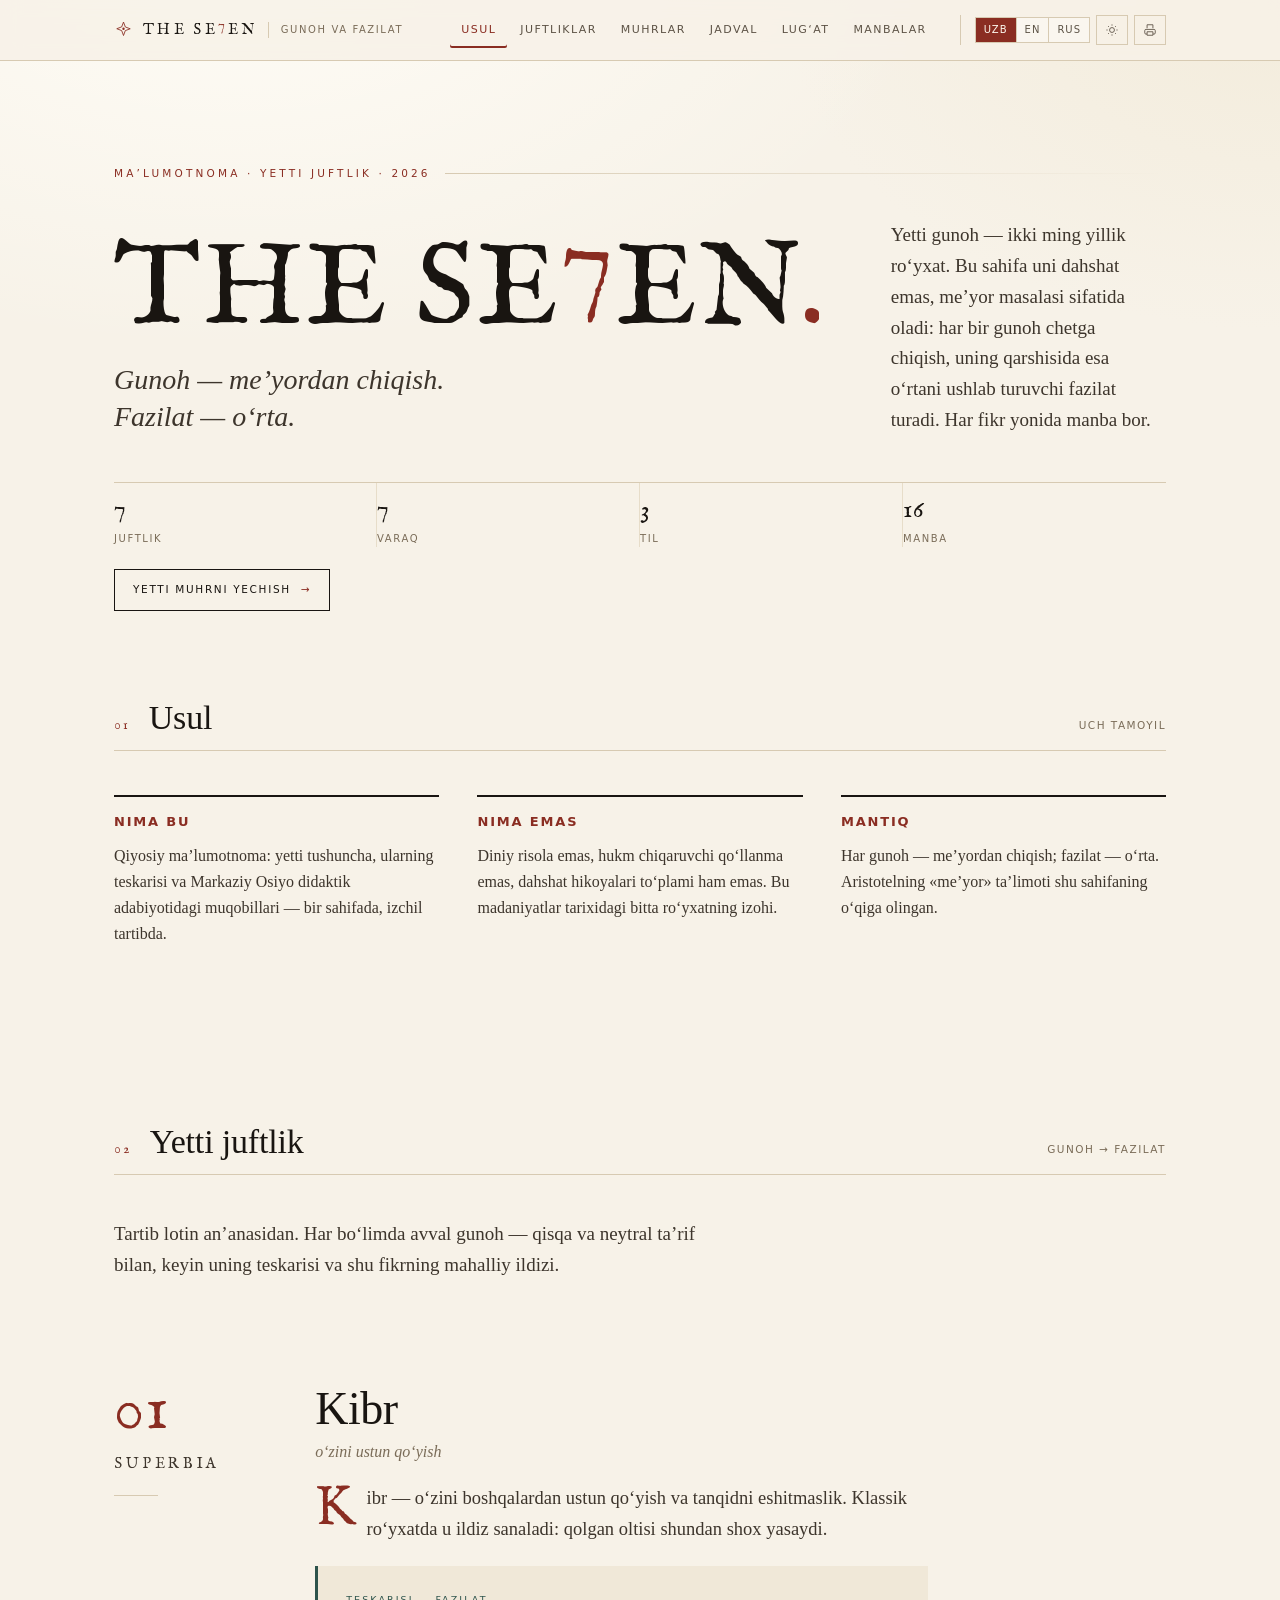
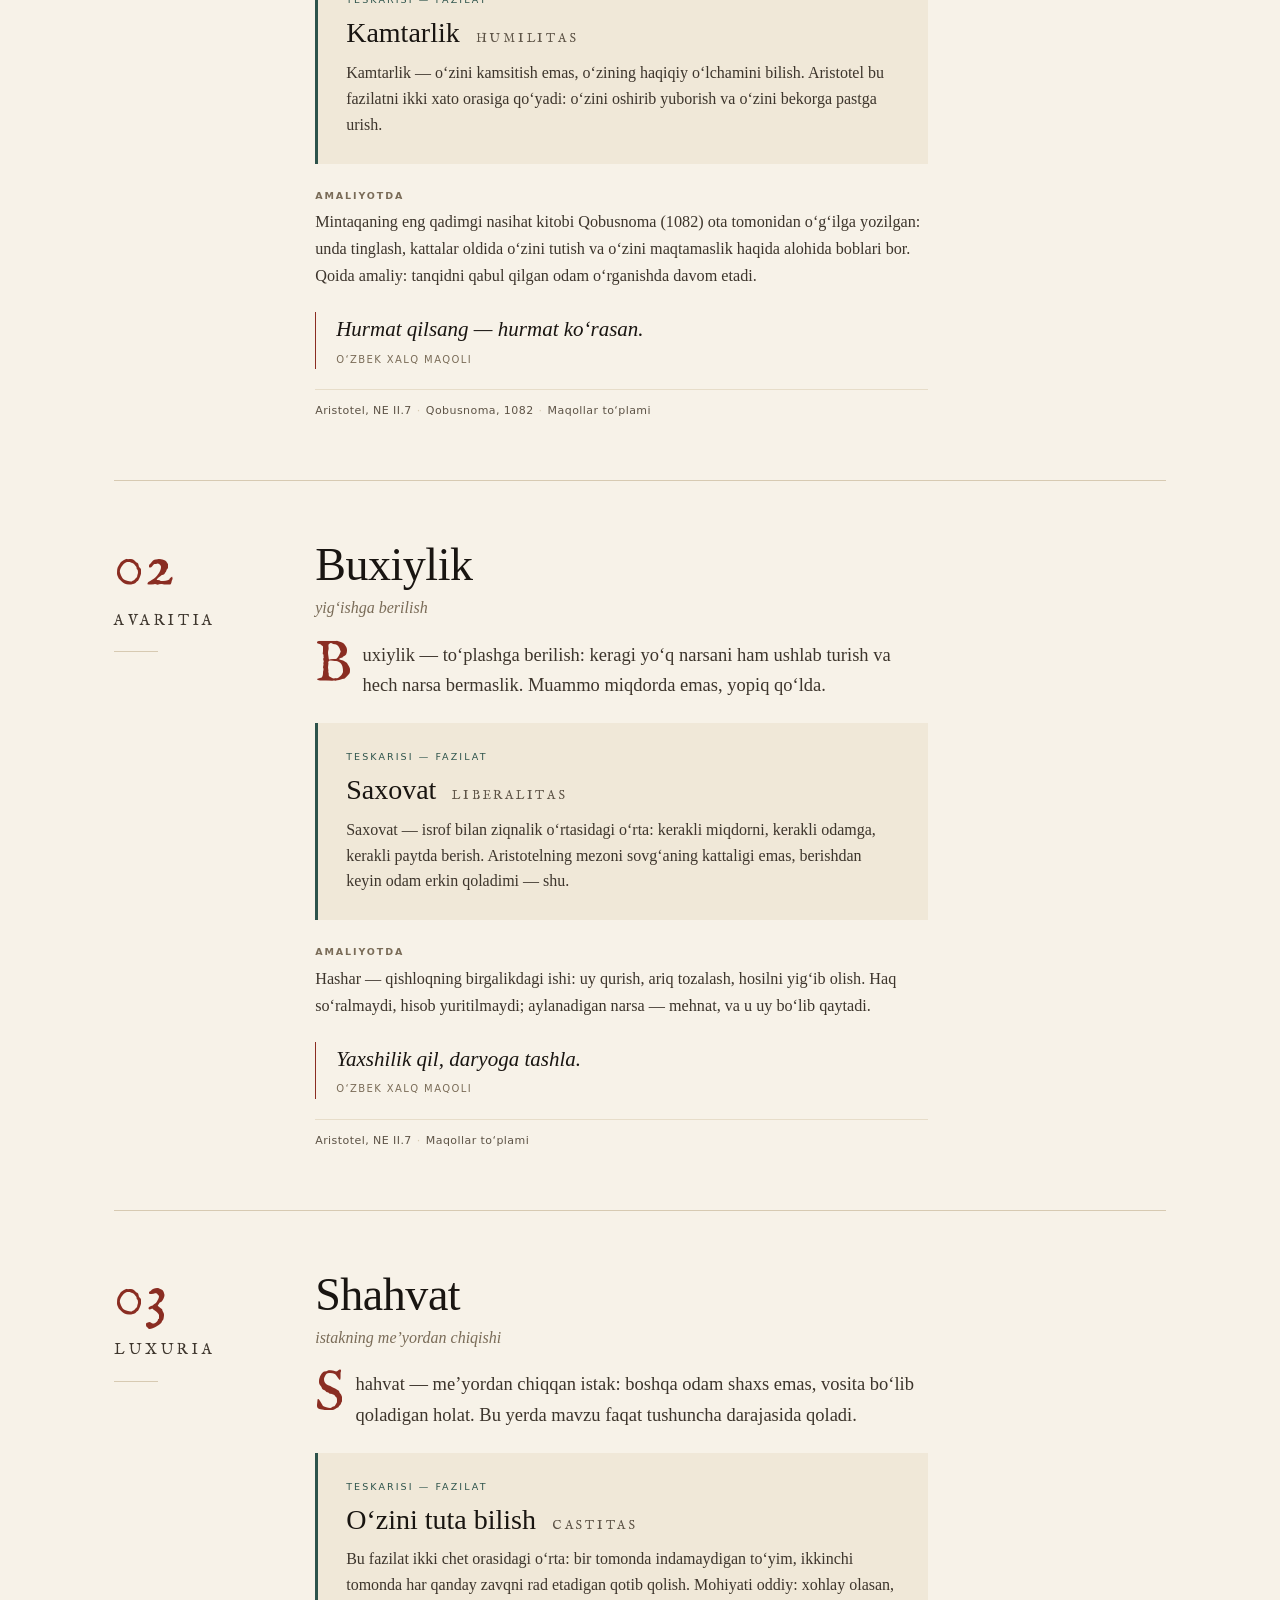
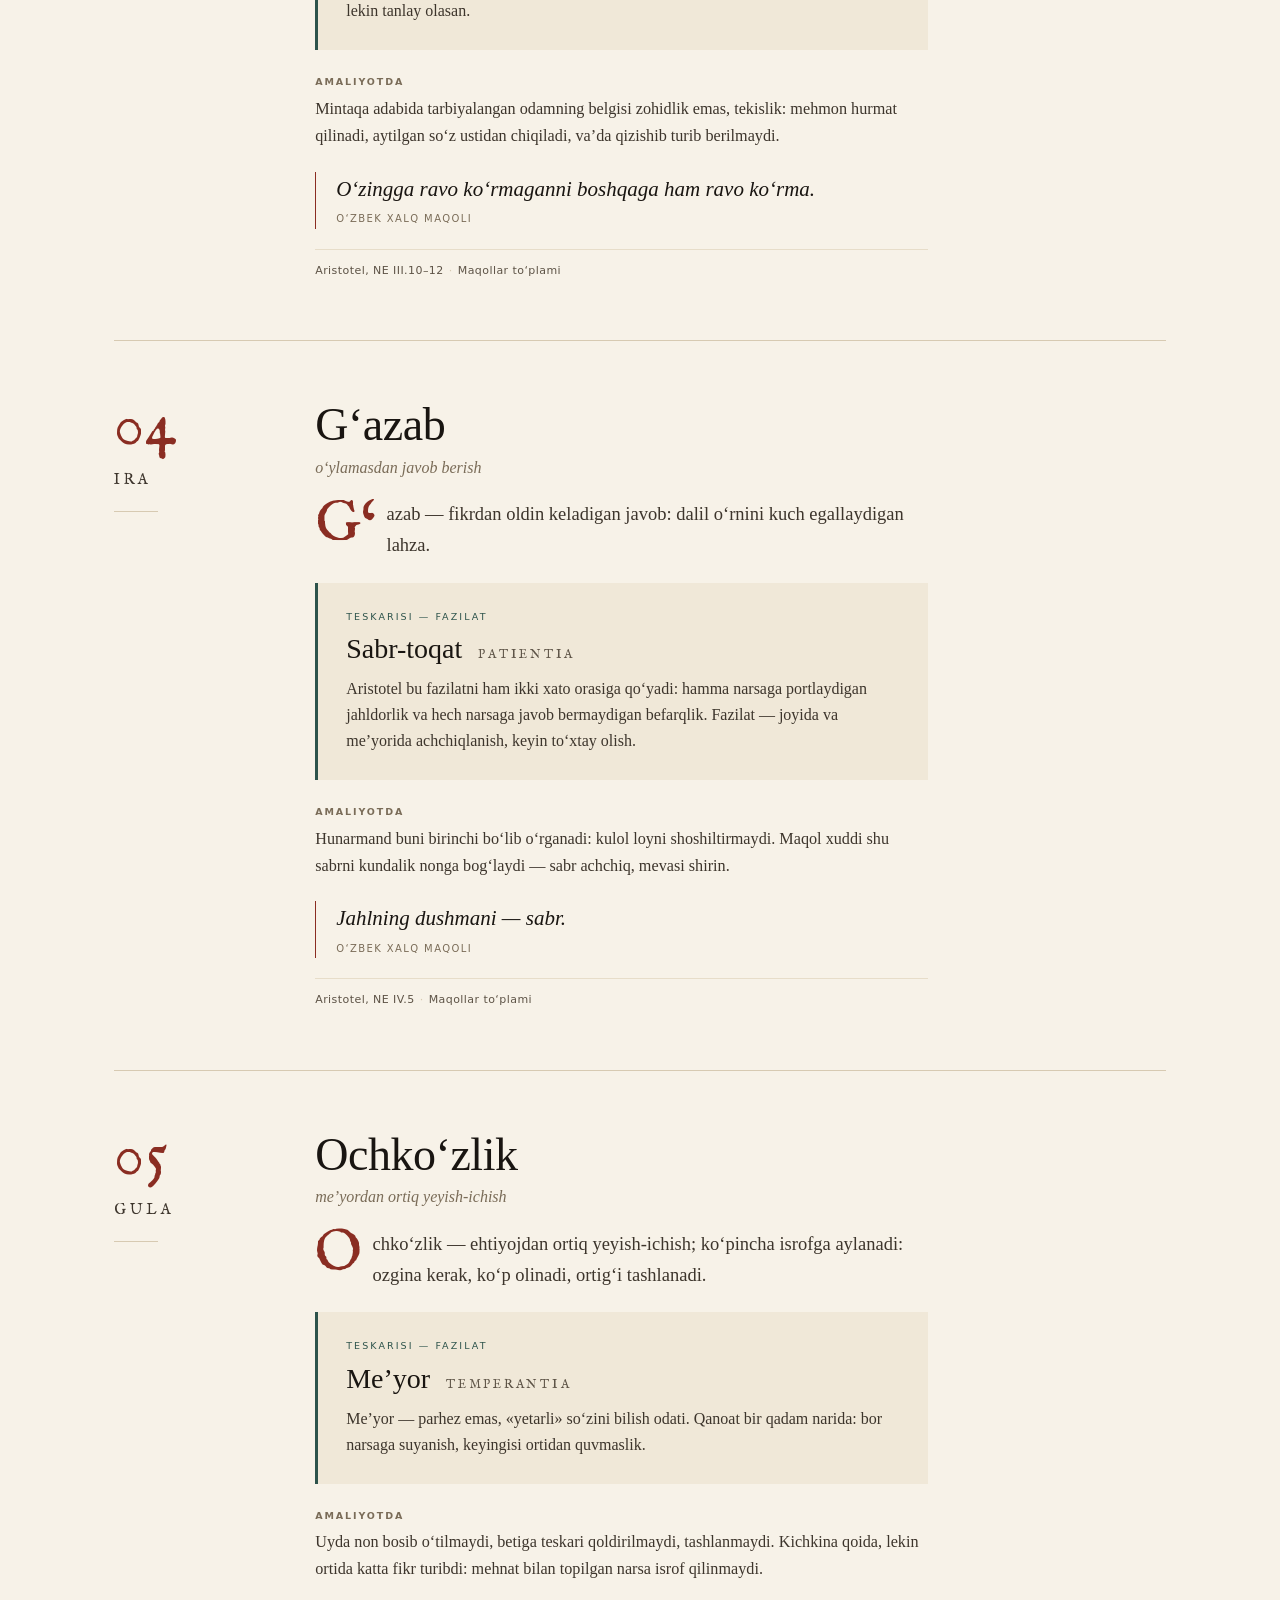
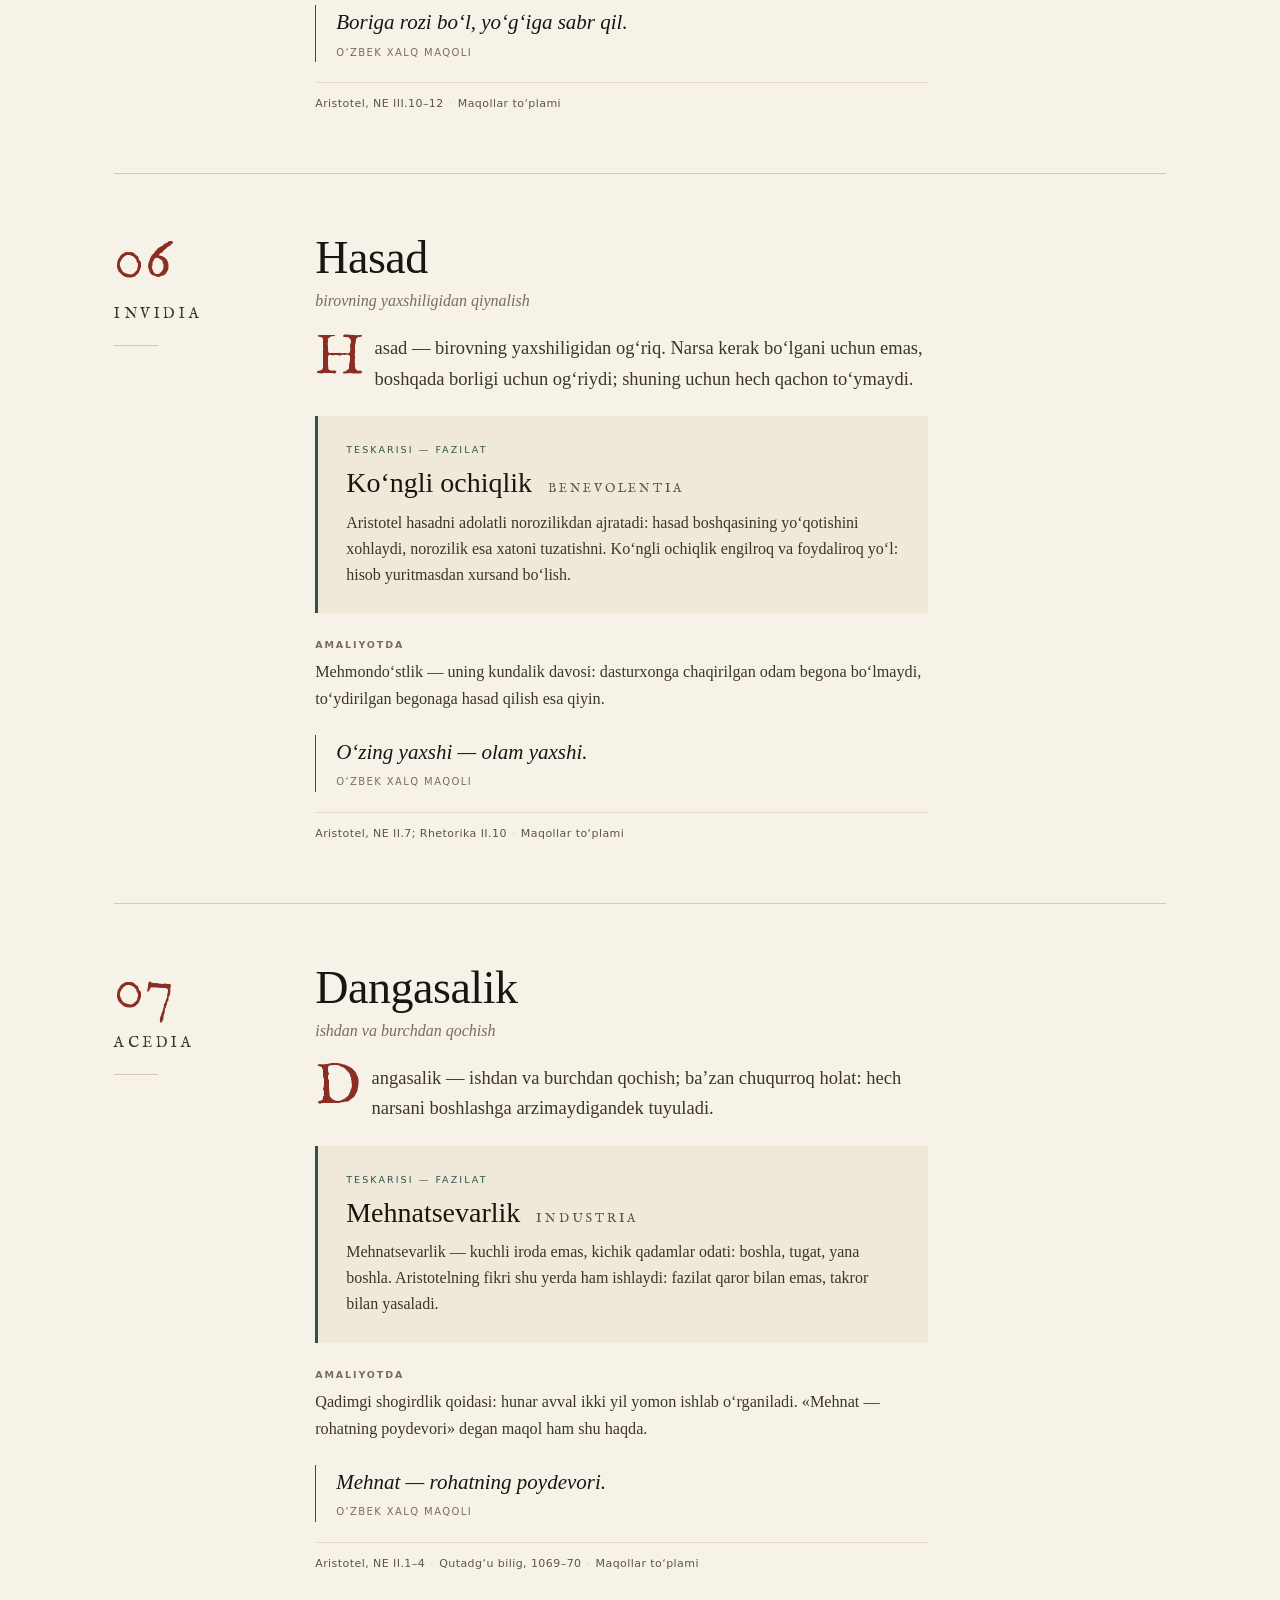
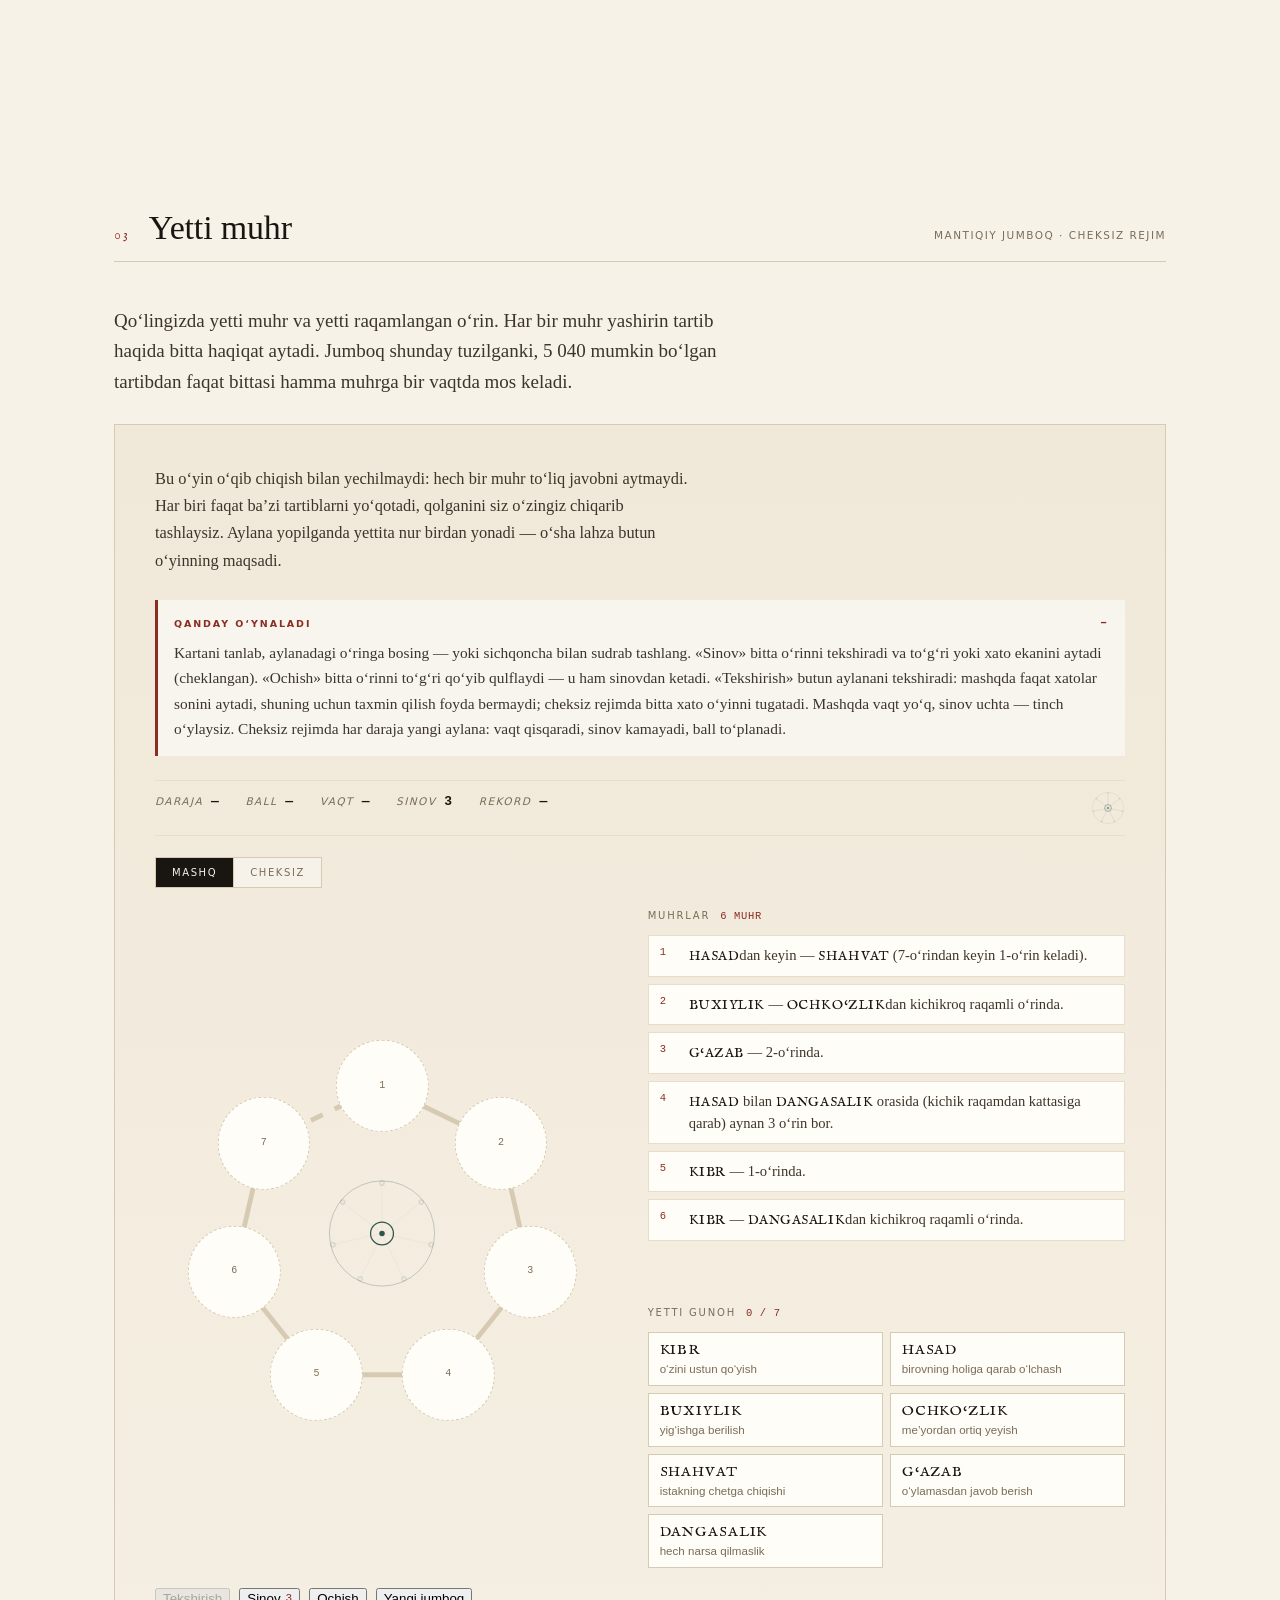
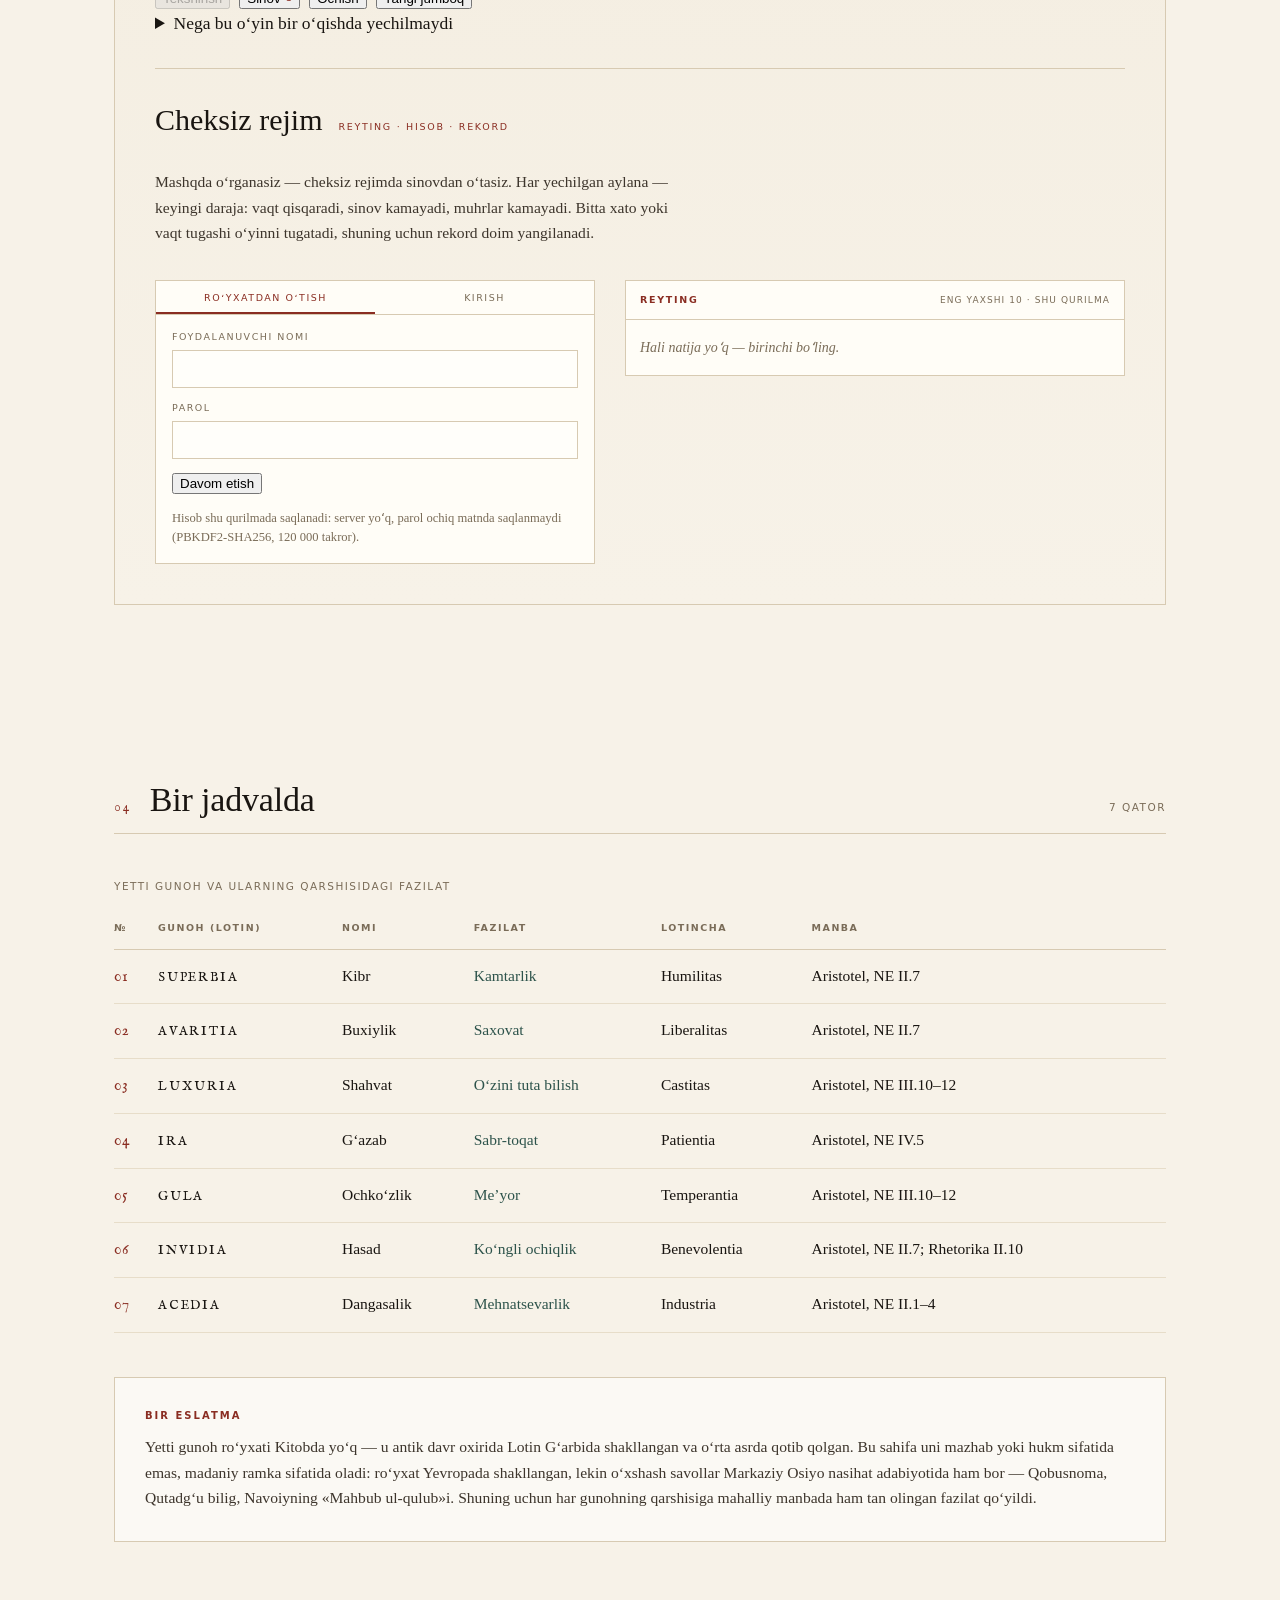
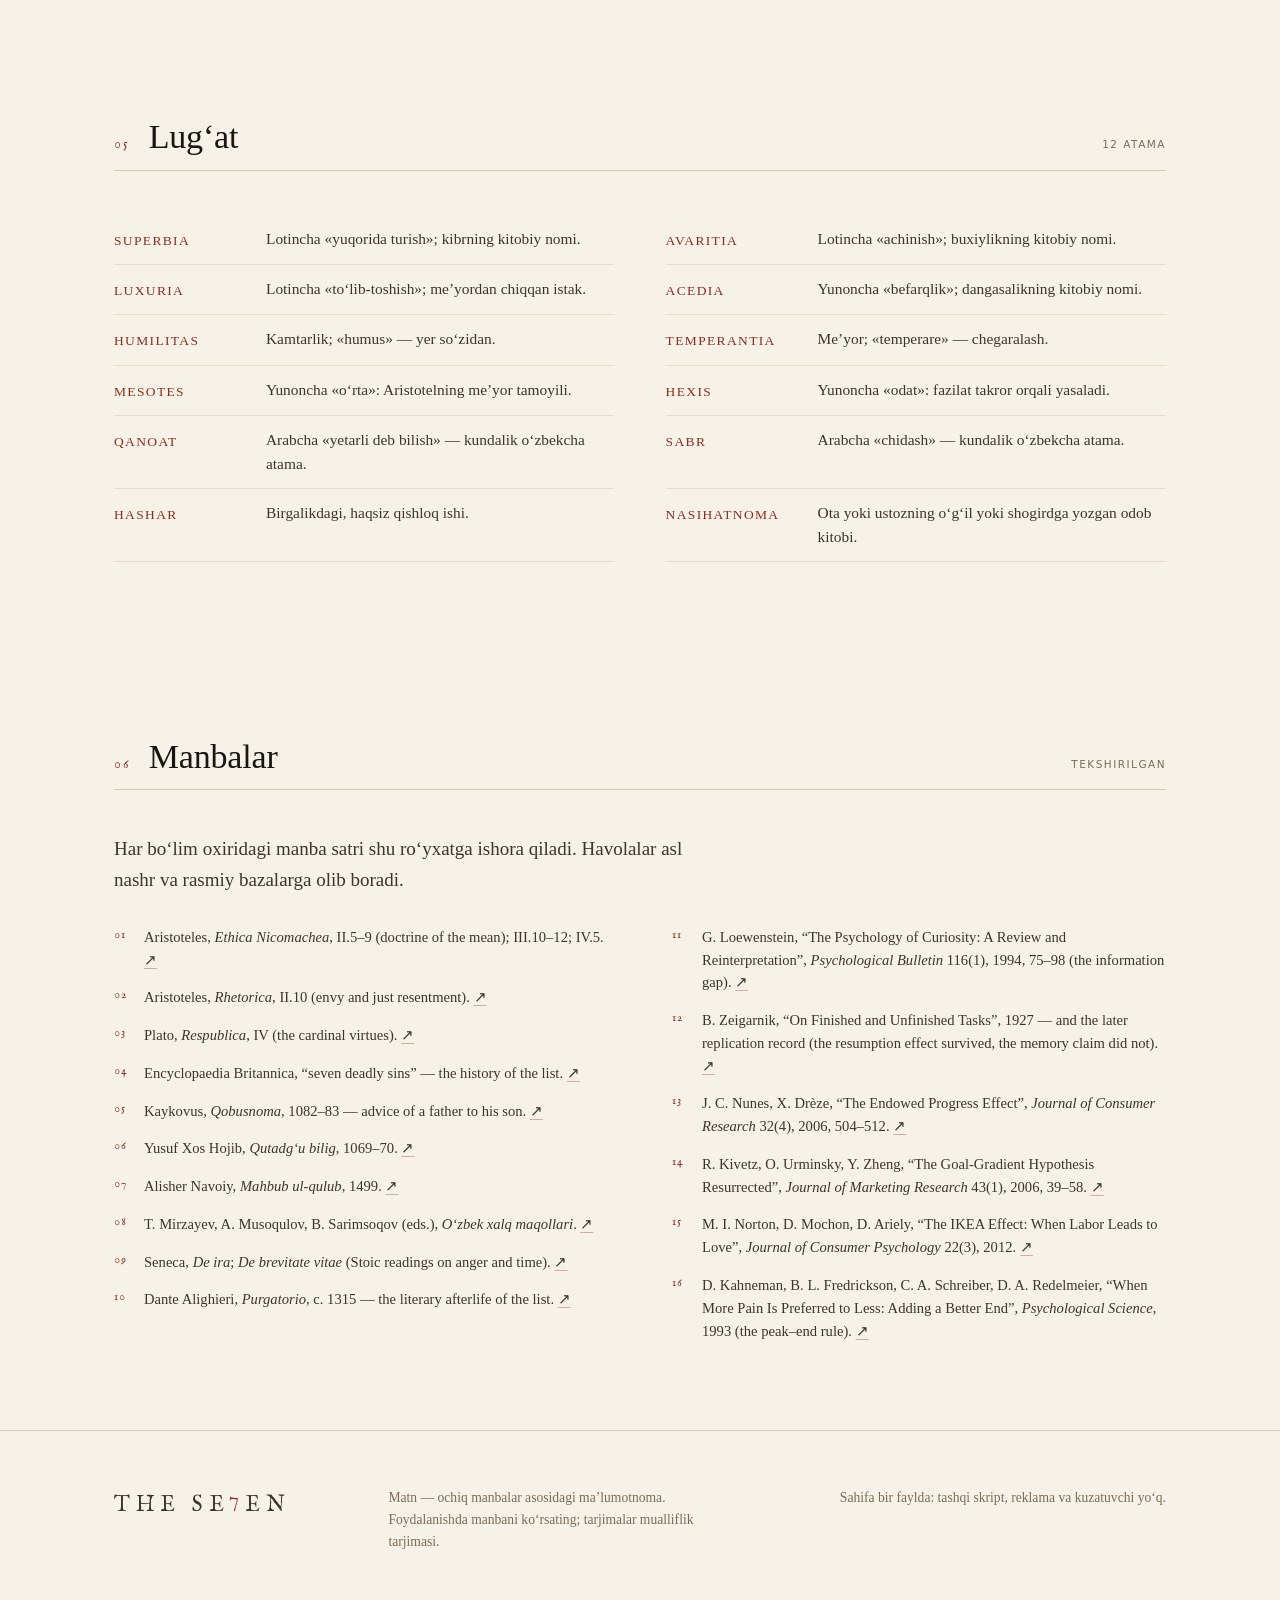
<file: index.html>
<!DOCTYPE html>
<html lang="uz">
<head>
<meta charset="utf-8">
<meta name="viewport" content="width=device-width, initial-scale=1, viewport-fit=cover">
<script>
(function(){
  var t = null;
  try { t = localStorage.getItem("se7en.theme"); } catch(e){}
  var sys = matchMedia("(prefers-color-scheme: dark)").matches ? "dark" : "light";
  document.documentElement.dataset.theme = (t === "dark" || t === "light") ? t : sys;
  document.documentElement.dataset.themeAuto = t ? "0" : "1";
})();
</script>
<title>The Se7en — gunoh va fazilat</title>
<meta name="description" content="Yetti gunoh va ularning teskarisi — yetti fazilat, va yetti muhrli mantiqiy o‘yin: 5 040 tartibdan faqat bittasi to‘g‘ri. Manbali ma’lumotnoma: Aristotel, Qobusnoma, Qutadg‘u bilig, xalq maqollari. UZB · EN · RUS.">
<meta name="color-scheme" content="light dark">
<meta property="og:title" content="The Se7en — gunoh va fazilat">
<meta property="og:description" content="Yetti juftlik va yetti muhr: mantiqiy o‘yin. Manbali, neytral ma’lumotnoma.">
<meta property="og:type" content="article">
<style>
@font-face{
  font-family:"Fell";
  src:url([data-uri]) format("woff2");
  font-weight:400; font-style:normal; font-display:swap;
}
:root{
  color-scheme:light;
  --paper:#f7f2e8; --paper-2:#f0e8d8; --paper-3:#e9dfcb;
  --ink:#191511; --ink-2:#3d352c; --ink-3:#5d5346; --muted:#7a6c58;
  --rule:#d7cab2; --rule-2:#e7ddc9;
  --accent:#8a2d22; --green:#2d534b; --gold:#8a6a2d;
  --on-accent:#fdf8ee; --surface:#fffdf7;
  --wash:rgba(255,255,255,.35); --wash-2:rgba(255,255,255,.55);
  --hover:rgba(25,21,17,.045); --sel:rgba(138,45,34,.14);
  --linkline:rgba(138,45,34,.45); --shadow:rgba(0,0,0,.5);
  --locked-wash:rgba(45,83,75,.07); --locked-line:rgba(45,83,75,.3);
  --topbar:rgba(247,242,232,.86); --topbar-solid:rgba(247,242,232,.985);
  --glow-1:#fffdf7; --glow-2:#f3ecdc;
  --serif:"Iowan Old Style","Palatino Linotype",Palatino,"Book Antiqua",Georgia,"Times New Roman",serif;
  --sans:ui-sans-serif,system-ui,-apple-system,"Segoe UI",Roboto,"Helvetica Neue",Arial,sans-serif;
  --mono:ui-monospace,SFMono-Regular,Menlo,Consolas,monospace;
  --maxw:1180px; --gutter:clamp(18px,5vw,64px);
}
/* night ink: the same letterpress page, printed on dark stock */
html[data-theme="dark"]{
  color-scheme:dark;
  --paper:#12100d; --paper-2:#17140f; --paper-3:#1e1a14;
  --ink:#f1e8d7; --ink-2:#d8cbb6; --ink-3:#b5a68e; --muted:#94866f;
  --rule:#3a3229; --rule-2:#2b251d;
  --accent:#d9765c; --green:#7fb9a9; --gold:#d6ae6a;
  --on-accent:#171310; --surface:#1a1611;
  --wash:rgba(255,255,255,.045); --wash-2:rgba(255,255,255,.07);
  --hover:rgba(255,255,255,.07); --sel:rgba(217,118,92,.24);
  --linkline:rgba(217,118,92,.5); --shadow:rgba(0,0,0,.75);
  --locked-wash:rgba(127,185,169,.12); --locked-line:rgba(127,185,169,.38);
  --topbar:rgba(18,16,13,.86); --topbar-solid:rgba(18,16,13,.985);
  --glow-1:#1c1813; --glow-2:#0d0b09;
}
*{box-sizing:border-box}
html{scroll-behavior:smooth; -webkit-text-size-adjust:100%}
body{
  margin:0; background:var(--paper); color:var(--ink);
  font-family:var(--serif); font-size:17.5px; line-height:1.66;
  font-kerning:normal; font-variant-ligatures:common-ligatures;
  background-image:
    radial-gradient(1200px 700px at 18% -8%, var(--glow-1) 0%, transparent 60%),
    radial-gradient(900px 600px at 100% 0%, var(--glow-2) 0%, transparent 55%);
  background-attachment:fixed;
}
::selection{background:var(--sel)}
a{color:inherit; text-underline-offset:.22em; text-decoration-thickness:1px; text-decoration-color:var(--linkline)}
a:hover{text-decoration-color:var(--accent)}
:focus-visible{outline:2px solid var(--accent); outline-offset:3px}
.cta{display:inline-flex; align-items:center; gap:10px; margin-top:22px; padding:11px 18px; border:1px solid var(--ink);
  font-family:var(--sans); font-size:10.5px; letter-spacing:.16em; text-transform:uppercase; text-decoration:none; color:var(--ink); transition:.25s}
.cta:hover{background:var(--accent); border-color:var(--accent); color:var(--on-accent)}
.cta i{font-style:normal; color:var(--accent); transition:.25s}
.cta:hover i{color:var(--on-accent)}
.wrap{max-width:var(--maxw); margin:0 auto; padding:0 var(--gutter)}

/* ── header ───────────────────────────────────────────────── */
.top{position:sticky; top:0; z-index:40; background:var(--topbar);
  -webkit-backdrop-filter:saturate(120%) blur(10px); backdrop-filter:saturate(120%) blur(10px);
  border-bottom:1px solid var(--rule)}
.top-in{max-width:var(--maxw); margin:0 auto; padding:0 var(--gutter); height:60px; display:flex; align-items:center; gap:22px}
.brand{display:flex; align-items:center; gap:10px; text-decoration:none; flex:0 0 auto}
.brand svg{display:block; color:var(--accent)}
.brand b{font-family:"Fell",var(--serif); font-weight:400; font-size:15px; letter-spacing:.22em; text-transform:uppercase}
.brand b i{font-style:normal; color:var(--accent)}
.brand span{font-family:var(--sans); font-size:10px; letter-spacing:.16em; text-transform:uppercase; color:var(--muted); border-left:1px solid var(--rule); padding-left:12px}
nav.links{display:flex; gap:2px; margin-left:auto; flex-wrap:nowrap}
nav.links a{font-family:var(--sans); font-size:11px; letter-spacing:.13em; text-transform:uppercase; color:var(--ink-3);
  text-decoration:none; padding:9px 11px; border-radius:2px; white-space:nowrap; transition:color .25s, background .25s}
nav.links a:hover{color:var(--ink); background:var(--hover)}
nav.links a.on{color:var(--accent); box-shadow:inset 0 -2px 0 var(--accent)}
.tools{display:flex; align-items:center; gap:6px; flex:0 0 auto; padding-left:14px; border-left:1px solid var(--rule)}
.lang{display:flex; border:1px solid var(--rule); background:var(--wash)}
.lang button{font-family:var(--sans); font-size:10px; letter-spacing:.10em; text-transform:uppercase;
  background:none; border:0; color:var(--ink-3); padding:7px 8px; cursor:pointer; line-height:1}
.lang button+button{border-left:1px solid var(--rule)}
.lang button[aria-pressed="true"]{background:var(--accent); color:var(--on-accent)}
.icon{width:32px; height:30px; display:grid; place-items:center; background:none; border:1px solid var(--rule); color:var(--ink-3); cursor:pointer}
.icon:hover{color:var(--accent); border-color:var(--accent)}
.theme .i-moon{display:none}
html[data-theme="dark"] .theme .i-sun{display:none}
html[data-theme="dark"] .theme .i-moon{display:block}

/* ── hero ─────────────────────────────────────────────────── */
.hero{padding:clamp(48px,9vw,104px) 0 clamp(30px,5vw,52px); overflow:hidden}
.hero .kicker{font-family:var(--sans); font-size:10.5px; letter-spacing:.30em; text-transform:uppercase; color:var(--accent); display:flex; align-items:center; gap:14px}
.hero .kicker::after{content:""; height:1px; flex:1; background:linear-gradient(90deg,var(--rule),transparent)}
h1.title{font-family:"Fell",var(--serif); font-weight:400; font-size:clamp(44px,9.4vw,118px); line-height:.9; white-space:nowrap; letter-spacing:.015em; margin:clamp(16px,3vw,28px) 0 0}
h1.title .n{color:var(--accent)}
/* IM Fell draws 7 as an old-style figure that hangs below the baseline:
   lift it by its own descender so the wordmark sits on one line */
.s7{display:inline-block; transform:translateY(-.235em)}
.sub{font-size:clamp(19px,2.6vw,28px); line-height:1.32; font-style:italic; color:var(--ink-2); margin:18px 0 0; max-width:26ch}
.hero-grid{display:grid; grid-template-columns:1.05fr .95fr; gap:clamp(24px,5vw,72px); align-items:end}
.lede{font-size:clamp(16.5px,1.5vw,19px); line-height:1.62; color:var(--ink-2); max-width:56ch; margin:clamp(24px,4vw,38px) 0 0}
.lede strong{font-weight:400; color:var(--ink); box-shadow:inset 0 -.42em 0 rgba(138,45,34,.13)}
.meta{display:grid; grid-template-columns:repeat(4,1fr); border-top:1px solid var(--rule); margin-top:clamp(28px,4vw,46px)}
.meta div{padding:14px 14px 0 0; border-right:1px solid var(--rule-2)}
.meta div:last-child{border-right:0}
.meta b{display:block; font-family:"Fell",var(--serif); font-weight:400; font-size:26px; line-height:1}
.meta span{display:block; font-family:var(--sans); font-size:10px; letter-spacing:.16em; text-transform:uppercase; color:var(--muted); margin-top:8px}

/* ── sections ─────────────────────────────────────────────── */
section{padding:clamp(44px,7vw,88px) 0; scroll-margin-top:76px}
.sec-head{display:flex; align-items:baseline; gap:18px; border-bottom:1px solid var(--rule); padding-bottom:14px; margin-bottom:clamp(26px,4vw,44px)}
.sec-head h2{font-size:clamp(24px,3.2vw,34px); font-weight:400; margin:0; line-height:1.1; letter-spacing:-.005em}
.sec-head .no{font-family:"Fell",var(--serif); font-size:13px; letter-spacing:.18em; color:var(--accent); flex:0 0 auto}
.sec-head .hint{margin-left:auto; font-family:var(--sans); font-size:10.5px; letter-spacing:.14em; text-transform:uppercase; color:var(--muted); text-align:right}
.usul{display:grid; grid-template-columns:repeat(3,1fr); gap:clamp(20px,3vw,40px)}
.usul h3{font-size:13px; font-family:var(--sans); font-weight:600; letter-spacing:.14em; text-transform:uppercase; color:var(--accent); margin:0 0 10px; padding-top:14px; border-top:2px solid var(--ink)}
.usul p{margin:0; font-size:16px; line-height:1.62; color:var(--ink-2)}

/* ── entries ──────────────────────────────────────────────── */
.entry{display:grid; grid-template-columns:150px 1fr; gap:clamp(18px,4vw,54px); padding:clamp(34px,5vw,60px) 0; border-top:1px solid var(--rule)}
.entry:first-child{border-top:0}
.entry .rail{position:sticky; top:86px; align-self:start}
.entry .num{font-family:"Fell",var(--serif); font-size:clamp(44px,6vw,64px); line-height:.8; color:var(--accent); display:block; letter-spacing:.02em}
.entry .lat{font-family:"Fell",var(--serif); font-size:15px; letter-spacing:.24em; text-transform:uppercase; color:var(--ink-2); display:block; margin-top:16px}
.entry .rail .mark{display:block; width:44px; height:1px; background:var(--rule); margin-top:18px}
.entry .body{max-width:70ch}
.entry h3{font-size:clamp(30px,4.4vw,46px); font-weight:400; line-height:1.04; margin:0 0 6px; letter-spacing:-.01em}
.entry .gloss{font-style:italic; color:var(--muted); font-size:16px; margin:0 0 18px}
.entry p.def{font-size:clamp(16.5px,1.6vw,18.5px); line-height:1.66; margin:0 0 22px; color:var(--ink-2)}
.entry p.def::first-letter{font-family:"Fell",var(--serif); font-size:3.1em; line-height:.78; float:left; margin:.06em .18em 0 0; color:var(--accent)}
.virtue{background:var(--paper-2); border-left:3px solid var(--green); padding:clamp(18px,2.6vw,26px) clamp(18px,2.6vw,28px); margin:0 0 24px}
.virtue .lbl{font-family:var(--sans); font-size:9.5px; letter-spacing:.22em; text-transform:uppercase; color:var(--green); display:block; margin-bottom:10px}
.virtue .names{display:flex; flex-wrap:wrap; align-items:baseline; gap:10px 16px; margin-bottom:10px}
.virtue .vname{font-size:clamp(22px,2.8vw,28px); line-height:1.1}
.virtue .vlat{font-family:"Fell",var(--serif); font-size:12.5px; letter-spacing:.22em; text-transform:uppercase; color:var(--ink-3)}
.virtue p{margin:0; font-size:16px; line-height:1.62; color:var(--ink-2)}
.entry .practice{margin:0 0 22px; font-size:16.2px; line-height:1.66; color:var(--ink-2)}
.entry .practice b{font-family:var(--sans); font-size:9.5px; letter-spacing:.2em; text-transform:uppercase; color:var(--muted); display:block; margin-bottom:6px; font-weight:600}
blockquote{margin:0 0 20px; padding:2px 0 2px 20px; border-left:1px solid var(--accent); font-size:clamp(18px,2.1vw,21px); font-style:italic; line-height:1.45}
blockquote cite{display:block; font-style:normal; font-family:var(--sans); font-size:10px; letter-spacing:.14em; text-transform:uppercase; color:var(--muted); margin-top:8px}
.refs{font-family:var(--sans); font-size:11px; letter-spacing:.04em; color:var(--ink-3); border-top:1px solid var(--rule-2); padding-top:12px; display:flex; flex-wrap:wrap; gap:6px 14px}
.refs span{position:relative}
.refs span+span::before{content:"·"; position:absolute; left:-9px; color:var(--rule)}

/* ── puzzle ───────────────────────────────────────────────── */
.puzzle{background:linear-gradient(180deg,var(--paper-2),var(--paper)); border:1px solid var(--rule); padding:clamp(20px,3.4vw,40px)}
.pz-intro{max-width:66ch; margin:0 0 clamp(18px,3vw,26px); color:var(--ink-2); font-size:16.4px}
.pz-rule{margin:0 0 24px; padding:14px 16px; border-left:3px solid var(--accent); background:var(--wash-2); font-size:15.4px; color:var(--ink-2)}
.pz-rule summary{font-family:var(--sans); font-size:9.5px; letter-spacing:.2em; text-transform:uppercase; color:var(--accent); font-weight:600; cursor:pointer; list-style:none; display:flex; align-items:center; gap:8px}
.pz-rule summary::-webkit-details-marker{display:none}
.pz-rule summary::after{content:"+"; font-family:var(--mono); font-size:12px; color:var(--accent); margin-left:auto}
.pz-rule[open] summary::after{content:"–"}
.pz-rule[open] summary{margin-bottom:6px}
.pz-rule > span{display:block}
.pz-hud.wrap{margin-top:18px}
.pz-hud{display:flex; flex-wrap:wrap; gap:6px 26px; margin:0 0 20px; padding:10px 0; border-top:1px solid var(--rule-2); border-bottom:1px solid var(--rule-2); font-family:var(--sans); font-size:10.5px; letter-spacing:.14em; text-transform:uppercase; color:var(--muted)}
.pz-hud span{display:inline-flex; align-items:baseline; gap:8px}
.pz-hud b{font-family:var(--mono); font-size:13px; letter-spacing:.04em; color:var(--ink); font-variant-numeric:tabular-nums}
.pz-hud b.rec{color:var(--green)}
.pz-mini{margin-left:auto}
.pz-mini svg{width:34px; height:34px; color:var(--green)}
.pz-mini .ray{opacity:.16; transition:opacity .45s ease}
.pz-mini .ray.on{opacity:1}
/* ── the seven seals: a deduction board ───────────────────── */
.mode{display:inline-flex; border:1px solid var(--rule); margin:0 0 20px; background:var(--wash)}
.mode button{font-family:var(--sans); font-size:10px; letter-spacing:.16em; text-transform:uppercase; padding:9px 16px; border:0; background:none; color:var(--muted); cursor:pointer}
.mode button+button{border-left:1px solid var(--rule)}
.mode button[aria-pressed="true"]{background:var(--ink); color:var(--paper)}
.mode button[aria-pressed="true"]:hover{background:var(--accent); color:var(--on-accent)}
.board{display:grid; grid-template-columns:minmax(300px,1fr) minmax(320px,1.05fr); grid-template-rows:auto auto;
  grid-template-areas:"ring clues" "ring tray"; gap:clamp(18px,3vw,38px) clamp(18px,3vw,38px); align-items:start}
.board .ring{grid-area:ring; align-self:center}
.board .side{grid-area:clues; display:block}
.board .tray-col{grid-area:tray; margin-top:clamp(16px,2.4vw,26px)}
.ring{position:relative; width:100%; aspect-ratio:1; max-width:440px; margin:0 auto}
.ring svg{position:absolute; inset:0; width:100%; height:100%; overflow:visible}
.ring svg line{stroke:var(--rule); stroke-width:1.1; transition:stroke .5s ease, stroke-width .5s ease}
.ring svg line.on{stroke:var(--green); stroke-width:2}
.ring svg line.close{stroke-dasharray:3 3}
.ring svg line.close.on{stroke-dasharray:none}
.seat{position:absolute; width:21%; aspect-ratio:1; transform:translate(-50%,-50%); border:1px dashed var(--rule); border-radius:50%;
  background:var(--surface); display:flex; flex-direction:column; align-items:center; justify-content:center; gap:1px;
  font-family:var(--sans); text-align:center; cursor:pointer; transition:border-color .25s, background .25s, transform .2s, box-shadow .25s; padding:4px}
.seat:hover{border-color:var(--accent)}
.seat .num{font-family:var(--mono); font-size:10px; color:var(--muted); line-height:1}
.seat .nm{font-family:"Fell",var(--serif); font-size:clamp(8.4px,1.02vw,11px); letter-spacing:.03em; line-height:1.06; color:var(--ink); text-transform:uppercase; max-width:94%; white-space:nowrap; overflow:hidden; text-align:center}
.seat .nm.long{font-size:clamp(7.2px,.88vw,9.4px); letter-spacing:.01em}
.seat .nm.longer{font-size:clamp(6.3px,.78vw,8.2px); letter-spacing:0}
.seat.filled{border-style:solid; border-color:var(--ink-3); background:var(--paper-2)}
.seat.filled .num{color:var(--accent)}
.seat.sel{border-color:var(--accent); box-shadow:0 0 0 3px var(--sel)}
.seat.hot{border-color:var(--green); background:var(--locked-wash)}
.seat.lock{border-color:var(--green); background:var(--locked-wash); cursor:default}
.seat.ok{border-color:var(--green); box-shadow:0 0 0 2px var(--locked-wash)}
.seat.no{border-color:var(--accent); animation:shake .42s ease}
.seat.solved{border-color:var(--green); background:var(--locked-wash)}
.seat .badge{position:absolute; top:-6px; right:-4px; width:16px; height:16px; border-radius:50%; display:grid; place-items:center; font-size:9px; color:var(--on-accent); background:var(--green)}
.seat .badge.bad{background:var(--accent)}
.ring .hub{position:absolute; left:50%; top:50%; transform:translate(-50%,-50%); width:26%; text-align:center; color:var(--muted)}
.ring .hub svg{position:static; width:100%; height:auto; color:var(--green)}
.ring .hub .ray{opacity:.13; transition:opacity .5s ease}
.ring .hub .ray.on{opacity:1}
.side{display:grid; gap:20px}
.clue-list{list-style:none; margin:0; padding:0; display:grid; gap:7px; counter-reset:c}
.clue-list li{counter-increment:c; position:relative; padding:9px 12px 9px 40px; border:1px solid var(--rule-2); background:var(--surface); font-size:14.6px; line-height:1.45; color:var(--ink-2)}
.clue-list li::before{content:counter(c); position:absolute; left:11px; top:9px; font-family:var(--mono); font-size:10.5px; color:var(--accent)}
.clue-list li b{font-weight:400; color:var(--ink); font-family:"Fell",var(--serif); letter-spacing:.04em; text-transform:uppercase; font-size:13.5px}
.tray{list-style:none; margin:0; padding:0; display:grid; gap:7px; grid-template-columns:1fr 1fr}
.card2{width:100%; text-align:left; border:1px solid var(--rule); background:var(--surface); padding:8px 11px; cursor:pointer; transition:border-color .2s, background .2s, transform .2s; display:block}
.card2:hover{border-color:var(--accent)}
.card2 .nm{display:block; font-family:"Fell",var(--serif); font-size:14.5px; letter-spacing:.06em; text-transform:uppercase; color:var(--ink)}
.card2 .tr{display:block; font-size:11.6px; line-height:1.35; color:var(--muted); margin-top:2px}
.card2.sel{border-color:var(--accent); background:var(--sel); box-shadow:inset 0 0 0 1px var(--accent)}
.card2.used{opacity:.32; pointer-events:none}
.card2.dragging{opacity:.35}
.drag-ghost{position:fixed; left:0; top:0; z-index:200; pointer-events:none; margin:0; max-width:280px; background:var(--surface);
  box-shadow:0 22px 40px -22px var(--shadow); transform-origin:0 0; border-color:var(--accent)}
body.dragging-card{user-select:none; cursor:grabbing}
.pz-col-t{display:flex; align-items:baseline; gap:10px; margin:0 0 10px; font-family:var(--sans); font-size:10px; letter-spacing:.18em; text-transform:uppercase; color:var(--muted)}
.pz-col-t em{font-style:normal; font-family:var(--mono); font-size:10.5px; letter-spacing:.06em; color:var(--accent)}
.pz-loop{margin:4px 0 0; text-align:center; font-size:clamp(15px,1.7vw,18px); line-height:1.5; color:var(--ink-2)}
.pz-loop b{margin-right:9px; font-weight:400; font-family:var(--sans); font-size:10px; letter-spacing:.18em; text-transform:uppercase; color:var(--muted)}
.m-acts{display:flex; flex-wrap:wrap; gap:9px; align-items:center; margin-top:20px}
.m-acts .n{font-family:var(--mono); font-size:11px; color:var(--accent); margin-left:5px}
.m-acts .btn{display:inline-flex; align-items:center}
@media (max-width:980px){
  /* on a phone the ring stays on top and the cards sit right under it:
     pick a card, tap the seat above — no scrolling between them */
  .board{grid-template-columns:1fr; grid-template-rows:auto auto auto;
    grid-template-areas:"ring" "tray" "clues"; gap:14px}
  .ring{max-width:290px; margin-bottom:2px}
  .seat{width:22.5%}
  .seat .nm{font-size:9.4px}
  .board .tray-col{margin-top:0}
  .tray{grid-template-columns:repeat(3,1fr); gap:6px}
  .card2{padding:7px 8px}
  .card2 .nm{font-size:12.4px; letter-spacing:.03em}
  .card2 .tr{font-size:10.2px; line-height:1.25; margin-top:1px}
  .board .side{margin-top:6px}
  .m-acts .btn{flex:1 1 auto; justify-content:center}
}
@media (max-width:600px){
  /* a phone holds the ring, the cards and the seals on one screen:
     the one-line trait goes, the name is what the seals speak of */
  .card2 .tr{display:none}
  .card2{padding:9px 8px; text-align:center}
  .card2 .nm{font-size:12px; letter-spacing:.02em}
  .seat .nm{font-size:8.9px}
}
.pz-done{margin-top:26px; padding-top:24px; border-top:1px solid var(--rule); display:none}
.pz-done.show{display:block; animation:fade .8s ease}
@keyframes fade{from{opacity:0; transform:translateY(8px)}to{opacity:1; transform:none}}
.pz-done h4{margin:0 0 14px; font-size:clamp(20px,2.6vw,26px); font-weight:400}
.pz-pairs{list-style:none; margin:0 0 18px; padding:0; display:grid; grid-template-columns:repeat(auto-fit,minmax(240px,1fr)); gap:6px 24px}
.pz-pairs li{font-size:14.6px; color:var(--ink-2); display:flex; gap:8px; align-items:baseline; padding:6px 0; border-bottom:1px solid var(--rule-2)}
.pz-pairs li b{font-weight:400; color:var(--ink)}
.pz-pairs li i{font-style:normal; color:var(--green)}
.pz-pairs li s{color:var(--muted); font-size:13px; text-decoration:none; margin-left:auto; font-family:var(--sans); letter-spacing:.04em}
.pz-win{margin:18px 0 0; display:flex; flex-wrap:wrap; justify-content:center; gap:6px 0; font-family:var(--sans); font-size:10.5px; letter-spacing:.14em; text-transform:uppercase; color:var(--muted)}
.pz-win .st{display:inline-flex; align-items:baseline; gap:6px; white-space:nowrap}
.pz-win .st+.st{border-left:1px solid var(--rule); margin-left:12px; padding-left:12px}
.pz-win em{border-bottom:1px solid var(--green); padding-bottom:1px}
.pz-win b{font-family:var(--mono); font-size:12.5px; letter-spacing:.04em; color:var(--ink); font-variant-numeric:tabular-nums}
.pz-win em{font-style:normal; color:var(--green)}
.pz-win-actions{display:flex; flex-wrap:wrap; gap:10px; justify-content:center; margin-top:22px}
.pz-close{font-size:17px; font-style:italic; color:var(--ink); margin:0}
.pz-seal{display:flex; justify-content:center; margin:6px 0 18px}
.pz-seal svg{width:132px; height:132px; overflow:visible; color:var(--green)}
.pz-seal .ray{opacity:.13; transition:opacity .5s ease}
.pz-seal .ray.on{transition:opacity .5s ease}
.pz-seal .ray.on{opacity:1}

/* ── table ────────────────────────────────────────────────── */
.tbl-wrap{overflow-x:auto; -webkit-overflow-scrolling:touch}
table{border-collapse:collapse; width:100%; min-width:660px; font-size:15.5px}
caption{text-align:left; font-family:var(--sans); font-size:10.5px; letter-spacing:.14em; text-transform:uppercase; color:var(--muted); padding-bottom:12px}
th,td{text-align:left; padding:13px 14px 13px 0; border-bottom:1px solid var(--rule-2); vertical-align:baseline}
th{font-family:var(--sans); font-size:9.5px; letter-spacing:.16em; text-transform:uppercase; color:var(--muted); font-weight:600; border-bottom:1px solid var(--rule)}
td.n{font-family:"Fell",var(--serif); color:var(--accent); width:44px}
td.lat{font-family:"Fell",var(--serif); letter-spacing:.14em; text-transform:uppercase; font-size:13px}
td.v{color:var(--green)}
tr:hover td{background:var(--wash-2)}
.note{margin-top:clamp(28px,4vw,44px); padding:clamp(20px,3vw,30px); background:var(--wash-2); border:1px solid var(--rule)}
.note h4{font-family:var(--sans); font-size:10px; letter-spacing:.2em; text-transform:uppercase; color:var(--accent); margin:0 0 10px; font-weight:600}
.note p{margin:0; font-size:15.6px; line-height:1.64; color:var(--ink-2)}

/* ── glossary ─────────────────────────────────────────────── */
dl.gloss{display:grid; grid-template-columns:repeat(2,minmax(0,1fr)); gap:0 clamp(24px,4vw,56px); margin:0}
dl.gloss div{display:grid; grid-template-columns:136px 1fr; gap:16px; padding:12px 0; border-bottom:1px solid var(--rule-2)}
dl.gloss dt{font-family:var(--serif); font-size:13.5px; letter-spacing:.1em; text-transform:uppercase; color:var(--accent); padding-top:3px}
dl.gloss dd{margin:0; font-size:15.4px; line-height:1.55; color:var(--ink-2)}

/* ── sources ──────────────────────────────────────────────── */
ol.src{margin:0; padding:0; list-style:none; counter-reset:s; columns:2; column-gap:clamp(28px,5vw,64px); font-size:14.6px; line-height:1.56; color:var(--ink-2)}
ol.src li{counter-increment:s; break-inside:avoid; margin:0 0 15px; padding-left:30px; position:relative}
ol.src li::before{content:counter(s,decimal-leading-zero); position:absolute; left:0; top:1px; font-family:"Fell",var(--serif); font-size:11.5px; letter-spacing:.08em; color:var(--accent)}
ol.src li i{font-style:italic}
ol.src a{text-decoration-color:rgba(138,45,34,.35)}

footer{border-top:1px solid var(--rule); padding:clamp(30px,5vw,56px) 0 clamp(40px,6vw,70px)}
.foot{display:flex; flex-wrap:wrap; gap:18px 40px; align-items:flex-start; justify-content:space-between}
.foot p{margin:0; font-size:13.6px; line-height:1.6; color:var(--muted); max-width:52ch}
.foot .fmark{font-family:"Fell",var(--serif); font-size:22px; letter-spacing:.26em; text-transform:uppercase; color:var(--ink-2)}
.foot .fmark i{font-style:normal; color:var(--accent)}

[data-rv]{opacity:0; transform:translateY(14px); transition:opacity .7s ease, transform .7s cubic-bezier(.2,.8,.2,1)}
[data-rv].in{opacity:1; transform:none}

/* ── responsive ───────────────────────────────────────────── */
@media (max-width:1000px){
  .hero-grid{grid-template-columns:1fr; align-items:start}
  .sub{max-width:34ch}
  .usul{grid-template-columns:1fr; gap:26px}
  ol.src{columns:1}
  .pz-board{grid-template-columns:1fr}
}
@media (max-width:820px){
  body{font-size:16.5px}
  .top{background:var(--topbar-solid)}
  .top-in{height:auto; flex-wrap:wrap; padding-top:8px; padding-bottom:0; row-gap:0}
  nav.links{order:3; margin:0; width:calc(100% + var(--gutter)*2); margin-left:calc(var(--gutter)*-1);
    overflow-x:auto; -webkit-overflow-scrolling:touch; scrollbar-width:none; border-top:1px solid var(--rule-2); padding-left:var(--gutter)}
  nav.links::-webkit-scrollbar{display:none}
  nav.links a{padding:9px 7px 10px; font-size:9.5px; letter-spacing:.07em; border-radius:0}
  .tools{margin-left:auto; padding-left:10px}
  section{scroll-margin-top:104px}
  .brand span{display:none}
  .entry{grid-template-columns:1fr; gap:14px}
  .entry .rail{position:static; display:flex; align-items:center; gap:14px; flex-wrap:wrap}
  .entry .num{font-size:38px}
  .entry .lat{margin-top:0}
  .entry .rail .mark{display:none}
  dl.gloss{grid-template-columns:1fr}
  .meta{grid-template-columns:repeat(2,1fr)}
  .meta div{padding:12px 12px 12px 0; border-bottom:1px solid var(--rule-2)}
  .meta div:nth-child(2n){border-right:0}
  .meta div:nth-child(n+3){border-bottom:0}
  .card{font-size:14.2px; padding:12px 13px}
  .slot .fill .tx{font-size:13.4px}
}
@media (max-width:720px){
  .entry p.def::first-letter{font-size:1em; float:none; margin:0; color:inherit; line-height:inherit}
}
@media (max-width:520px){
  :root{--gutter:18px}
  .top-in{height:auto; min-height:52px; gap:10px; padding-top:8px}
  .brand b{font-size:13px; letter-spacing:.18em}
  .lang button{padding:8px 7px; font-size:9.5px}
  .icon{width:30px; height:30px}
  h1.title{font-size:clamp(40px,12.6vw,72px)}
  .sub{font-size:18px}
  .sec-head .hint{display:none}
  blockquote{font-size:17.5px}
  dl.gloss div{grid-template-columns:112px 1fr; gap:12px}
  .pz-status{margin-left:0; width:100%}
  .pz-actions .btn{flex:1 1 auto; text-align:center}
}
@media (prefers-reduced-motion:reduce){
  html{scroll-behavior:auto}
  *{transition:none !important; animation:none !important}
  [data-rv]{opacity:1; transform:none}
}
@media print{
  html[data-theme="dark"]{
    --paper:#fff; --ink:#111; --ink-2:#222; --ink-3:#444; --muted:#666;
    --rule:#bbb; --rule-2:#ddd; --accent:#7a2a20; --green:#2d534b;
    --surface:#fff; --wash:transparent; --wash-2:transparent; --glow-1:#fff; --glow-2:#fff;
  }
  .top,.icon,.lang,.puzzle,.theme{display:none}
  body{background:#fff; font-size:11pt}
  section{padding:16pt 0; break-inside:avoid}
  .entry{break-inside:avoid; border-top:1px solid #ccc}
  a{text-decoration:none}
  .virtue{background:#f4f0e6}
}

/* ── accounts, rating, endless run ─────────────────────────── */
.pz-more{margin-top:30px; padding-top:26px; border-top:1px solid var(--rule);
  display:grid; grid-template-columns:minmax(290px,440px) minmax(280px,1fr); gap:16px 30px; align-items:start}
.pz-more .pz-more-h, .pz-more .lead2{grid-column:1/-1}
@media (max-width:900px){ .pz-more{display:block} }
.pz-more-h{display:flex; flex-wrap:wrap; align-items:baseline; gap:10px 16px; margin-bottom:8px}
.pz-more-h h3{margin:0; font-weight:400; font-size:clamp(22px,3vw,30px)}
.pz-more-h .tag{font-family:var(--sans); font-size:9.5px; letter-spacing:.18em; text-transform:uppercase; color:var(--accent)}
.pz-more p.lead2{margin:0 0 18px; max-width:66ch; font-size:15.6px; color:var(--ink-2)}

.acc{display:grid; gap:14px; grid-template-columns:1fr; align-items:start}
.acc-card{border:1px solid var(--rule); background:var(--surface); padding:16px}
.acc-tabs{display:flex; margin:-16px -16px 14px; border-bottom:1px solid var(--rule)}
.acc-tabs button{flex:1; font-family:var(--sans); font-size:9.5px; letter-spacing:.16em; text-transform:uppercase; padding:11px 8px; background:none; border:0; color:var(--muted); cursor:pointer}
.acc-tabs button[aria-pressed="true"]{color:var(--accent); box-shadow:inset 0 -2px 0 var(--accent)}
.acc label{display:block; font-family:var(--sans); font-size:9.5px; letter-spacing:.16em; text-transform:uppercase; color:var(--muted); margin:0 0 5px}
.acc input{width:100%; font-family:var(--serif); font-size:16px; color:var(--ink); background:var(--wash); border:1px solid var(--rule); padding:9px 11px; margin:0 0 12px}
.acc input:focus{outline:none; border-color:var(--accent)}
.acc .row{display:flex; gap:10px; align-items:center; flex-wrap:wrap}
.acc .err{margin:10px 0 0; font-size:13.6px; color:var(--accent); min-height:1.2em}
.acc .fine{margin:12px 0 0; font-size:12.6px; line-height:1.5; color:var(--muted)}
.who{display:flex; align-items:center; gap:10px; flex-wrap:wrap; border:1px solid var(--locked-line); background:var(--locked-wash); padding:12px 14px}
.who b{font-size:17px}
.who span{font-family:var(--sans); font-size:10px; letter-spacing:.14em; text-transform:uppercase; color:var(--muted)}
.who .sp{flex:1}

.lb{margin:16px 0 0; border:1px solid var(--rule); background:var(--surface)}
@media (min-width:901px){ .lb{margin-top:0} }
.lb-hd{display:flex; align-items:baseline; gap:10px; padding:11px 14px; border-bottom:1px solid var(--rule)}
.lb-hd b{font-family:var(--sans); font-size:9.5px; letter-spacing:.18em; text-transform:uppercase; color:var(--accent); font-weight:600}
.lb-hd em{margin-left:auto; font-style:normal; font-family:var(--sans); font-size:9px; letter-spacing:.12em; text-transform:uppercase; color:var(--muted)}
.lb table{width:100%; border-collapse:collapse}
.lb th,.lb td{text-align:left; padding:8px 14px; border-bottom:1px solid var(--rule-2); font-size:14px}
.lb th{font-family:var(--sans); font-size:9px; letter-spacing:.14em; text-transform:uppercase; color:var(--muted); font-weight:600}
.lb td.n{font-family:var(--mono); color:var(--muted); width:34px}
.lb td.s{font-family:var(--mono); color:var(--ink)}
.lb td.d{font-family:var(--sans); font-size:11px; color:var(--muted)}
.lb tr.me td{background:var(--locked-wash)}
.lb tr.me td.s{color:var(--green)}
.lb .empty{padding:16px 14px; font-size:14px; color:var(--muted); font-style:italic}

.run{margin-top:16px; border:1px solid var(--rule); background:var(--surface); padding:clamp(14px,2.6vw,22px)}
.run-top{display:flex; align-items:center; gap:14px; flex-wrap:wrap; margin-bottom:12px}
.run-top .k{font-family:var(--sans); font-size:9.5px; letter-spacing:.16em; text-transform:uppercase; color:var(--muted)}
.run-top b{font-family:var(--mono); font-size:20px; color:var(--ink)}
.run-top .sp{flex:1}
.run-top .best{display:inline-flex; align-items:baseline; gap:8px}
.run-top .rec{font-family:var(--mono); font-size:20px; color:var(--green)}
.run-acts{display:flex; flex-wrap:wrap; gap:10px; align-items:center; margin-top:16px}
.run-seal{width:52px; height:52px; color:var(--green); margin-left:auto; flex:0 0 auto}
.run-seal .ray{opacity:.14; transition:opacity .35s ease}
.run-seal .ray.on{opacity:1}
.run-bar{height:3px; background:var(--rule-2); overflow:hidden; margin:0 0 16px}
.run-bar i{display:block; height:100%; width:100%; background:var(--green); transform-origin:0 50%; transition:background .3s}
.run-bar.low i{background:var(--accent)}
.run-open{border-left:2px solid var(--accent); padding:10px 14px; background:var(--wash); font-size:16px; line-height:1.55; margin:0 0 14px}
.run-open .nm{display:block; font-family:var(--sans); font-size:9.5px; letter-spacing:.18em; text-transform:uppercase; color:var(--accent); margin-bottom:4px}
.run-open .gap{background:var(--sel); font-style:italic; color:var(--accent)}
.run-cands{list-style:none; margin:0; padding:0; display:grid; gap:7px}
.run-cands button{width:100%; text-align:left; font-family:var(--serif); font-size:15px; color:var(--ink-2); background:var(--wash); border:1px solid var(--rule); padding:9px 12px; cursor:pointer; display:grid; grid-template-columns:16px 1fr; gap:9px}
.run-cands button:hover{border-color:var(--green); color:var(--ink); background:var(--locked-wash)}
.run-cands button .k{font-family:var(--mono); font-size:10px; color:var(--muted)}
.run-cands button.bad{border-color:var(--accent); animation:shake .4s ease}
.run-over{display:none; text-align:center; padding:8px 0 4px}
.run-over.show{display:block; animation:fade .5s ease}
.run-over h4{margin:0 0 6px; font-weight:400; font-size:clamp(22px,3vw,28px)}
.run-over .big{font-family:var(--mono); font-size:clamp(34px,7vw,54px); color:var(--accent); line-height:1}
.run-over p{margin:8px 0 0; color:var(--ink-2); font-size:15px}
.run-over .acts{display:flex; gap:10px; justify-content:center; flex-wrap:wrap; margin-top:16px}
.run-fresh{display:inline-block; margin-left:8px; font-family:var(--sans); font-size:9.5px; letter-spacing:.16em; text-transform:uppercase; color:var(--green); border-bottom:1px solid var(--green)}
.run-lock{padding:14px; border:1px dashed var(--rule); color:var(--muted); font-size:14.4px; text-align:center}
@media (max-width:900px){
  .acc{grid-template-columns:1fr}
  .lb th:nth-child(5), .lb td:nth-child(5){display:none}
}
</style>
</head>
<body>

<header class="top">
  <div class="top-in">
    <a class="brand" href="#top" aria-label="The Se7en">
      <svg width="19" height="19" viewBox="0 0 24 24" fill="none" stroke="currentColor" stroke-width="1.1" aria-hidden="true">
        <path d="M12 2.6l2.3 6.2 6.2 2.3-6.2 2.3L12 19.6l-2.3-6.2L3.5 11l6.2-2.3z"/>
        <circle cx="12" cy="11" r="1.5" fill="currentColor" stroke="none"/>
      </svg>
      <b>The Se<i class="s7">7</i>en</b>
      <span data-i18n="brand.sub">gunoh va fazilat</span>
    </a>
    <nav class="links" aria-label="Sections">
      <a href="#usul" data-nav="usul" data-i18n="nav.usul">Usul</a>
      <a href="#juftlik" data-nav="juftlik" data-i18n="nav.juftlik">Juftliklar</a>
      <a href="#zanjir" data-nav="zanjir" data-i18n="nav.zanjir">Zanjir</a>
      <a href="#jadval" data-nav="jadval" data-i18n="nav.jadval">Jadval</a>
      <a href="#lugat" data-nav="lugat" data-i18n="nav.lugat">Lug‘at</a>
      <a href="#manbalar" data-nav="manbalar" data-i18n="nav.manbalar">Manbalar</a>
    </nav>
    <div class="tools">
      <div class="lang" role="group" aria-label="Language">
        <button type="button" data-lang="uz" aria-pressed="true">UZB</button>
        <button type="button" data-lang="en" aria-pressed="false">EN</button>
        <button type="button" data-lang="ru" aria-pressed="false">RUS</button>
      </div>
      <button class="icon theme" type="button" id="themeBtn" aria-pressed="false"
              data-i18n-title="ui.theme" title="Kunduzgi / tungi" aria-label="Theme">
        <svg class="i-sun" width="14" height="14" viewBox="0 0 24 24" fill="none" stroke="currentColor" stroke-width="1.5" aria-hidden="true"><circle cx="12" cy="12" r="4.2"/><path d="M12 2.4v2.1M12 19.5v2.1M2.4 12h2.1M19.5 12h2.1M5.2 5.2l1.5 1.5M17.3 17.3l1.5 1.5M18.8 5.2l-1.5 1.5M6.7 17.3l-1.5 1.5"/></svg>
        <svg class="i-moon" width="14" height="14" viewBox="0 0 24 24" fill="none" stroke="currentColor" stroke-width="1.5" aria-hidden="true"><path d="M20.5 14.6A8.6 8.6 0 0 1 9.4 3.5a8.7 8.7 0 1 0 11.1 11.1z"/></svg>
      </button>
      <button class="icon" type="button" id="printBtn" data-i18n-title="ui.print" title="Chop etish / PDF" aria-label="Print">
        <svg width="14" height="14" viewBox="0 0 24 24" fill="none" stroke="currentColor" stroke-width="1.5" aria-hidden="true"><path d="M7 9V3h10v6M7 19H5a2 2 0 0 1-2-2v-4a2 2 0 0 1 2-2h14a2 2 0 0 1 2 2v4a2 2 0 0 1-2 2h-2M7 15h10v6H7z"/></svg>
      </button>
    </div>
  </div>
</header>

<main id="top">

  <section class="hero" style="padding-bottom:0">
    <div class="wrap">
      <div class="kicker"><span data-i18n="hero.kicker">Ma’lumotnoma · yetti juftlik · 2026</span></div>
      <div class="hero-grid">
        <div>
          <h1 class="title">THE SE<span class="n s7">7</span>EN<span class="n">.</span></h1>
          <p class="sub" data-i18n="hero.sub">Gunoh — me’yordan chiqish. Fazilat — o‘rta.</p>
        </div>
        <div>
          <p class="lede" data-i18n="hero.lede">Yetti gunoh — ikki ming yillik ro‘yxat. Bu sahifa uni dahshat emas, <strong>me’yor</strong> masalasi sifatida oladi: har bir gunoh chetga chiqish, uning qarshisida esa o‘rtani ushlab turuvchi fazilat turadi. Har fikr yonida manba bor.</p>
        </div>
      </div>
      <div class="meta" id="metaRow"></div>
      <a class="cta" href="#zanjir" id="heroCta"><span data-i18n="hero.cta">Cheksiz rejim va reyting</span> <i>→</i></a>
    </div>
  </section>

  <section id="usul">
    <div class="wrap">
      <div class="sec-head"><span class="no">01</span><h2 data-i18n="usul.title">Usul</h2><span class="hint" data-i18n="usul.hint">uch tamoyil</span></div>
      <div class="usul">
        <div data-rv><h3 data-i18n="usul.a.h">Nima bu</h3><p data-i18n="usul.a.t">Qiyosiy ma’lumotnoma: yetti tushuncha, ularning teskarisi va Markaziy Osiyo didaktik adabiyotidagi muqobillari — bir sahifada, izchil tartibda.</p></div>
        <div data-rv><h3 data-i18n="usul.b.h">Nima emas</h3><p data-i18n="usul.b.t">Diniy risola emas, hukm chiqaruvchi qo‘llanma emas, dahshat hikoyalari to‘plami ham emas. Bu madaniyatlar tarixidagi bitta ro‘yxatning izohi.</p></div>
        <div data-rv><h3 data-i18n="usul.c.h">Mantiq</h3><p data-i18n="usul.c.t">Har gunoh — me’yordan chiqish; fazilat — o‘rta. Aristotelning «me’yor» ta’limoti shu sahifaning o‘qiga olingan.</p></div>
      </div>
    </div>
  </section>

  <section id="juftlik">
    <div class="wrap">
      <div class="sec-head"><span class="no">02</span><h2 data-i18n="juftlik.title">Yetti juftlik</h2><span class="hint" data-i18n="juftlik.hint">gunoh → fazilat</span></div>
      <p class="lede" style="margin:0 0 clamp(24px,4vw,44px); max-width:64ch" data-i18n="juftlik.intro">Tartib lotin an’anasidan. Har bo‘limda avval gunoh — qisqa va neytral ta’rif bilan, keyin uning teskarisi va shu fikrning mahalliy ildizi.</p>
      <div id="entries"></div>
    </div>
  </section>

  <section id="zanjir">
    <div class="wrap">
      <div class="sec-head"><span class="no">03</span><h2 data-i18n="m.title">Yetti muhr</h2><span class="hint" data-i18n="m.hint">mantiqiy jumboq · cheksiz rejim</span></div>
      <p class="lede" style="margin:0 0 clamp(18px,3vw,26px); max-width:66ch" data-i18n="m.lead">Yetti gunohning tartibi yopiq. Qo‘lingizda faqat yetti muhr — ularning har biri tartib haqida bitta haqiqat aytadi. Ularni birga o‘qib, yagona to‘g‘ri aylanani toping.</p>
      <div class="puzzle" id="pz">
        <p class="pz-intro" data-i18n="m.intro">Aylanada yetti oʻrin bor va yetti gunoh. Muhrlar orasida faqat bitta joylashuv barcha shartlarga mos keladi — uni topish uchun taxmin qilish emas, xulosa chiqarish kerak.</p>
        <details class="pz-rule" id="pzRule" open>
          <summary data-i18n="m.howh">Qanday o‘ynaladi</summary>
          <span data-i18n="m.how">Kartani tanlab, aylanadagi o‘ringa bosing — yoki sichqoncha bilan sudrab tashlang. «Sinov» bitta o‘rinni tekshiradi va to‘g‘ri yoki xato ekanini aytadi (cheklangan). «Ochish» bitta o‘rinni to‘g‘ri qo‘yib qulflaydi — u ham sinovdan ketadi. «Tekshirish» butun aylanani tekshiradi: mashqda faqat xatolar sonini aytadi, shuning uchun taxmin qilish foyda bermaydi; cheksiz rejimda bitta xato o‘yinni tugatadi. Mashqda vaqt yo‘q, sinov uchta — tinch o‘ylaysiz. Cheksiz rejimda har daraja yangi aylana: vaqt qisqaradi, sinov kamayadi, ball to‘planadi.</span>
        </details>
        <div class="pz-hud wrap" id="mHud">
          <span><i data-i18n="e.level">daraja</i><b id="mLevel">1</b></span>
          <span><i data-i18n="e.score">nuqta</i><b id="mScore">0</b></span>
          <span><i data-i18n="m.time">vaqt</i><b id="mTime">—</b></span>
          <span><i data-i18n="m.testsW">sinov</i><b id="mTests">3</b></span>
          <span><i data-i18n="e.best">rekord</i><b id="mBest">—</b></span>
          <span class="pz-mini" aria-hidden="true"><svg viewBox="0 0 100 100" fill="none" stroke="currentColor" stroke-width="1.6" id="mSealMini"></svg></span>
        </div>

        <!-- practice / endless -->
        <div class="mode" id="modeBar" role="group" aria-label="Mode">
          <button type="button" data-mode="solo" aria-pressed="true" data-i18n="m.solo">Mashq</button>
          <button type="button" data-mode="run" aria-pressed="false" data-i18n="m.runT">Cheksiz</button>
        </div>
        <div id="runLock" class="run-lock" style="display:none" data-i18n="e.need">Boshlash uchun hisobingizga kiring — rekord va reyting hisobingizga bogʻlanadi.</div>
        <div id="runIdle" style="display:none; text-align:center; padding:6px 0 14px">
          <p style="margin:0 0 12px; color:var(--ink-2); font-size:15px" data-i18n="e.idle">Tayyormisiz? Har yopilgan aylana — bir daraja. Xato tekshiruv yoki vaqt tugashi o‘yinni tugatadi.</p>
          <button class="btn" id="runStart" data-i18n="e.start">Boshlash</button>
        </div>

        <div class="board" id="mBoard">
          <div class="ring" id="ring">
            <svg id="ringLines" viewBox="0 0 100 100" preserveAspectRatio="none"></svg>
            <div class="hub" aria-hidden="true"><svg viewBox="0 0 100 100" fill="none" stroke="currentColor" stroke-width="1.3" id="mSeal"></svg></div>
          </div>
          <div class="side">
            <p class="pz-col-t"><span data-i18n="m.cluesT">Muhrlar</span><em id="mClueN"></em></p>
            <ol class="clue-list" id="mClues"></ol>
          </div>
          <div class="tray-col">
            <p class="pz-col-t"><span data-i18n="m.cardsT">Yetti gunoh</span><em id="mCardsN">0 / 7</em></p>
            <ul class="tray" id="mTray"></ul>
          </div>
        </div>

        <div class="m-acts" id="mActs">
          <button class="btn" id="mCheck" data-i18n="m.check">Tekshirish</button>
          <button class="btn ghost" id="mTest" data-i18n="m.test">Sinov</button>
          <button class="btn ghost" id="mHint" data-i18n="m.reveal">Ochish</button>
          <button class="btn ghost" id="mNew" data-i18n="m.newPz">Yangi jumboq</button>
          <span class="pz-status" id="mStatus" aria-live="polite"></span>
        </div>

        <div class="pz-done" id="mDone">
          <div class="pz-seal" aria-hidden="true">
            <svg viewBox="0 0 100 100" fill="none" stroke="currentColor" stroke-width="1.1" id="mSealBig"></svg>
          </div>
          <h4 data-i18n="m.doneT">Aylana yopildi</h4>
          <p class="pz-loop" id="mLoop"></p>
          <p class="pz-win" id="mWin"></p>
          <ul class="pz-pairs" id="mPairs"></ul>
          <p class="pz-close" data-i18n="zanjir.doneC">Muhrlarning kuchi — birgalikda: har biri alohida kuchsiz, yettitasi birga aylanani qulflaydi.</p>
          <div class="pz-win-actions">
            <button class="btn" id="mNext" data-i18n="m.next">Keyingi daraja</button>
            <button class="btn ghost" id="mShare" data-i18n="zanjir.share">Natijani nusxalash</button>
          </div>
        </div>

        <div class="run-over" id="mOver">
          <h4 data-i18n="m.overH">Aylana ochildi</h4>
          <div class="big" id="mBig">0</div>
          <p id="mOverTxt"></p>
          <div class="acts">
            <button class="btn" id="mAgain" data-i18n="e.again">Yana urinish</button>
          </div>
        </div>

        <details class="pz-why" id="pzWhy">
          <summary data-i18n="zanjir.whyT">Nega bu sizni ushlab turadi</summary>
          <div class="pz-why-body" id="pzWhyBody"></div>
        </details>

        <div class="pz-more" id="more">
          <div class="pz-more-h">
            <h3 data-i18n="e.title">Cheksiz rejim va reyting</h3>
            <span class="tag" data-i18n="e.tag">reyting · hisob · rekord</span>
          </div>
          <p class="lead2" data-i18n="e.lead">Mashqda oʻrganasiz — cheksiz rejimda sinovdan oʻtasiz. Har yechilgan aylana — keyingi daraja: muhrlar kamayadi, vaqt qisqaradi. Bitta xato yoki vaqt tugashi zanjirni uzadi, shuning uchun rekord doim yangilanadi.</p>
          <div id="accBox"></div>
          <div class="lb" id="lb">
            <div class="lb-hd"><b data-i18n="b.title">Reyting</b><em data-i18n="b.local">eng yaxshi 10 · shu qurilma</em></div>
            <div id="lbBody"></div>
          </div>
        </div>
      </div>
    </div>
  </section>

  <section id="jadval">
    <div class="wrap">
      <div class="sec-head"><span class="no">04</span><h2 data-i18n="jadval.title">Bir jadvalda</h2><span class="hint" data-i18n="jadval.hint">7 qator</span></div>
      <div class="tbl-wrap">
        <table id="tbl">
          <caption data-i18n="jadval.cap">Yetti gunoh va ularning qarshisidagi fazilat</caption>
          <thead><tr id="tblHead"></tr></thead>
          <tbody id="tblBody"></tbody>
        </table>
      </div>
      <div class="note"><h4 data-i18n="note.h">Bir eslatma</h4><p data-i18n="note.t"></p></div>
    </div>
  </section>

  <section id="lugat">
    <div class="wrap">
      <div class="sec-head"><span class="no">05</span><h2 data-i18n="lugat.title">Lug‘at</h2><span class="hint" data-i18n="lugat.hint">12 atama</span></div>
      <dl class="gloss" id="gloss"></dl>
    </div>
  </section>

  <section id="manbalar">
    <div class="wrap">
      <div class="sec-head"><span class="no">06</span><h2 data-i18n="manbalar.title">Manbalar</h2><span class="hint" data-i18n="manbalar.hint">tekshirilgan</span></div>
      <p class="lede" style="margin:0 0 clamp(20px,3vw,30px); max-width:60ch" data-i18n="manbalar.intro">Har bo‘lim oxiridagi manba satri shu ro‘yxatga ishora qiladi. Havolalar asl nashr va rasmiy bazalarga olib boradi.</p>
      <ol class="src" id="src"></ol>
    </div>
  </section>
</main>

<footer>
  <div class="wrap foot">
    <div class="fmark">The Se<i class="s7">7</i>en</div>
    <p data-i18n="foot.a">Matn — ochiq manbalar asosidagi ma’lumotnoma. Foydalanishda manbani ko‘rsating; tarjimalar mualliflik tarjimasi.</p>
    <p data-i18n="foot.b">Sahifa bir faylda: tashqi skript, reklama va kuzatuvchi yo‘q.</p>
  </div>
</footer>

<script>
/* ═══════════════════════════════════════════════════════════
   THE SE7EN — one file, three languages, no external requests.
   Registered, non-judgemental, sourced. Every claim carries a link.
   ═══════════════════════════════════════════════════════════ */
const DATA = {

uz: {
  "brand.sub":"gunoh va fazilat",
  nav:{usul:"Usul", juftlik:"Juftliklar", zanjir:"Muhrlar", jadval:"Jadval", lugat:"Lug‘at", manbalar:"Manbalar"},
  m:{title:"Yetti muhr", hint:"mantiqiy jumboq · cheksiz rejim",
    lead:"Qo‘lingizda yetti muhr va yetti raqamlangan o‘rin. Har bir muhr yashirin tartib haqida bitta haqiqat aytadi. Jumboq shunday tuzilganki, 5 040 mumkin bo‘lgan tartibdan faqat bittasi hamma muhrga bir vaqtda mos keladi.",
    intro:"Bu o‘yin o‘qib chiqish bilan yechilmaydi: hech bir muhr to‘liq javobni aytmaydi. Har biri faqat ba’zi tartiblarni yo‘qotadi, qolganini siz o‘zingiz chiqarib tashlaysiz. Aylana yopilganda yettita nur birdan yonadi — o‘sha lahza butun o‘yinning maqsadi.",
    howh:"Qanday o‘ynaladi",
    how:"Kartani tanlab, aylanadagi o‘ringa bosing — yoki sichqoncha bilan sudrab tashlang. «Sinov» bitta o‘rinni tekshiradi va to‘g‘ri yoki xato ekanini aytadi (cheklangan). «Ochish» bitta o‘rinni to‘g‘ri qo‘yib qulflaydi — u ham sinovdan ketadi. «Tekshirish» butun aylanani tekshiradi: mashqda faqat xatolar sonini aytadi, shuning uchun taxmin qilish foyda bermaydi; cheksiz rejimda bitta xato o‘yinni tugatadi. Mashqda vaqt yo‘q, sinov uchta — tinch o‘ylaysiz. Cheksiz rejimda har daraja yangi aylana: vaqt qisqaradi, sinov kamayadi, ball to‘planadi.",
    cluesT:"Muhrlar", cardsT:"Yetti gunoh", time:"vaqt", testsW:"sinov", cluesW:"muhr",
    check:"Tekshirish", test:"Sinov", reveal:"Ochish", newPz:"Yangi jumboq", next:"Keyingi daraja",
    solo:"Mashq", runT:"Cheksiz", points:"ball", pointsWord:"ball", levelWord:"daraja", usedW:"sinov sarflandi",
    pickCard:"Avval kartani tanlang.", pickSeat:"Endi aylanadagi o‘rinni bosing.",
    needSeat:"Bu o‘rinda karta yo‘q — avval kartani qo‘ying.",
    needAll:"Aylana to‘liq emas: yettita o‘rin ham to‘ldirilishi kerak.",
    testPrompt:"Tekshirmoqchi bo‘lgan o‘rinni bosing.", testOk:"To‘g‘ri.", testNo:"Xato — bu o‘rinda boshqa gunoh turishi kerak.",
    revealOk:"{n}-o‘rin ochildi va qulflandi.",
    wrongN:"{n} o‘rin xato. Qaysi biri ekanini aniqlash uchun «Sinov» bor.",
    wrongRun:"{n} o‘rin xato edi — aylana shu yerda ochildi.",
    timeout:"Vaqt tugadi — aylana yopilmadi.",
    doneT:"Aylana yopildi",
    solved:"Aylana yopildi: yettita muhr bir vaqtda bajarildi.",
    orderT:"Tartib:", levelUp:"{l}-daraja — yangi aylana, vaqt qisqardi.",
    overH:"Aylana ochildi",
    overT:"{l}-darajada to‘xtadingiz: {s} ball, vaqt {t}.",
    tr:{kibr:"o‘zini ustun qo‘yish", buxiylik:"yig‘ishga berilish", shahvat:"istakning chetga chiqishi",
        gazab:"o‘ylamasdan javob berish", ochkozlik:"me’yordan ortiq yeyish", hasad:"birovning holiga qarab o‘lchash",
        dangasalik:"hech narsa qilmaslik"},
    cAt:"{a} — {n}-o‘rinda.", cNotAt:"{a} — {n}-o‘rinda emas.",
    cNext:"{a}dan keyin — {b} (7-o‘rindan keyin 1-o‘rin keladi).",
    cAdj:"{a} va {b} — qo‘shni o‘rinlarda.",
    cNotAdj:"{a} va {b} — qo‘shni emas.",
    cBefore:"{a} — {b}dan kichikroq raqamli o‘rinda.",
    cGap:"{a} bilan {b} orasida (kichik raqamdan kattasiga qarab) aynan {n} o‘rin bor.",
    cGapOne:"{a} bilan {b} orasida (kichik raqamdan kattasiga qarab) aynan bitta o‘rin bor."},
  ui:{print:"Chop etish / PDF", theme:"Kunduzgi yoki tungi ko‘rinish"},
  hero:{kicker:"Ma’lumotnoma · yetti juftlik · 2026",
    sub:"Gunoh — me’yordan chiqish. Fazilat — o‘rta.", cta:"Yetti muhrni yechish",
    lede:"Yetti gunoh — ikki ming yillik ro‘yxat. Bu sahifa uni dahshat emas, me’yor masalasi sifatida oladi: har bir gunoh chetga chiqish, uning qarshisida esa o‘rtani ushlab turuvchi fazilat turadi. Har fikr yonida manba bor."},
  meta:[["7","juftlik"],["7","varaq"],["3","til"],["%n","manba"]],
  usul:{title:"Usul", hint:"uch tamoyil",
    a:{h:"Nima bu", t:"Qiyosiy ma’lumotnoma: yetti tushuncha, ularning teskarisi va Markaziy Osiyo didaktik adabiyotidagi muqobillari — bir sahifada, izchil tartibda."},
    b:{h:"Nima emas", t:"Diniy risola emas, hukm chiqaruvchi qo‘llanma emas, dahshat hikoyalari to‘plami ham emas. Bu madaniyatlar tarixidagi bitta ro‘yxatning izohi."},
    c:{h:"Mantiq", t:"Har gunoh — me’yordan chiqish; fazilat — o‘rta. Aristotelning «me’yor» ta’limoti shu sahifaning o‘qiga olingan."}},
  juftlik:{title:"Yetti juftlik", hint:"gunoh → fazilat",
    intro:"Tartib lotin an’anasidan. Har bo‘limda avval gunoh — qisqa va neytral ta’rif bilan, keyin uning teskarisi va shu fikrning mahalliy ildizi."},
  labels:{virtue:"Teskarisi — fazilat", practice:"Amaliyotda", refs:"Manbalar", src:"manba"},
  entries:[
    {n:"01", lat:"Superbia", name:"Kibr", gloss:"o‘zini ustun qo‘yish",
     def:"Kibr — o‘zini boshqalardan ustun qo‘yish va tanqidni eshitmaslik. Klassik ro‘yxatda u ildiz sanaladi: qolgan oltisi shundan shox yasaydi.",
     vlat:"Humilitas", vname:"Kamtarlik",
     vtext:"Kamtarlik — o‘zini kamsitish emas, o‘zining haqiqiy o‘lchamini bilish. Aristotel bu fazilatni ikki xato orasiga qo‘yadi: o‘zini oshirib yuborish va o‘zini bekorga pastga urish.",
     practice:"Mintaqaning eng qadimgi nasihat kitobi Qobusnoma (1082) ota tomonidan o‘g‘ilga yozilgan: unda tinglash, kattalar oldida o‘zini tutish va o‘zini maqtamaslik haqida alohida boblari bor. Qoida amaliy: tanqidni qabul qilgan odam o‘rganishda davom etadi.",
     quote:"Hurmat qilsang — hurmat ko‘rasan.", qsrc:"O‘zbek xalq maqoli",
     refs:["Aristotel, NE II.7","Qobusnoma, 1082","Maqollar to‘plami"]},

    {n:"02", lat:"Avaritia", name:"Buxiylik", gloss:"yig‘ishga berilish",
     def:"Buxiylik — to‘plashga berilish: keragi yo‘q narsani ham ushlab turish va hech narsa bermaslik. Muammo miqdorda emas, yopiq qo‘lda.",
     vlat:"Liberalitas", vname:"Saxovat",
     vtext:"Saxovat — isrof bilan ziqnalik o‘rtasidagi o‘rta: kerakli miqdorni, kerakli odamga, kerakli paytda berish. Aristotelning mezoni sovg‘aning kattaligi emas, berishdan keyin odam erkin qoladimi — shu.",
     practice:"Hashar — qishloqning birgalikdagi ishi: uy qurish, ariq tozalash, hosilni yig‘ib olish. Haq so‘ralmaydi, hisob yuritilmaydi; aylanadigan narsa — mehnat, va u uy bo‘lib qaytadi.",
     quote:"Yaxshilik qil, daryoga tashla.", qsrc:"O‘zbek xalq maqoli",
     refs:["Aristotel, NE II.7","Maqollar to‘plami"]},

    {n:"03", lat:"Luxuria", name:"Shahvat", gloss:"istakning me’yordan chiqishi",
     def:"Shahvat — me’yordan chiqqan istak: boshqa odam shaxs emas, vosita bo‘lib qoladigan holat. Bu yerda mavzu faqat tushuncha darajasida qoladi.",
     vlat:"Castitas", vname:"O‘zini tuta bilish",
     vtext:"Bu fazilat ikki chet orasidagi o‘rta: bir tomonda indamaydigan to‘yim, ikkinchi tomonda har qanday zavqni rad etadigan qotib qolish. Mohiyati oddiy: xohlay olasan, lekin tanlay olasan.",
     practice:"Mintaqa adabida tarbiyalangan odamning belgisi zohidlik emas, tekislik: mehmon hurmat qilinadi, aytilgan so‘z ustidan chiqiladi, va’da qizishib turib berilmaydi.",
     quote:"O‘zingga ravo ko‘rmaganni boshqaga ham ravo ko‘rma.", qsrc:"O‘zbek xalq maqoli",
     refs:["Aristotel, NE III.10–12","Maqollar to‘plami"]},

    {n:"04", lat:"Ira", name:"G‘azab", gloss:"o‘ylamasdan javob berish",
     def:"G‘azab — fikrdan oldin keladigan javob: dalil o‘rnini kuch egallaydigan lahza.",
     vlat:"Patientia", vname:"Sabr-toqat",
     vtext:"Aristotel bu fazilatni ham ikki xato orasiga qo‘yadi: hamma narsaga portlaydigan jahldorlik va hech narsaga javob bermaydigan befarqlik. Fazilat — joyida va me’yorida achchiqlanish, keyin to‘xtay olish.",
     practice:"Hunarmand buni birinchi bo‘lib o‘rganadi: kulol loyni shoshiltirmaydi. Maqol xuddi shu sabrni kundalik nonga bog‘laydi — sabr achchiq, mevasi shirin.",
     quote:"Jahlning dushmani — sabr.", qsrc:"O‘zbek xalq maqoli",
     refs:["Aristotel, NE IV.5","Maqollar to‘plami"]},

    {n:"05", lat:"Gula", name:"Ochko‘zlik", gloss:"me’yordan ortiq yeyish-ichish",
     def:"Ochko‘zlik — ehtiyojdan ortiq yeyish-ichish; ko‘pincha isrofga aylanadi: ozgina kerak, ko‘p olinadi, ortig‘i tashlanadi.",
     vlat:"Temperantia", vname:"Me’yor",
     vtext:"Me’yor — parhez emas, «yetarli» so‘zini bilish odati. Qanoat bir qadam narida: bor narsaga suyanish, keyingisi ortidan quvmaslik.",
     practice:"Uyda non bosib o‘tilmaydi, betiga teskari qoldirilmaydi, tashlanmaydi. Kichkina qoida, lekin ortida katta fikr turibdi: mehnat bilan topilgan narsa isrof qilinmaydi.",
     quote:"Boriga rozi bo‘l, yo‘g‘iga sabr qil.", qsrc:"O‘zbek xalq maqoli",
     refs:["Aristotel, NE III.10–12","Maqollar to‘plami"]},

    {n:"06", lat:"Invidia", name:"Hasad", gloss:"birovning yaxshiligidan qiynalish",
     def:"Hasad — birovning yaxshiligidan og‘riq. Narsa kerak bo‘lgani uchun emas, boshqada borligi uchun og‘riydi; shuning uchun hech qachon to‘ymaydi.",
     vlat:"Benevolentia", vname:"Ko‘ngli ochiqlik",
     vtext:"Aristotel hasadni adolatli norozilikdan ajratadi: hasad boshqasining yo‘qotishini xohlaydi, norozilik esa xatoni tuzatishni. Ko‘ngli ochiqlik engilroq va foydaliroq yo‘l: hisob yuritmasdan xursand bo‘lish.",
     practice:"Mehmondo‘stlik — uning kundalik davosi: dasturxonga chaqirilgan odam begona bo‘lmaydi, to‘ydirilgan begonaga hasad qilish esa qiyin.",
     quote:"O‘zing yaxshi — olam yaxshi.", qsrc:"O‘zbek xalq maqoli",
     refs:["Aristotel, NE II.7; Rhetorika II.10","Maqollar to‘plami"]},

    {n:"07", lat:"Acedia", name:"Dangasalik", gloss:"ishdan va burchdan qochish",
     def:"Dangasalik — ishdan va burchdan qochish; ba’zan chuqurroq holat: hech narsani boshlashga arzimaydigandek tuyuladi.",
     vlat:"Industria", vname:"Mehnatsevarlik",
     vtext:"Mehnatsevarlik — kuchli iroda emas, kichik qadamlar odati: boshla, tugat, yana boshla. Aristotelning fikri shu yerda ham ishlaydi: fazilat qaror bilan emas, takror bilan yasaladi.",
     practice:"Qadimgi shogirdlik qoidasi: hunar avval ikki yil yomon ishlab o‘rganiladi. «Mehnat — rohatning poydevori» degan maqol ham shu haqda.",
     quote:"Mehnat — rohatning poydevori.", qsrc:"O‘zbek xalq maqoli",
     refs:["Aristotel, NE II.1–4","Qutadg‘u bilig, 1069–70","Maqollar to‘plami"]}
  ],
  e:{title:"Cheksiz rejim", tag:"reyting · hisob · rekord",
    lead:"Mashqda o‘rganasiz — cheksiz rejimda sinovdan o‘tasiz. Har yechilgan aylana — keyingi daraja: vaqt qisqaradi, sinov kamayadi, muhrlar kamayadi. Bitta xato yoki vaqt tugashi o‘yinni tugatadi, shuning uchun rekord doim yangilanadi.",
    score:"ball", level:"daraja", best:"rekord", start:"Boshlash", stop:"To‘xtatish",
    idle:"Tayyormisiz? Har yopilgan aylana — bir daraja. Xato tekshiruv yoki vaqt tugashi o‘yinni tugatadi.",
    need:"Boshlash uchun hisobingizga kiring — rekord va reyting hisobingizga bog‘lanadi.",
    over:"Aylana ochildi", again:"Yana urinish", overT:"{n} ball · {l}-daraja · {t}",
    newBest:"yangi rekord!", circle:"Aylana yopildi — daraja {l}", wrong:"Xato tekshiruv.", timeout:"Vaqt tugadi.", quit:"To‘xtatildi."},
  a:{signup:"Roʻyxatdan oʻtish", login:"Kirish", name:"Foydalanuvchi nomi", pass:"Parol",
    go:"Davom etish", logout:"Chiqish", hi:"Kirildi:", you:"siz", note:"Hisob shu qurilmada saqlanadi: server yoʻq, parol ochiq matnda saqlanmaydi (PBKDF2-SHA256, 120 000 takror).",
    errName:"Nom 3–16 belgi: harflar, raqamlar, pastki chiziq.", errPass:"Parol kamida 4 belgi.",
    errTaken:"Bu nom allaqachon olingan.", errBad:"Nom yoki parol xato.", errBusy:"Tekshirilmoqda…"},
  b:{title:"Reyting", local:"eng yaxshi 10 · shu qurilma", empty:"Hali natija yoʻq — birinchi boʻling.", rank:"#", name:"ism", score:"ball", level:"daraja", date:"sana"},
  zanjir:{
    whyT:"Nega bu o‘yin bir o‘qishda yechilmaydi",
    why:[
      {h:"Javob matnda yo‘q", t:"Yettita gunohning 5 040 xil tartibi bor. Muhrlar to‘plami shundan faqat bittasini qoldiradi — qolgan 5 039 tasini siz o‘zingiz chiqarib tashlaysiz. Har bir muhr boshqasi bilan birga ishlaydi, shuning uchun sahifani bir marta o‘qib chiqish hech narsa bermaydi: javob xulosada, satrlarda emas.", n:0},
      {h:"Yarim yechilgan aylana", t:"Louenshteyn ko‘rsatganidek, odamni to‘liq bilmagan narsa emas, aynan sal qolgan narsa tortadi: bilim bo‘shlig‘i tor bo‘lsa, uni yopish istagi kuchli bo‘ladi. Muhrlar aynan shu holatni yasaydi — har biri bilan nomzodlar kamayadi, lekin aylana yopilmaguncha bo‘shliq qoladi.", n:11},
      {h:"Boshlangan ish qaytaradi", t:"Zeygarnikning 1927-yildagi ishi xotira haqida edi va keyingi takrorlashlarda zaif chiqdi; mustahkam qolgan qismi — Ovsiankinaning kuzatuvi: boshlangan ishni odam o‘zi qaytib tugatadi. Shuning uchun yechilmagan aylana ekranda turadi va qaytib kelishni so‘raydi.", n:12},
      {h:"Birinchi muhr — sovg‘a", t:"Nunes va Dreze karta tajribasida oldindan berilgan ikki shtamp tugatish darajasini 19% dan 34% ga ko‘tardi, sharti — sovg‘aning sababi aytilishi. Shuning uchun birinchi muhr har doim bitta o‘rinni to‘g‘ridan-to‘g‘ri aytadi: aylana bo‘sh varaqdan boshlanmaydi.", n:13},
      {h:"O‘z qo‘li bilan yopilgan aylana", t:"Norton, Mochon va Arieli «IKEA effekti»ni ko‘rsatdi: odam o‘zi yig‘gan narsani qimmatroq baholaydi, lekin ish buzilsa effekt o‘chadi. Shuning uchun mashqda xato tekshiruv hech narsani o‘chirmaydi — faqat xatolar sonini aytadi. Cheksiz rejimda xato — qoida, jazo emas: u rekordni yangilash imkoniyati bo‘lib qoladi.", n:15},
      {h:"Oxirgi lahza esda qoladi", t:"Kahneman va hamkasablari tajriba qanday esda qolishini davomiylik emas, eng kuchli nuqta va yakun belgilashini ko‘rsatdi. Shuning uchun eng kuchli lahza oxirida: oxirgi muhr joyiga tushganda yettita nur birdan yonadi va aylana yopiladi.", n:16}
    ],
    doneC:"Muhrlarning kuchi — birgalikda: har biri alohida kuchsiz, yettitasi birga aylanani qulflaydi.",
    share:"Natijani nusxalash", shared:"Nusxalandi",
    cuts:[["Kibr","Kamtarlik"],["Buxiylik","Saxovat"],["Shahvat","O‘zini tutish"],["G‘azab","Sabr"],["Ochko‘zlik","Me’yor"],["Hasad","Ko‘ngli ochiqlik"],["Dangasalik","Mehnatsevarlik"]]},

  jadval:{title:"Bir jadvalda", hint:"7 qator", cap:"Yetti gunoh va ularning qarshisidagi fazilat",
    th:["№","Gunoh (lotin)","Nomi","Fazilat","Lotincha","Manba"]},
  note:{h:"Bir eslatma",
    t:"Yetti gunoh ro‘yxati Kitobda yo‘q — u antik davr oxirida Lotin G‘arbida shakllangan va o‘rta asrda qotib qolgan. Bu sahifa uni mazhab yoki hukm sifatida emas, madaniy ramka sifatida oladi: ro‘yxat Yevropada shakllangan, lekin o‘xshash savollar Markaziy Osiyo nasihat adabiyotida ham bor — Qobusnoma, Qutadg‘u bilig, Navoiyning «Mahbub ul-qulub»i. Shuning uchun har gunohning qarshisiga mahalliy manbada ham tan olingan fazilat qo‘yildi."},
  lugat:{title:"Lug‘at", hint:"12 atama",
    items:[["Superbia","Lotincha «yuqorida turish»; kibrning kitobiy nomi."],
      ["Avaritia","Lotincha «achinish»; buxiylikning kitobiy nomi."],
      ["Luxuria","Lotincha «to‘lib-toshish»; me’yordan chiqqan istak."],
      ["Acedia","Yunoncha «befarqlik»; dangasalikning kitobiy nomi."],
      ["Humilitas","Kamtarlik; «humus» — yer so‘zidan."],
      ["Temperantia","Me’yor; «temperare» — chegaralash."],
      ["Mesotes","Yunoncha «o‘rta»: Aristotelning me’yor tamoyili."],
      ["Hexis","Yunoncha «odat»: fazilat takror orqali yasaladi."],
      ["Qanoat","Arabcha «yetarli deb bilish» — kundalik o‘zbekcha atama."],
      ["Sabr","Arabcha «chidash» — kundalik o‘zbekcha atama."],
      ["Hashar","Birgalikdagi, haqsiz qishloq ishi."],
      ["Nasihatnoma","Ota yoki ustozning o‘g‘il yoki shogirdga yozgan odob kitobi."]]},
  manbalar:{title:"Manbalar", hint:"tekshirilgan",
    intro:"Har bo‘lim oxiridagi manba satri shu ro‘yxatga ishora qiladi. Havolalar asl nashr va rasmiy bazalarga olib boradi."},
  foot:{a:"Matn — ochiq manbalar asosidagi ma’lumotnoma. Foydalanishda manbani ko‘rsating; tarjimalar mualliflik tarjimasi.",
    b:"Sahifa bir faylda: tashqi skript, reklama va kuzatuvchi yo‘q."}
},

en: {
  "brand.sub":"vice and virtue",
  nav:{usul:"Method", juftlik:"Pairs", zanjir:"Seals", jadval:"Table", lugat:"Glossary", manbalar:"Sources"},
  m:{title:"The Seven Seals", hint:"logic puzzle · endless run",
    lead:"Seven seals, seven numbered seats. Each seal is one true statement about a hidden arrangement — and exactly one of the 5 040 possible arrangements satisfies all of them at once.",
    intro:"This cannot be solved by reading: no seal states the answer. Each one only eliminates candidates; the rest you have to reason out yourself. When the ring closes, all seven rays light at once — that moment is the whole point.",
    howh:"How to play",
    how:"Pick a card and click a seat on the ring — or drag the card onto it. “Test” checks one seat and tells you whether it is right (limited). “Reveal” places and locks one seat for you — it spends a test too. “Check” verifies the whole ring: in practice it only says how many seats are wrong, so guessing gains nothing; in the endless run one wrong ring ends the game. Practice has no clock and three tests. In the endless run every level is a new ring: less time, fewer tests, more points.",
    cluesT:"Seals", cardsT:"The seven vices", time:"time", testsW:"tests", cluesW:"seals",
    check:"Check", test:"Test", reveal:"Reveal", newPz:"New puzzle", next:"Next level",
    solo:"Practice", runT:"Endless", points:"points", pointsWord:"points", levelWord:"level", usedW:"tests spent",
    pickCard:"Pick a card first.", pickSeat:"Now click a seat on the ring.",
    needSeat:"That seat is empty — place a card on it first.",
    needAll:"The ring is incomplete: all seven seats must be filled.",
    testPrompt:"Click the seat you want to test.", testOk:"Correct.", testNo:"Wrong — another vice belongs in that seat.",
    revealOk:"Seat {n} has been revealed and locked.",
    wrongN:"{n} seats are wrong. “Test” tells you which.",
    wrongRun:"{n} seats were wrong — the ring opened here.",
    timeout:"Time ran out — the ring did not close.",
    doneT:"The ring is closed",
    solved:"The ring is closed: all seven seals hold at once.",
    orderT:"The order:", levelUp:"Level {l} — a new ring, less time.",
    overH:"The ring opened",
    overT:"You stopped at level {l}: {s} points, {t} on the clock.",
    tr:{kibr:"setting yourself above others", buxiylik:"holding on to what you have", shahvat:"appetite past the mean",
        gazab:"answering before thinking", ochkozlik:"eating past need", hasad:"measuring yourself by others",
        dangasalik:"doing nothing"},
    cAt:"{a} sits in seat {n}.", cNotAt:"{a} is not in seat {n}.",
    cNext:"After {a} comes {b} (seat 7 is followed by seat 1).",
    cAdj:"{a} and {b} sit in neighbouring seats.",
    cNotAdj:"{a} and {b} are not neighbours.",
    cBefore:"{a} sits in a lower-numbered seat than {b}.",
    cGap:"Exactly {n} seats lie between {a} and {b}, counting from the lower number upward.",
    cGapOne:"Exactly one seat lies between {a} and {b}, counting from the lower number upward."},
  ui:{print:"Print / PDF", theme:"Day or night view"},
  hero:{kicker:"Reference · seven pairs · 2026",
    sub:"Vice is the extreme. Virtue is the mean.", cta:"Solve the seven seals",
    lede:"The seven deadly sins are a two-thousand-year-old list. This page reads the list not as horror but as a question of measure: every vice is an overshoot, and opposite it stands the virtue that holds the middle. Every claim carries a source."},
  meta:[["7","pairs"],["7","cards"],["3","languages"],["%n","sources"]],
  usul:{title:"Method", hint:"three principles",
    a:{h:"What this is", t:"A comparative reference: seven concepts, their reversals, and the equivalents found in the didactic literature of Central Asia — on one page, in a fixed order."},
    b:{h:"What it is not", t:"Not a religious tract, not a book of rulings, not a collection of horror stories. It is a reading of one list inside cultural history."},
    c:{h:"The logic", t:"Every vice is a departure from measure; the virtue is the middle. Aristotle’s doctrine of the mean is the axis of this page."}},
  juftlik:{title:"Seven pairs", hint:"vice → virtue",
    intro:"The order follows the Latin tradition. Each entry opens with the vice, defined briefly and neutrally, then turns to its reversal and to the local root of that idea."},
  labels:{virtue:"Its reversal — virtue", practice:"In practice", refs:"Sources", src:"source"},
  entries:[
    {n:"01", lat:"Superbia", name:"Pride", gloss:"putting oneself above others",
     def:"Pride is the habit of placing oneself above others and refusing to hear correction. In the classical list it is the root: the other six grow out of it.",
     vlat:"Humilitas", vname:"Humility",
     vtext:"Humility is not self-belittlement; it is knowing your own true size. Aristotle sets this virtue between two errors — vanity, which overrates, and undue self-abasement, which underrates.",
     practice:"The oldest advice book of the region, the Qabus-nama (1082), was written by a father for his son; whole chapters deal with listening, with holding oneself before elders, and with not praising oneself. The rule is practical: the person who accepts correction keeps learning.",
     quote:"Respect others, and you will be respected.", qsrc:"Uzbek proverb",
     refs:["Aristotle, NE II.7","Qabus-nama, 1082","Proverb collection"]},

    {n:"02", lat:"Avaritia", name:"Greed", gloss:"the urge to hoard",
     def:"Greed is the urge to accumulate: holding what is not needed and giving nothing away. The problem is not the amount but the closed hand.",
     vlat:"Liberalitas", vname:"Generosity",
     vtext:"Generosity is the middle between waste and meanness: the right amount, to the right person, at the right time. Aristotle’s test is not the size of the gift but whether giving leaves you free.",
     practice:"Hashar — the village working together: raising a house, clearing the irrigation channel, bringing in the harvest. No wage is asked and no account is kept; what circulates is labour, and it returns as a house.",
     quote:"Do good and cast it into the river.", qsrc:"Uzbek proverb",
     refs:["Aristotle, NE II.7","Proverb collection"]},

    {n:"03", lat:"Luxuria", name:"Lust", gloss:"desire beyond measure",
     def:"Lust is desire that has left its measure: a state in which another person becomes a means rather than a person. The subject stays here at the level of idea, not scene.",
     vlat:"Castitas", vname:"Self-command",
     vtext:"The virtue lies between two edges: numbness that refuses all pleasure, and appetite that refuses all limits. Its core is simple — you may want, and still choose.",
     practice:"In the advice literature of the region the mark of a disciplined person is not austerity but evenness: the guest is respected, the word given is kept, and no promise is made in heat.",
     quote:"Do not wish for another what you would not wish for yourself.", qsrc:"Uzbek proverb",
     refs:["Aristotle, NE III.10–12","Proverb collection"]},

    {n:"04", lat:"Ira", name:"Wrath", gloss:"answering before thinking",
     def:"Wrath is the answer that arrives before the thought — the moment when force takes the place of argument.",
     vlat:"Patientia", vname:"Even temper",
     vtext:"Aristotle sets this virtue between two errors too: irascibility, which explodes at everything, and dullness, which never answers even a wrong worth answering. The virtue is to be angry at the right thing, at the right time, and then to stop.",
     practice:"A craftsman learns this first: a potter does not hurry clay. The proverb ties the same patience to daily bread — patience is bitter, its fruit is sweet.",
     quote:"The enemy of anger is patience.", qsrc:"Uzbek proverb",
     refs:["Aristotle, NE IV.5","Proverb collection"]},

    {n:"05", lat:"Gula", name:"Gluttony", gloss:"eating and drinking beyond need",
     def:"Gluttony is eating and drinking beyond need, and it usually ends in waste: a little is required, much is taken, the rest is thrown out.",
     vlat:"Temperantia", vname:"Measure",
     vtext:"Measure is not a diet; it is the habit of knowing where “enough” lies. Contentment is a step further: leaning on what you already have instead of chasing the next thing.",
     practice:"In the house, bread is not stepped over, not left face-down, not thrown out. A small rule — and behind it a large idea: what is made by labour is not wasted.",
     quote:"Be content with what you have; be patient with what you lack.", qsrc:"Uzbek proverb",
     refs:["Aristotle, NE III.10–12","Proverb collection"]},

    {n:"06", lat:"Invidia", name:"Envy", gloss:"pain at another’s good",
     def:"Envy is pain at another person’s good — not because the thing is wanted, but because someone else has it. That is why it is never satisfied.",
     vlat:"Benevolentia", vname:"Goodwill",
     vtext:"Aristotle separates envy from just resentment: envy wants the other to lose, resentment wants the wrong corrected. Goodwill is the lighter, better habit — gladness at another’s success, without keeping a score.",
     practice:"Hospitality is its everyday cure: a guest at the table stops being a stranger, and a stranger who has been fed is harder to resent.",
     quote:"Be good yourself, and the world is good.", qsrc:"Uzbek proverb",
     refs:["Aristotle, NE II.7; Rhetoric II.10","Proverb collection"]},

    {n:"07", lat:"Acedia", name:"Sloth", gloss:"flight from work and duty",
     def:"Sloth is flight from work and duty, and sometimes a deeper state in which nothing seems worth beginning.",
     vlat:"Industria", vname:"Diligence",
     vtext:"Diligence is not a strong will; it is the habit of small steps — begin, finish, begin again. Aristotle’s point holds here too: virtues are made by repetition, not by resolution.",
     practice:"The old rule of apprenticeship: a craft is learned by doing it badly for two years. “Labour is the foundation of rest,” says the proverb.",
     quote:"Labour is the foundation of rest.", qsrc:"Uzbek proverb",
     refs:["Aristotle, NE II.1–4","Qutadgu Bilig, 1069–70","Proverb collection"]}
  ],
  e:{title:"The endless run", tag:"rating · account · record",
    lead:"Practice teaches you; the endless run tests you. Every ring you close is the next level: less time, fewer tests, fewer seals. One wrong check or a drained clock ends the run, so the record is always there to be beaten.",
    score:"points", level:"level", best:"best", start:"Start", stop:"Stop",
    idle:"Ready? Every closed ring is one level. A wrong check or a drained clock ends the run.",
    need:"Sign in above to start — your record and rating are tied to your account.",
    over:"The ring opened", again:"Try again", overT:"{n} points · level {l} · {t}",
    newBest:"new record!", circle:"Ring closed — level {l}", wrong:"Wrong check.", timeout:"Time ran out.", quit:"Stopped."},
  a:{signup:"Sign up", login:"Sign in", name:"Username", pass:"Password",
    go:"Continue", logout:"Sign out", hi:"Signed in:", you:"you", note:"The account lives in this browser: there is no server, and the password is never stored in plain text (PBKDF2-SHA256, 120,000 rounds).",
    errName:"Name 3–16 characters: letters, digits, underscore.", errPass:"Password at least 4 characters.",
    errTaken:"That name is already taken.", errBad:"Wrong name or password.", errBusy:"Checking…"},
  b:{title:"Rating", local:"top 10 · this device", empty:"No results yet — be the first.", rank:"#", name:"name", score:"points", level:"level", date:"date"},
  zanjir:{
    whyT:"Why this game cannot be solved in one reading",
    why:[
      {h:"The answer is not on the page", t:"Seven vices can be arranged in 5 040 different orders. A set of seals leaves exactly one of them standing — the other 5 039 you eliminate yourself. Each seal only works together with the others, so a single pass over the text gives nothing: the answer lives in the deduction, not in the lines.", n:0},
      {h:"A half-closed ring", t:"Loewenstein showed that people are pulled not by what they wholly lack but by what they almost know: the narrower the information gap, the stronger the urge to close it. The seals manufacture exactly that state — every one removes candidates, yet the gap survives until the ring closes.", n:11},
      {h:"An unfinished task pulls you back", t:"Zeigarnik’s 1927 study was about memory and did not replicate well; what held up is Ovsiankina’s observation — people resume a task they started on their own. That is why an unsolved ring is left on screen: it asks to be returned to.", n:12},
      {h:"The first seal is a gift", t:"In Nunes and Drèze’s loyalty-card experiment, two stamps given up front raised completion from 19 % to 34 % — on condition that the reason for the gift was stated. So the first seal always names one seat outright: the ring never starts from a blank sheet.", n:13},
      {h:"A ring you closed yourself", t:"Norton, Mochon and Ariely showed the IKEA effect: people value what they assembled themselves, but the effect collapses if the build is destroyed. So in practice a wrong check deletes nothing — it only counts the wrong seats. In the endless run a mistake is a rule, not a punishment: it simply leaves the record to be beaten another time.", n:15},
      {h:"The last moment is what stays", t:"Kahneman and colleagues showed that an experience is remembered by its peak and its end, not by its length. That is why the peak sits last: when the final seal drops into place, all seven rays light at once and the ring closes.", n:16}
    ],
    doneC:"A seal is weak alone: each says one thing, and only all seven together lock the ring.",
    share:"Copy the result", shared:"Copied",
    cuts:[["Pride","Humility"],["Greed","Generosity"],["Lust","Self-command"],["Wrath","Patience"],["Gluttony","Temperance"],["Envy","Open-heartedness"],["Sloth","Diligence"]]},

  jadval:{title:"In one table", hint:"7 rows", cap:"The seven vices and the virtue set against each",
    th:["№","Vice (Latin)","Name","Virtue","Latin","Source"]},
  note:{h:"One note",
    t:"The seven-sin list is not in the Bible — it took shape in the Latin West in late antiquity and hardened in the Middle Ages. This page treats it not as a doctrine or a verdict but as a cultural frame: the list was formed in Europe, yet similar questions run through the didactic literature of Central Asia too — the Qabus-nama, Qutadgu Bilig, Navoiy’s Mahbub ul-qulub. That is why each vice is paired with a virtue that local sources also recognise."},
  lugat:{title:"Glossary", hint:"12 terms",
    items:[["Superbia","Latin “to be above”; the book name of pride."],
      ["Avaritia","Latin “to grieve over”; the book name of greed."],
      ["Luxuria","Latin “to overflow”; desire past its measure."],
      ["Acedia","Greek “indifference”; the book name of sloth."],
      ["Humilitas","Humility; from humus — earth."],
      ["Temperantia","Measure; from temperare — to bound."],
      ["Mesotes","Greek “the middle”: Aristotle’s principle of the mean."],
      ["Hexis","Greek “habit”: virtue is made by repetition."],
      ["Qanoat","Arabic “to deem sufficient” — an everyday Uzbek word."],
      ["Sabr","Arabic “to endure” — an everyday Uzbek word."],
      ["Hashar","Communal village labour, given without pay."],
      ["Nasihatnama","An advice book written by a father or master for a son or apprentice."]]},
  manbalar:{title:"Sources", hint:"verified",
    intro:"The source line at the end of each entry points to this list. Links lead to the original editions and official databases."},
  foot:{a:"A reference text built on open sources. When quoting, name the source; translations are the author’s.",
    b:"One file: no external scripts, no advertising, no trackers."}
},

ru: {
  "brand.sub":"порок и добродетель",
  nav:{usul:"Метод", juftlik:"Пары", zanjir:"Печати", jadval:"Таблица", lugat:"Словарь", manbalar:"Источники"},
  m:{title:"Семь печатей", hint:"логическая задача · бесконечный режим",
    lead:"Семь печатей и семь пронумерованных мест. Каждая печать — одно верное утверждение о скрытом порядке. Из 5 040 возможных порядков ровно один удовлетворяет всем печатям сразу.",
    intro:"Это нельзя решить прочтением: ни одна печать не называет ответ. Каждая лишь отсекает варианты, остальное вы выводите сами. Когда кольцо замкнётся, все семь лучей вспыхнут разом — ради этого момента всё и устроено.",
    howh:"Как играть",
    how:"Выберите карту и нажмите на место в кольце — или перетащите карту мышью. «Проверка» проверяет одно место и говорит, верно ли оно (ограниченно). «Открыть» ставит и закрепляет одно место за вас — это тоже расходует проверку. «Сверить» проверяет всё кольцо: в практике оно называет только число неверных мест, поэтому угадывать бессмысленно; в бесконечном режиме одна неверная сверка заканчивает игру. В практике нет таймера и есть три проверки. В бесконечном режиме каждый уровень — новое кольцо: меньше времени, меньше проверок, больше очков.",
    cluesT:"Печати", cardsT:"Семь пороков", time:"время", testsW:"проверок", cluesW:"печатей",
    check:"Сверить", test:"Проверка", reveal:"Открыть", newPz:"Новая задача", next:"Следующий уровень",
    solo:"Практика", runT:"Бесконечный", points:"очков", pointsWord:"очков", levelWord:"уровень", usedW:"проверок потрачено",
    pickCard:"Сначала выберите карту.", pickSeat:"Теперь нажмите на место в кольце.",
    needSeat:"Это место пусто — сначала поставьте на него карту.",
    needAll:"Кольцо не заполнено: нужны все семь мест.",
    testPrompt:"Нажмите на место, которое хотите проверить.", testOk:"Верно.", testNo:"Неверно — здесь другой порок.",
    revealOk:"Место {n} открыто и закреплено.",
    wrongN:"{n} мест неверны. Какие именно — покажет «Проверка».",
    wrongRun:"{n} мест были неверны — кольцо раскрылось здесь.",
    timeout:"Время вышло — кольцо не замкнулось.",
    doneT:"Кольцо замкнуто",
    solved:"Кольцо замкнуто: все семь печатей верны одновременно.",
    orderT:"Порядок:", levelUp:"Уровень {l} — новое кольцо, времени меньше.",
    overH:"Кольцо раскрылось",
    overT:"Вы остановились на уровне {l}: {s} очков, время {t}.",
    tr:{kibr:"ставить себя выше других", buxiylik:"держаться за накопленное", shahvat:"желание за пределами меры",
        gazab:"отвечать раньше, чем думать", ochkozlik:"есть больше потребности", hasad:"мерить себя другими",
        dangasalik:"ничего не делать"},
    cAt:"{a} — на {n}-м месте.", cNotAt:"{a} — не на {n}-м месте.",
    cNext:"{a} и {b} — соседние места, и {b} идёт следующим по номеру (после 7-го — 1-е).",
    cAdj:"{a} и {b} — на соседних местах.",
    cNotAdj:"{a} и {b} — не соседи.",
    cBefore:"{a} — на месте с меньшим номером, чем {b}.",
    cGap:"{a} и {b} стоят так, что между ними (от меньшего номера к большему) ровно {n} места.",
    cGapOne:"{a} и {b} стоят так, что между ними (от меньшего номера к большему) ровно одно место."},
  ui:{print:"Печать / PDF", theme:"Дневной или ночной вид"},
  hero:{kicker:"Справочник · семь пар · 2026",
    sub:"Порок — выход из меры. Добродетель — середина.", cta:"Решить семь печатей",
    lede:"Семь смертных грехов — список возрастом в две тысячи лет. Эта страница читает его не как ужас, а как вопрос о мере: каждый порок — крайность, и напротив него стоит добродетель, держащая середину. У каждого утверждения есть источник."},
  meta:[["7","пар"],["7","карт"],["3","языка"],["%n","источников"]],
  usul:{title:"Метод", hint:"три принципа",
    a:{h:"Что это", t:"Сравнительный справочник: семь понятий, их обратная сторона и соответствия в дидактической литературе Центральной Азии — на одной странице, в строгом порядке."},
    b:{h:"Чем это не является", t:"Это не религиозный трактат, не книга предписаний и не сборник историй ужасов. Это разбор одного списка внутри истории культуры."},
    c:{h:"Логика", t:"Каждый порок — уход от меры; добродетель — середина. Учение Аристотеля о середине взято осью этой страницы."}},
  juftlik:{title:"Семь пар", hint:"порок → добродетель",
    intro:"Порядок взят из латинской традиции. В каждом разделе сначала порок — кратко и нейтрально, затем его обратная сторона и местный корень этой мысли."},
  labels:{virtue:"Обратная сторона — добродетель", practice:"На практике", refs:"Источники", src:"источник"},
  entries:[
    {n:"01", lat:"Superbia", name:"Гордыня", gloss:"поставить себя выше других",
     def:"Гордыня — привычка ставить себя выше других и не слышать поправок. В классическом списке она считается корнем: остальные шесть вырастают из неё.",
     vlat:"Humilitas", vname:"Смирение",
     vtext:"Смирение — не самоуничижение, а знание своего настоящего размера. Аристотель ставит эту добродетель между двумя ошибками: тщеславием, которое завышает, и напрасным самоуничижением, которое занижает.",
     practice:"Самая старая книга наставлений региона — «Кабус-наме» (1082), написанная отцом для сына; целые главы в ней о том, как слушать, как держать себя перед старшими и как не хвалить себя. Правило практическое: кто принимает поправку, тот продолжает учиться.",
     quote:"Уважай других — и тебя будут уважать.", qsrc:"Узбекская пословица",
     refs:["Аристотель, NE II.7","Кабус-наме, 1082","Сборник пословиц"]},

    {n:"02", lat:"Avaritia", name:"Жадность", gloss:"стремление копить",
     def:"Жадность — стремление копить: держать ненужное и ничего не отдавать. Дело не в количестве, а в закрытой руке.",
     vlat:"Liberalitas", vname:"Щедрость",
     vtext:"Щедрость — середина между расточительством и скупостью: нужное количество, нужному человеку, в нужный момент. Мерило Аристотеля — не размер дара, а остаёшься ли ты свободным, когда отдаёшь.",
     practice:"Хашар — совместная работа села: поставить дом, очистить арык, собрать урожай. Платы не просят и счёта не ведут; в обороте труд, и он возвращается домом.",
     quote:"Сделай добро и брось его в реку.", qsrc:"Узбекская пословица",
     refs:["Аристотель, NE II.7","Сборник пословиц"]},

    {n:"03", lat:"Luxuria", name:"Похоть", gloss:"желание вне меры",
     def:"Похоть — желание, вышедшее из меры: состояние, в котором другой человек становится средством, а не человеком. Здесь тема остаётся на уровне понятия.",
     vlat:"Castitas", vname:"Владение собой",
     vtext:"Добродетель лежит между двумя краями: оцепенением, отвергающим всякое удовольствие, и аппетитом, не знающим границ. Суть проста: можно хотеть — и всё равно выбирать.",
     practice:"В литературе наставлений региона признак воспитанного человека — не аскеза, а ровность: гостя уважают, данному слову следуют, обещание не дают в горячке.",
     quote:"Не желай другому того, чего не желаешь себе.", qsrc:"Узбекская пословица",
     refs:["Аристотель, NE III.10–12","Сборник пословиц"]},

    {n:"04", lat:"Ira", name:"Гнев", gloss:"ответ раньше мысли",
     def:"Гнев — ответ, приходящий раньше мысли: мгновение, когда сила занимает место довода.",
     vlat:"Patientia", vname:"Ровность",
     vtext:"Аристотель и здесь ставит добродетель между двумя ошибками: вспыльчивостью, которая взрывается из-за всего, и вялостью, которая не отвечает даже на настоящую несправедливость. Добродетель — злиться на верное, в верное время и уметь остановиться.",
     practice:"Ремесленник узнаёт это первым: гончар не торопит глину. Пословица привязывает то же терпение к хлебу: терпение горько, плод его сладок.",
     quote:"Враг гнева — терпение.", qsrc:"Узбекская пословица",
     refs:["Аристотель, NE IV.5","Сборник пословиц"]},

    {n:"05", lat:"Gula", name:"Обжорство", gloss:"есть и пить сверх нужды",
     def:"Обжорство — еда и питьё сверх нужды, и обычно оно кончается расточительством: нужно немного, берут много, остальное выбрасывают.",
     vlat:"Temperantia", vname:"Мера",
     vtext:"Мера — не диета, а привычка знать, где лежит «достаточно». Довольство на шаг дальше: опираться на то, что есть, а не гнаться за следующим.",
     practice:"В доме через хлеб не переступают, не кладут его лицевой стороной вниз, не выбрасывают. Маленькое правило — и за ним большая мысль: сделанное трудом не тратится впустую.",
     quote:"Будь доволен тем, что есть, и терпелив к тому, чего нет.", qsrc:"Узбекская пословица",
     refs:["Аристотель, NE III.10–12","Сборник пословиц"]},

    {n:"06", lat:"Invidia", name:"Зависть", gloss:"боль от чужого блага",
     def:"Зависть — боль от чужого блага: не потому, что вещь нужна, а потому, что она есть у другого. Поэтому она никогда не насыщается.",
     vlat:"Benevolentia", vname:"Доброжелательность",
     vtext:"Аристотель отделяет зависть от праведного негодования: зависть хочет, чтобы другой потерял, негодование — чтобы ошибка была исправлена. Доброжелательность легче и полезнее: радость за чужой успех без счёта.",
     practice:"Гостеприимство — её повседневное лекарство: приглашённый за дастархан перестаёт быть чужим, а накормленному чужому завидовать труднее.",
     quote:"Сам будь хорош — и мир хорош.", qsrc:"Узбекская пословица",
     refs:["Аристотель, NE II.7; Риторика II.10","Сборник пословиц"]},

    {n:"07", lat:"Acedia", name:"Лень", gloss:"бегство от труда и долга",
     def:"Лень — бегство от труда и обязанности, а иногда более глубокое состояние: кажется, что начинать ничего не стоит.",
     vlat:"Industria", vname:"Трудолюбие",
     vtext:"Трудолюбие — не сильная воля, а привычка малых шагов: начни, закончи, начни снова. Мысль Аристотеля работает и здесь: добродетель делается повторением, а не решением.",
     practice:"Старое правило ученичества: ремесло осваивают, два года делая его плохо. «Труд — основа покоя», — говорит пословица.",
     quote:"Труд — основа покоя.", qsrc:"Узбекская пословица",
     refs:["Аристотель, NE II.1–4","Кутадгу билиг, 1069–70","Сборник пословиц"]}
  ],
  e:{title:"Бесконечный режим", tag:"рейтинг · аккаунт · рекорд",
    lead:"В практике вы учитесь; в бесконечном режиме проходите проверку. Каждое замкнутое кольцо — следующий уровень: меньше времени, меньше проверок, меньше печатей. Одна неверная сверка или истёкшее время заканчивают игру, поэтому рекорд всегда можно побить.",
    score:"очков", level:"уровень", best:"рекорд", start:"Начать", stop:"Остановить",
    idle:"Готовы? Каждое замкнутое кольцо — один уровень. Неверная сверка или истёкшее время заканчивают игру.",
    need:"Войдите выше, чтобы начать — рекорд и рейтинг привязаны к аккаунту.",
    over:"Кольцо раскрылось", again:"Ещё попытка", overT:"{n} очков · уровень {l} · {t}",
    newBest:"новый рекорд!", circle:"Кольцо замкнуто — уровень {l}", wrong:"Неверная сверка.", timeout:"Время вышло.", quit:"Остановлено."},
  a:{signup:"Регистрация", login:"Вход", name:"Имя пользователя", pass:"Пароль",
    go:"Продолжить", logout:"Выйти", hi:"Вход выполнен:", you:"вы", note:"Аккаунт хранится в этом браузере: сервера нет, пароль не хранится открытым текстом (PBKDF2-SHA256, 120 000 итераций).",
    errName:"Имя 3–16 символов: буквы, цифры, подчёркивание.", errPass:"Пароль не короче 4 символов.",
    errTaken:"Это имя уже занято.", errBad:"Неверное имя или пароль.", errBusy:"Проверяем…"},
  b:{title:"Рейтинг", local:"топ-10 · это устройство", empty:"Результатов пока нет — станьте первым.", rank:"#", name:"имя", score:"очки", level:"уровень", date:"дата"},
  zanjir:{
    whyT:"Почему эту игру нельзя решить одним прочтением",
    why:[
      {h:"Ответа нет в тексте", t:"Семь пороков можно расставить 5 040 способами. Набор печатей оставляет ровно один — остальные 5 039 вы отсекаете сами. Каждая печать работает только вместе с другими, поэтому одно прочтение ничего не даёт: ответ живёт в выводе, а не в строках.", n:0},
      {h:"Наполовину замкнутое кольцо", t:"Лёвенштейн показал: человека тянет не к тому, чего у него нет вовсе, а к тому, что он почти знает — чем уже информационный разрыв, тем сильнее желание его закрыть. Печати создают именно это состояние: каждая убирает варианты, но разрыв живёт, пока кольцо не замкнуто.", n:11},
      {h:"Незаконченное дело возвращает", t:"Работа Зайгарник 1927 года была о памяти и плохо воспроизводилась; устойчивым осталось наблюдение Овсянкиной — начатое дело человек возобновляет сам. Поэтому нерешённое кольцо остаётся на экране: оно просит вернуться.", n:12},
      {h:"Первая печать — подарок", t:"В эксперименте Нуньеса и Дрезе два заранее проставленных штампа подняли долю завершённых карт с 19 % до 34 % — при условии, что причина подарка названа. Поэтому первая печать всегда прямо называет одно место: кольцо не начинается с пустого листа.", n:13},
      {h:"Кольцо, замкнутое своими руками", t:"Нортон, Мошон и Ариели показали эффект IKEA: человек ценит то, что собрал сам, но эффект исчезает, если сборку разрушить. Поэтому в практике неверная сверка ничего не стирает — она лишь называет число неверных мест. В бесконечном режиме ошибка — это правило, а не наказание: она оставляет рекорд, который можно побить.", n:15},
      {h:"Запоминается последний момент", t:"Канеман и коллеги показали, что опыт запоминается по пику и финалу, а не по длительности. Поэтому пик стоит в конце: когда последняя печать встаёт на место, все семь лучей вспыхивают разом и кольцо замыкается.", n:16}
    ],
    doneC:"Печать слаба в одиночку: каждая говорит одно, и только все семь вместе запирают кольцо.",
    share:"Скопировать результат", shared:"Скопировано",
    cuts:[["Гордыня","Смирение"],["Алчность","Щедрость"],["Похоть","Власть над собой"],["Гнев","Терпение"],["Обжорство","Умеренность"],["Зависть","Открытость"],["Уныние","Трудолюбие"]]},

  jadval:{title:"В одной таблице", hint:"7 строк", cap:"Семь пороков и противостоящая каждому добродетель",
    th:["№","Порок (лат.)","Название","Добродетель","Лат.","Источник"]},
  note:{h:"Одно замечание",
    t:"Списка семи грехов нет в Библии — он сложился в латинском Западе в поздней античности и застыл в Средние века. Эта страница берёт его не как вероучение и не как приговор, а как культурную рамку: список сложился в Европе, но похожие вопросы есть и в дидактической литературе Центральной Азии — «Кабус-наме», «Кутадгу билиг», «Махбуб уль-кулуб» Навои. Поэтому напротив каждого порока стоит добродетель, признанная и местными источниками."},
  lugat:{title:"Словарь", hint:"12 терминов",
    items:[["Superbia","Лат. «быть наверху»; книжное имя гордыни."],
      ["Avaritia","Лат. «скорбеть»; книжное имя жадности."],
      ["Luxuria","Лат. «переливаться»; желание вне меры."],
      ["Acedia","Греч. «равнодушие»; книжное имя лени."],
      ["Humilitas","Смирение; от humus — земля."],
      ["Temperantia","Мера; от temperare — ограничивать."],
      ["Mesotes","Греч. «середина»: принцип меры Аристотеля."],
      ["Hexis","Греч. «привычка»: добродетель делается повторением."],
      ["Qanoat","Араб. «считать достаточным» — обиходное узбекское слово."],
      ["Sabr","Араб. «терпеть» — обиходное узбекское слово."],
      ["Hashar","Совместный сельский труд без оплаты."],
      ["Nasihatnama","Книга наставлений отца или учителя сыну или ученику."]]},
  manbalar:{title:"Источники", hint:"проверено",
    intro:"Строка источников в конце каждого раздела отсылает к этому списку. Ссылки ведут к оригинальным изданиям и официальным базам."},
  foot:{a:"Справочный текст на основе открытых источников. При цитировании указывайте источник; переводы — авторские.",
    b:"Один файл: без внешних скриптов, рекламы и трекеров."}
}
};

/* ── bibliography (language-neutral) ───────────────────────── */
const SOURCES = [
  {t:"Aristoteles, <i>Ethica Nicomachea</i>, II.5–9 (doctrine of the mean); III.10–12; IV.5.",
   href:"http://classics.mit.edu/Aristotle/nicomachaen.2.ii.html"},
  {t:"Aristoteles, <i>Rhetorica</i>, II.10 (envy and just resentment).",
   href:"http://classics.mit.edu/Aristotle/rhetoric.2.ii.html"},
  {t:"Plato, <i>Respublica</i>, IV (the cardinal virtues).",
   href:"http://classics.mit.edu/Plato/republic.5.iv.html"},
  {t:"Encyclopaedia Britannica, “seven deadly sins” — the history of the list.",
   href:"https://www.britannica.com/topic/seven-deadly-sins"},
  {t:"Kaykovus, <i>Qobusnoma</i>, 1082–83 — advice of a father to his son.",
   href:"https://uz.wikipedia.org/wiki/Qobusnoma"},
  {t:"Yusuf Xos Hojib, <i>Qutadg‘u bilig</i>, 1069–70.", href:"https://uz.wikipedia.org/wiki/Yusuf_Xos_Hojib"},
  {t:"Alisher Navoiy, <i>Mahbub ul-qulub</i>, 1499.", href:"https://uz.wikipedia.org/wiki/Mahbub_ul-qulub"},
  {t:"T. Mirzayev, A. Musoqulov, B. Sarimsoqov (eds.), <i>O‘zbek xalq maqollari</i>.",
   href:"https://n.ziyouz.com/books/uzbek_xalq_ogzaki_ijodi/"},
  {t:"Seneca, <i>De ira</i>; <i>De brevitate vitae</i> (Stoic readings on anger and time).",
   href:"https://www.gutenberg.org/ebooks/author/1308"},
  {t:"Dante Alighieri, <i>Purgatorio</i>, c. 1315 — the literary afterlife of the list.",
   href:"https://en.wikipedia.org/wiki/Purgatorio"},
  /* the psychology of why a half-open sentence holds attention — see the note under the puzzle */
  {t:"G. Loewenstein, “The Psychology of Curiosity: A Review and Reinterpretation”, <i>Psychological Bulletin</i> 116(1), 1994, 75–98 (the information gap).",
   href:"https://www.byrdseed.com/handouts/Psychology%20of%20Curiosity.pdf"},
  {t:"B. Zeigarnik, “On Finished and Unfinished Tasks”, 1927 — and the later replication record (the resumption effect survived, the memory claim did not).",
   href:"https://en.wikipedia.org/wiki/Zeigarnik_effect"},
  {t:"J. C. Nunes, X. Drèze, “The Endowed Progress Effect”, <i>Journal of Consumer Research</i> 32(4), 2006, 504–512.",
   href:"https://www.coglode.com/nuggets/endowed-progress-effect"},
  {t:"R. Kivetz, O. Urminsky, Y. Zheng, “The Goal-Gradient Hypothesis Resurrected”, <i>Journal of Marketing Research</i> 43(1), 2006, 39–58.",
   href:"https://doi.org/10.1509/jmkr.43.1.39"},
  {t:"M. I. Norton, D. Mochon, D. Ariely, “The IKEA Effect: When Labor Leads to Love”, <i>Journal of Consumer Psychology</i> 22(3), 2012.",
   href:"https://www.hbs.edu/ris/Publication%20Files/11-091.pdf"},
  {t:"D. Kahneman, B. L. Fredrickson, C. A. Schreiber, D. A. Redelmeier, “When More Pain Is Preferred to Less: Adding a Better End”, <i>Psychological Science</i>, 1993 (the peak–end rule).",
   href:"https://en.wikipedia.org/wiki/Peak%E2%80%93end_rule"}
];

/* ── render ────────────────────────────────────────────────── */
const $ = (s, r = document) => r.querySelector(s);
const $$ = (s, r = document) => [...r.querySelectorAll(s)];
let LANG = "uz";

const get = (L, path) => path.split(".").reduce((o, k) => (o == null ? o : o[k]), L);

function entriesHTML(L){
  return L.entries.map(e => `
  <article class="entry" data-rv>
    <div class="rail">
      <span class="num">${e.n}</span>
      <span class="lat">${e.lat}</span>
      <span class="mark" aria-hidden="true"></span>
    </div>
    <div class="body">
      <h3>${e.name}</h3>
      <p class="gloss">${e.gloss}</p>
      <p class="def">${e.def}</p>
      <div class="virtue">
        <span class="lbl">${L.labels.virtue}</span>
        <div class="names"><span class="vname">${e.vname}</span><span class="vlat">${e.vlat}</span></div>
        <p>${e.vtext}</p>
      </div>
      <p class="practice"><b>${L.labels.practice}</b>${e.practice}</p>
      <blockquote>${e.quote}<cite>${e.qsrc}</cite></blockquote>
      <div class="refs">${e.refs.map(r => `<span>${r}</span>`).join("")}</div>
    </div>
  </article>`).join("");
}

function tableHTML(L){
  $("#tblHead").innerHTML = L.jadval.th.map(h => `<th scope="col">${h}</th>`).join("");
  $("#tblBody").innerHTML = L.entries.map((e, i) => `
    <tr>
      <td class="n">${e.n}</td>
      <td class="lat">${e.lat}</td>
      <td>${e.name}</td>
      <td class="v">${e.vname}</td>
      <td>${e.vlat}</td>
      <td>${e.refs[0]}</td>
    </tr>`).join("");
}

function glossHTML(L){
  $("#gloss").innerHTML = L.lugat.items.map(([t, d]) => `<div><dt>${t}</dt><dd>${d}</dd></div>`).join("");
}

function whyHTML(L){
  $("#pzWhyBody").innerHTML = L.zanjir.why.map(w => {
    const src = w.n ? SOURCES[w.n - 1] : null;
    const ref = src ? ` <a href="${src.href}" target="_blank" rel="noopener">[${w.n}]</a>` : "";
    return `<div class="pz-why-item"><h5>${w.h}</h5><p>${w.t}${ref}</p></div>`;
  }).join("");
}

function metaHTML(L){
  $("#metaRow").innerHTML = L.meta.map(([b, s]) => `<div><b>${b === "%n" ? SOURCES.length : b}</b><span>${s}</span></div>`).join("");
}

function srcHTML(){
  $("#src").innerHTML = SOURCES.map(s =>
    `<li>${s.t} <a href="${s.href}" target="_blank" rel="noopener" aria-label="source">↗</a></li>`).join("");
}

/* ── the chain puzzle ──────────────────────────────────────────
   One text, cut into seven pieces. Each piece finishes the sentence
   the one before it left hanging; each piece leaves a new one open.
   The reader never remembers anything — the text is on screen — the
   only thing to find is which fragment fits the open clause.        */
const VK = ["kibr","hasad","buxiylik","ochkozlik","shahvat","gazab","dangasalik"];

/* ── the seven seals: a deduction board ────────────────────────
   Seven vices, seven seats on a ring, and a handful of seals
   (statements). Exactly one arrangement satisfies all of them.
   The puzzles are generated here: a random true arrangement, then
   the smallest set of true statements that pins it down to one
   solution — verified by enumerating all 5 040 permutations.     */

const MUHR = {
  L: null, mode: "solo",
  truth: [], clues: [], placed: [], locked: [], tested: [],
  sel: null, testing: false,
  tests: 3, score: 0, level: 1,
  run: false, deadline: 0, total: 0, raf: null, t0: 0, puzzleT0: 0,
  _all: null, _lastDrag: 0,

  /* ── generation ──────────────────────────────────────────────
     An arrangement is one of 7! = 5040 permutations of the seven
     vices over the seven numbered seats. A seal is a true statement
     about the hidden arrangement; a puzzle is a set of seals that
     leaves exactly one arrangement alive. The set is minimised and
     then made irredundant — drop any single seal and more than one
     arrangement survives. No line on the board states an answer, so
     the ring can only be closed by deriving it.                     */
  shuffle(a){
    const r = [...a];
    for (let i = r.length - 1; i > 0; i--){ const j = Math.floor(Math.random() * (i + 1)); [r[i], r[j]] = [r[j], r[i]]; }
    return r;
  },
  allPerms(){
    if (this._all) return this._all;
    const out = [], pos = new Int8Array(7), used = new Array(7).fill(false), cur = [];
    const rec = () => {
      if (cur.length === 7){ out.push([...cur]); this._pos.push(Int8Array.from(pos)); return; }
      for (let i = 0; i < 7; i++){
        if (used[i]) continue;
        used[i] = true; cur.push(VK[i]); pos[i] = cur.length - 1;
        rec();
        cur.pop(); used[i] = false;
      }
    };
    this._pos = [];
    rec();
    this._all = out;
    this._full = null;
    return out;
  },
  /* does this seat→key map satisfy one seal? (pos[keyIndex] = seat) */
  ok(pos, c){
    const pa = pos[c.ai], pb = pos[c.bi];
    switch (c.t){
      case "at":     return pa === c.n - 1;
      case "notat":  return pa !== c.n - 1;
      case "next":   return (pa + 1) % 7 === pb;
      case "adj":    { const d = (pa - pb + 7) % 7; return d === 1 || d === 6; }
      case "notadj": { const d = (pa - pb + 7) % 7; return !(d === 1 || d === 6); }
      case "before": return pa < pb;
      case "gap":    return Math.abs(pa - pb) === c.n + 1;
    }
    return true;
  },
  /* the set of surviving arrangements, packed as a bitmap */
  maskFor(c){
    const bits = new Uint32Array(158), pos = this._pos;
    for (let i = 0; i < 5040; i++) if (this.ok(pos[i], c)) bits[i >> 5] |= (1 << (i & 31));
    return bits;
  },
  and(a, b){
    const o = new Uint32Array(158);
    for (let w = 0; w < 158; w++) o[w] = a[w] & b[w];
    return o;
  },
  count(a){
    let n = 0;
    for (let w = 0; w < 158; w++){
      let v = a[w];
      v = v - ((v >>> 1) & 0x55555555);
      v = (v & 0x33333333) + ((v >>> 2) & 0x33333333);
      n += (((v + (v >>> 4)) & 0x0F0F0F0F) * 0x01010101) >>> 24;
    }
    return n;
  },
  fullMask(){
    if (this._full) return this._full;
    const m = new Uint32Array(158);
    for (let w = 0; w < 158; w++) m[w] = 0xFFFFFFFF;
    m[157] = (0xFFFFFFFF >>> (158 * 32 - 5040)) >>> 0;
    this._full = m;
    return m;
  },
  /* every true statement available in this arrangement, with the
     seat indices the bitmap code needs */
  candidates(truth){
    const pos = {}; truth.forEach((k, i) => pos[k] = i);
    const out = [];
    VK.forEach((k, i) => out.push({ t: "at", a: k, ai: i, n: pos[k] + 1 }));
    truth.forEach((k, i) => {
      const b = truth[(i + 1) % 7];
      out.push({ t: "next", a: k, ai: VK.indexOf(k), b, bi: VK.indexOf(b) });
    });
    for (let i = 0; i < 7; i++) for (let j = i + 1; j < 7; j++){
      const a = VK[i], b = VK[j], pa = pos[a], pb = pos[b], d = Math.abs(pa - pb);
      if (d === 1 || d === 6) out.push({ t: "adj", a, ai: i, b, bi: j });
      else out.push({ t: "notadj", a, ai: i, b, bi: j });
      const lo = pa < pb;
      out.push({ t: "before", a: lo ? a : b, ai: lo ? i : j, b: lo ? b : a, bi: lo ? j : i });
      if (d >= 2 && d <= 4) out.push({ t: "gap", a, ai: i, b, bi: j, n: d - 1 });
    }
    VK.forEach((k, ki) => {
      for (let n = 1; n <= 7; n++) if (pos[k] !== n - 1) out.push({ t: "notat", a: k, ai: ki, n });
    });
    return out;
  },

  /* practice is generous, the endless run is not: the same minimal
     seal set, plus n extra true statements that make the derivation
     shorter. Extras never break uniqueness. */
  extraFor(level){ return level <= 1 ? 2 : level <= 3 ? 1 : 0; },

  build(level){
    this.allPerms();
    const truth = this.shuffle(VK);
    const pool = this.shuffle(this.candidates(truth));
    const cache = new Map();
    const mask = c => { if (!cache.has(c)) cache.set(c, this.maskFor(c)); return cache.get(c); };
    const neg = c => (c.t === "notat" || c.t === "notadj");
    const WEIGHT = { at: 1, next: 1, before: 1.03, gap: 1.06, adj: 1.1, notat: 1.28, notadj: 1.34 };
    const practice = !this.run;
    /* how many seats the seals may name outright: a warm start early,
       one seat only once the levels climb */
    const atCap = practice ? 3 : (level <= 2 ? 3 : level <= 4 ? 2 : 1);

    /* the anchor: one seat is stated outright, so the board never
       starts from nothing (endowed progress, in miniature) */
    const anchor = pool.filter(c => c.t === "at")[0];
    const chosen = [anchor];
    let alive = this.and(this.fullMask(), mask(anchor));
    if (practice || level <= 2){
      const second = pool.filter(c => c.t === "at" && c.a !== anchor.a)[0];
      if (second){ chosen.push(second); alive = this.and(alive, mask(second)); }
    }

    /* stage one — concrete seals only; this is the practice mode */
    let guard = 0;
    while (this.count(alive) > 1 && guard++ < 60){
      let best = null, bestV = Infinity;
      for (const c of pool){
        if (neg(c) || chosen.includes(c)) continue;
        if (c.t === "at" && chosen.filter(x => x.t === "at").length >= atCap) continue;
        const n = this.count(this.and(alive, mask(c)));
        /* the same shape twice in a row reads as one long sentence:
           each repeat of a type costs a little */
        const v = n * WEIGHT[c.t] * (1 + 0.16 * chosen.filter(x => x.t === c.t).length);
        if (v < bestV){ bestV = v; best = c; }
      }
      if (!best) break;
      chosen.push(best);
      alive = this.and(alive, mask(best));
    }
    /* stage two — abstract seals ("not beside", "not in seat n") only
       when the concrete ones cannot finish the job */
    guard = 0;
    while (this.count(alive) > 1 && guard++ < 60){
      let best = null, bestV = Infinity;
      for (const c of pool){
        if (!neg(c) || chosen.includes(c)) continue;
        const n = this.count(this.and(alive, mask(c)));
        const v = n * WEIGHT[c.t];
        if (v < bestV){ bestV = v; best = c; }
      }
      if (!best) break;
      chosen.push(best);
      alive = this.and(alive, mask(best));
    }

    /* irredundancy: no seal may be droppable without opening a second
       arrangement — every line the reader is given is load-bearing */
    for (let i = chosen.length - 1; i >= 1; i--){
      const rest = chosen.filter((_, j) => j !== i);
      let a = this.fullMask();
      for (const c of rest) a = this.and(a, mask(c));
      if (this.count(a) === 1) chosen.splice(i, 1);
    }

    /* a floor on how much is stated: practice reads as a warm start,
       the endless run thins out as the levels climb */
    const min = practice ? 6 : (level <= 2 ? 6 : 5);
    const RANK = { before: 0, next: 1, gap: 2, adj: 3 };
    const spare = pool
      .filter(c => !chosen.includes(c) && RANK[c.t] !== undefined)
      .sort((x, y) => RANK[x.t] - RANK[y.t]);
    for (const c of spare){
      if (chosen.length >= min) break;
      chosen.push(c);
    }
    return { truth, clues: this.shuffle(chosen), solutions: this.count(alive) };
  },

  /* ── state ──────────────────────────────────────────────── */
  setLang(L){
    this.L = L;
    this.names = {
      kibr: L.entries[0].name, buxiylik: L.entries[1].name, shahvat: L.entries[2].name,
      gazab: L.entries[3].name, ochkozlik: L.entries[4].name, hasad: L.entries[5].name,
      dangasalik: L.entries[6].name
    };
    if (this.truth && this.truth.length) this.paint();
  },
  nameOf(k){ return (this.names && this.names[k]) || k; },
  traitOf(k){ const t = (this.L && this.L.m && this.L.m.tr) || {}; return t[k] || ""; },

  newPuzzle(level, keepMode){
    const lvl = level || 1;
    let res = this.build(lvl);
    for (let i = 0; i < 6 && res.solutions !== 1; i++) res = this.build(lvl);
    this.truth = res.truth;
    this.clues = res.clues;
    this.placed = new Array(7).fill(null);
    this.locked = new Array(7).fill(false);
    this.tested = new Array(7).fill(null);
    this.sel = null; this.testing = false; this.solvedFlag = false;
    if (!keepMode) this.tests = 3;
    $("#mDone").classList.remove("show");
    $("#mOver").classList.remove("show");
    $("#mBoard").style.display = ""; $("#mActs").style.display = "";
    this.status("");
    this.paint();
  },

  /* ── painting ───────────────────────────────────────────── */
  buildRing(){
    const ring = $("#ring");
    if (!ring || ring.dataset.built) return;
    const svg = $("#ringLines");
    let lines = "";
    for (let i = 0; i < 7; i++){
      const p1 = this.pt(i), p2 = this.pt((i + 1) % 7);
      lines += `<line data-line="${i}" class="${i === 6 ? "close" : ""}" x1="${p1.x}" y1="${p1.y}" x2="${p2.x}" y2="${p2.y}"/>`;
    }
    svg.innerHTML = lines;
    for (let i = 0; i < 7; i++){
      const pos = this.pt(i);
      const el = document.createElement("div");
      el.className = "seat";
      el.dataset.seat = i;
      el.tabIndex = 0;
      el.style.left = pos.x + "%"; el.style.top = pos.y + "%";
      el.innerHTML = `<span class="num">${i + 1}</span><span class="nm"></span>`;
      ring.appendChild(el);
    }
    ring.dataset.built = "1";
  },
  pt(i, R){
    const r = (R === undefined ? 34.5 : R);
    const ang = (-90 + i * (360 / 7)) * Math.PI / 180;
    return { x: (50 + r * Math.cos(ang)).toFixed(2), y: (50 + r * Math.sin(ang)).toFixed(2) };
  },

  clueHTML(c){
    const L = this.L.m, nm = k => `<b>${this.nameOf(k)}</b>`;
    const tpl = c.t === "gap" && c.n === 1 && L.cGapOne ? L.cGapOne : L[c.t === "at" ? "cAt" : c.t === "notat" ? "cNotAt"
      : c.t === "next" ? "cNext" : c.t === "adj" ? "cAdj" : c.t === "notadj" ? "cNotAdj"
      : c.t === "before" ? "cBefore" : "cGap"];
    return String(tpl).replaceAll("{a}", nm(c.a)).replaceAll("{b}", nm(c.b)).replaceAll("{n}", c.n);
  },

  paint(){
    if (!this.L || !this.truth || !this.truth.length) return;
    const L = this.L.m;
    this.buildRing();
    $("#mClues").innerHTML = this.clues.map(c => `<li>${this.clueHTML(c)}</li>`).join("");
    $("#mClueN").textContent = this.clues.length + " " + L.cluesW;
    const placedN = this.placed.filter(Boolean).length;
    $("#mCardsN").textContent = placedN + " / 7";

    $$("#ring .seat").forEach((el, i) => {
      const k = this.placed[i];
      el.classList.toggle("filled", !!k);
      el.classList.toggle("lock", !!this.locked[i]);
      el.classList.toggle("ok", this.tested[i] === "ok" && !this.locked[i]);
      el.classList.toggle("no", this.tested[i] === "no");
      el.classList.toggle("sel", false);
      el.classList.toggle("solved", !!this.solvedFlag);
      const nm = el.querySelector(".nm");
      nm.classList.remove("long", "longer");
      nm.textContent = k ? this.nameOf(k) : "";
      if (k && nm.scrollWidth > nm.clientWidth + 1){
        nm.classList.add("long");
        if (nm.scrollWidth > nm.clientWidth + 1) nm.classList.add("longer");
      }
      const badge = el.querySelector(".badge");
      if (badge) badge.remove();
      if (this.tested[i]){
        const b = document.createElement("span");
        b.className = "badge" + (this.tested[i] === "no" ? " bad" : "");
        b.textContent = this.tested[i] === "ok" ? "✓" : "✕";
        el.appendChild(b);
      }
    });
    $$("#ringLines line").forEach((l, i) => l.classList.toggle("on", !!this.placed[i] && !!this.placed[(i + 1) % 7]));

    $("#mTray").innerHTML = VK.map(k => {
      const used = this.placed.includes(k);
      return `<li><button class="card2 ${used ? "used" : ""} ${this.sel === k ? "sel" : ""}" type="button" data-card="${k}" ${used ? "disabled" : ""}>
        <span class="nm">${this.nameOf(k)}</span><span class="tr">${this.traitOf(k)}</span></button></li>`;
    }).join("");

    $("#mTests").textContent = String(this.tests);
    $("#mCheck").innerHTML = L.check;
    $("#mTest").innerHTML = L.test + `<span class="n">${this.tests}</span>`;
    $("#mHint").textContent = L.reveal;
    $("#mTest").disabled = this.tests <= 0 || this.solvedFlag;
    $("#mHint").disabled = this.tests <= 0 || this.solvedFlag;
    $("#mCheck").disabled = placedN < 7 || this.solvedFlag;
    $("#mNew").style.display = this.run ? "none" : "";
    $("#mNew").textContent = L.newPz;
    $("#mNext").textContent = this.run ? L.nextLevel : L.newPz;
    this.hud();
  },

  hud(){
    const L = this.L ? this.L.m : {};
    $("#mLevel").textContent = this.run ? String(this.level) : "—";
    $("#mScore").textContent = this.run ? String(this.score) : "—";
    const best = Auth.user ? Board.bestOf(Auth.user.key) : 0;
    $("#mBest").textContent = best ? String(best) : "—";
    if (!this.run){ $("#mTime").textContent = "—"; $("#mTests").textContent = String(this.tests); }
    const n = this.placed.filter(Boolean).length;
    $$("#mSeal .ray, #mSealMini .ray, #mSealBig .ray").forEach(r => r.classList.toggle("on", +r.dataset.ray < n));
  },

  /* ── interaction ────────────────────────────────────────── */
  select(k){ if (this.solvedFlag) return; this.sel = (this.sel === k) ? null : k; this.testing = false; this.status(this.sel ? this.L.m.pickSeat : ""); this.paint(); },

  seat(i){
    if (this.locked[i] || this.solvedFlag) return;
    if (this.testing){
      if (!this.placed[i]){ this.status(this.L.m.needSeat); return; }
      const ok = this.placed[i] === this.truth[i];
      this.tested[i] = ok ? "ok" : "no";
      this.tests--;
      this.testing = false;
      this.status(ok ? this.L.m.testOk : this.L.m.testNo);
      this.paint();
      return;
    }
    if (this.sel){
      const key = this.sel;
      const from = this.placed.indexOf(key);
      const occupant = this.placed[i];
      if (from > -1) this.placed[from] = null;
      this.placed[i] = key;
      if (occupant && occupant !== key && from > -1) this.placed[from] = occupant;
      this.tested[i] = null;
      if (occupant && from > -1) this.tested[from] = null;
      this.sel = null;
      this.status("");
      this.paint();
      return;
    }
    if (this.placed[i]){
      this.placed[i] = null;
      this.tested[i] = null;
      this.status("");
      this.paint();
    } else this.status(this.L.m.pickCard);
  },

  testMode(){ if (this.tests <= 0 || this.solvedFlag) return; this.testing = true; this.sel = null; this.status(this.L.m.testPrompt); this.paint(); },

  reveal(){
    if (this.tests <= 0 || this.solvedFlag) return;
    const open = [0,1,2,3,4,5,6].filter(i => this.placed[i] !== this.truth[i] && !this.locked[i]);
    if (!open.length) return;
    const i = open[Math.floor(Math.random() * open.length)];
    const key = this.truth[i];
    const at = this.placed.indexOf(key);
    if (at > -1) this.placed[at] = null;
    this.placed[i] = key; this.locked[i] = true; this.tested[i] = "ok";
    this.tests--;
    this.sel = null; this.testing = false;
    this.status(this.L.m.revealOk.replace("{n}", i + 1));
    this.paint();
  },

  check(){
    if (this.solvedFlag || this.placed.includes(null)){
      if (!this.solvedFlag) this.status(this.L.m.needAll);
      return;
    }
    const wrong = [];
    this.placed.forEach((k, i) => { if (k !== this.truth[i]) wrong.push(i); });
    if (!wrong.length){ this.solve(); return; }
    if (this.run){
      /* the run is unforgiving: one wrong ring ends it */
      wrong.forEach(i => {
        const el = $(`#ring .seat[data-seat="${i}"]`);
        if (el) el.classList.add("no");
      });
      this.status(this.L.m.wrongN.replace("{n}", wrong.length));
      this.endRun("wrong", wrong.length);
      return;
    }
    /* practice gives the count, never the seat: a count alone cannot be
       hill-climbed into an answer, so the deduction still has to be made.
       Finding out *which* seat is wrong is what «Sinov» is for. */
    this.status(this.L.m.wrongN.replace("{n}", wrong.length));
  },

  solve(){
    this.solvedFlag = true;
    this.stopClock();
    let gained = 0, left = 0;
    if (this.run){
      left = Math.max(0, Math.ceil((this.deadline - performance.now()) / 1000));
      gained = 100 + left * 2 + this.tests * 25;
      this.score += gained;
    }
    $("#mDone").classList.add("show");
    $("#mActs").style.display = "none";
    $("#mLoop").innerHTML = `<b>${this.L.m.orderT}</b>` + this.truth.map(k => this.nameOf(k)).join(" → ") + " → " + this.nameOf(this.truth[0]);
    $("#mPairs").innerHTML = this.L.zanjir.cuts.map(([a, b]) => `<li><b>${a}</b> <span>→</span> <i>${b}</i></li>`).join("");
    $("#mWin").innerHTML = this.run
      ? `<span class="st"><b>+${gained}</b>${L2p(this.L.m.points)}</span><span class="st"><b>${left}s</b>${this.L.m.time}</span><span class="st"><b>${this.tests}</b>${this.L.m.testsW}</span>`
      : `<span class="st"><b>${this.clues.length}</b>${this.L.m.cluesW}</span><span class="st"><b>${3 - this.tests}</b>${this.L.m.usedW}</span>`;
    this.status(this.L.m.solved);
    this.paint();
    $("#mDone").scrollIntoView({ behavior: "smooth", block: "center" });
  },

  status(t){ const el = $("#mStatus"); if (el) el.textContent = t || ""; },

  /* ── the endless run ────────────────────────────────────── */
  setMode(m){
    if (m === this.mode && m === "solo") return;
    this.stopClock();
    this.mode = m;
    $$("#modeBar button").forEach(b => b.setAttribute("aria-pressed", String(b.dataset.mode === m)));
    $("#mOver").classList.remove("show");
    if (m === "run"){
      this.run = false; this.level = 1; this.score = 0;
      this.solvedFlag = true;
      $("#mBoard").style.display = "none"; $("#mActs").style.display = "none"; $("#mDone").classList.remove("show");
      $("#runIdle").style.display = Auth.user ? "block" : "none";
      $("#runLock").style.display = Auth.user ? "none" : "block";
      this.hud();
    } else {
      this.run = false; this.level = 1; this.score = 0;
      $("#runIdle").style.display = "none"; $("#runLock").style.display = "none";
      $("#mOver").classList.remove("show");
      this.newPuzzle(1, false);
      this.hud();
    }
  },

  startRun(){
    if (!Auth.user){ $("#runLock").style.display = "block"; $("#runIdle").style.display = "none"; return; }
    this.mode = "run"; this.run = true; this.level = 1; this.score = 0;
    this.t0 = performance.now();
    $("#runIdle").style.display = "none"; $("#runLock").style.display = "none";
    $("#mOver").classList.remove("show");
    $$("#modeBar button").forEach(b => b.setAttribute("aria-pressed", String(b.dataset.mode === "run")));
    this.enterLevel();
  },

  enterLevel(){
    this.tests = Math.max(1, 3 - Math.floor((this.level - 1) / 2));
    this.total = Math.max(45, 150 - (this.level - 1) * 12) * 1000;
    this.newPuzzle(this.level, true);
    this.tests = Math.max(1, 3 - Math.floor((this.level - 1) / 2));
    this.deadline = performance.now() + this.total;
    this.paint();
    this.startClock();
    this.status(this.L.m.levelUp.replace("{l}", this.level));
  },

  startClock(){
    this.stopClock();
    const tick = () => {
      if (!this.run || this.solvedFlag) return;
      const left = this.deadline - performance.now();
      $("#mTime").textContent = Math.max(0, Math.ceil(left / 1000)) + "s";
      if (left <= 0){ this.endRun("timeout"); return; }
      this.raf = requestAnimationFrame(tick);
    };
    this.raf = requestAnimationFrame(tick);
  },
  stopClock(){ if (this.raf){ cancelAnimationFrame(this.raf); this.raf = null; } },

  endRun(why, n){
    if (!this.run) return;
    this.run = false; this.solvedFlag = true;
    this.stopClock();
    $("#mTime").textContent = "—";
    $("#mBoard").style.display = "none"; $("#mActs").style.display = "none"; $("#mDone").classList.remove("show");
    $("#mOver").classList.add("show");
    $("#mBig").textContent = String(this.score);
    const ms = Math.round(performance.now() - this.t0);
    const u = Auth.user;
    const res = u ? Board.submit(u.key, u.name, this.score, this.level, ms) : { rank: "—" };
    const L = this.L.m;
    $("#mOverTxt").innerHTML = L.overT.replace("{s}", this.score).replace("{l}", this.level).replace("{t}", PZclock(ms)) +
      `<br><span style="font-family:var(--sans); font-size:10.5px; letter-spacing:.14em; text-transform:uppercase; color:var(--muted)">${this.L.b.rank} ${res.rank} · ${this.L.b.score} ${this.score} · ${this.L.b.level} ${this.level}</span>` +
      (why === "wrong" ? `<br><span style="color:var(--accent); font-size:13.6px">${L.wrongRun.replace("{n}", n || 0)}</span>` : "") +
      (why === "timeout" ? `<br><span style="color:var(--accent); font-size:13.6px">${L.timeout}</span>` : "");
    this.hud();
    Board.paint(this.L);
    $("#mOver").scrollIntoView({ behavior: "smooth", block: "center" });
  },

  /* ── drag a card onto a seat (mouse and pen) ────────────── */
  initDrag(){
    const tray = $("#mTray");
    if (!tray) return;
    tray.addEventListener("pointerdown", e => {
      if (e.pointerType === "touch" || e.button !== 0) return;
      const btn = e.target.closest("[data-card]");
      if (!btn || btn.disabled) return;
      const key = btn.dataset.card, sx = e.clientX, sy = e.clientY;
      let ghost = null, hot = null, dragging = false;
      const move = ev => {
        if (!dragging){
          if (Math.hypot(ev.clientX - sx, ev.clientY - sy) < 8) return;
          dragging = true;
          const r = btn.getBoundingClientRect();
          ghost = btn.cloneNode(true);
          ghost.className = "card2 drag-ghost";
          ghost.style.width = r.width + "px";
          document.body.appendChild(ghost);
          btn.classList.add("dragging");
          document.body.classList.add("dragging-card");
        }
        ghost.style.transform = `translate(${ev.clientX - 60}px, ${ev.clientY - 24}px) rotate(-.8deg)`;
        const el = document.elementFromPoint(ev.clientX, ev.clientY);
        const seat = el && el.closest ? el.closest(".seat") : null;
        if (hot && hot !== seat) hot.classList.remove("hot");
        hot = (seat && !seat.classList.contains("lock")) ? seat : null;
        if (hot) hot.classList.add("hot");
      };
      const up = () => {
        window.removeEventListener("pointermove", move);
        window.removeEventListener("pointerup", up);
        window.removeEventListener("pointercancel", up);
        if (ghost) ghost.remove();
        btn.classList.remove("dragging");
        document.body.classList.remove("dragging-card");
        if (hot) hot.classList.remove("hot");
        if (dragging){
          this._lastDrag = Date.now();
          if (hot){ this.sel = key; this.seat(+hot.dataset.seat); }
        }
      };
      window.addEventListener("pointermove", move);
      window.addEventListener("pointerup", up);
      window.addEventListener("pointercancel", up);
    });
  },

  shareText(){
    const L = this.L.m;
    return this.run
      ? `The Se7en — ${L.title}: ${this.score} ${L.pointsWord} · ${this.level} ${L.levelWord} · se7en-omega.vercel.app`
      : `The Se7en — ${L.title}: ${this.clues.length} ${L.cluesW} · se7en-omega.vercel.app`;
  },
  async share(){
    const txt = this.shareText();
    let ok = false;
    if (navigator.share){ try { await navigator.share({ title: this.L.m.title, text: txt }); ok = true; } catch(e){ return; } }
    if (!ok) try { await navigator.clipboard.writeText(txt); ok = true; } catch(e){}
    const b = $("#mShare");
    b.textContent = ok ? this.L.zanjir.shared : txt;
    setTimeout(() => { b.textContent = this.L.zanjir.share; }, 2200);
  }
};

function PZclock(ms){ const t = Math.max(0, Math.floor(ms / 1000)), m = Math.floor(t / 60), r = t % 60; return m + ":" + String(r).padStart(2, "0"); }
function L2p(s){ return " " + s; }

/* the seven-ray seal */
function sealSVG(){
  const cx = 50, cy = 50, R = 44;
  let out = "";
  for (let i = 0; i < 7; i++){
    const a = -Math.PI / 2 + i * (2 * Math.PI / 7);
    const x = cx + R * Math.cos(a), y = cy + R * Math.sin(a);
    out += `<line class="ray" data-ray="${i}" x1="${cx}" y1="${cy}" x2="${x.toFixed(2)}" y2="${y.toFixed(2)}"/>`;
    out += `<circle class="ray" data-ray="${i}" cx="${x.toFixed(2)}" cy="${y.toFixed(2)}" r="1.8"/>`;
  }
  out += `<circle class="ring" cx="${cx}" cy="${cy}" r="46" fill="none" stroke="currentColor" stroke-width=".8" opacity=".28"/>`;
  out += `<circle cx="${cx}" cy="${cy}" r="10" fill="none" stroke="currentColor" stroke-width="1.1"/>`;
  out += `<circle cx="${cx}" cy="${cy}" r="2.4" fill="currentColor" stroke="none"/>`;
  ["#mSeal", "#mSealMini", "#mSealBig"].forEach(sel => { const el = $(sel); if (el) el.innerHTML = out; });
}

/* ── accounts, rating, endless run ───────────────────────────
   Everything here lives in this browser: there is no server, so the
   rating is a device-local board. Passwords are never stored in the
   clear — PBKDF2-SHA256 over a random salt. If the page is opened in
   an insecure context (no crypto.subtle), accounts are disabled
   rather than silently weakened.                                   */

const Store = {
  get(k, d){ try { const v = localStorage.getItem(k); return v ? JSON.parse(v) : d; } catch(e){ return d; } },
  set(k, v){ try { localStorage.setItem(k, JSON.stringify(v)); return true; } catch(e){ return false; } },
  del(k){ try { localStorage.removeItem(k); } catch(e){} }
};

const hex = buf => [...new Uint8Array(buf)].map(b => b.toString(16).padStart(2, "0")).join("");

const Auth = {
  user: null,
  can(){ return !!(window.crypto && crypto.subtle && crypto.subtle.deriveBits); },
  async digest(pass, saltHex, rounds){
    const enc = new TextEncoder();
    const salt = Uint8Array.from(saltHex.match(/.{2}/g).map(h => parseInt(h, 16)));
    const key = await crypto.subtle.importKey("raw", enc.encode(pass), "PBKDF2", false, ["deriveBits"]);
    const bits = await crypto.subtle.deriveBits({ name: "PBKDF2", salt, iterations: rounds, hash: "SHA-256" }, key, 256);
    return hex(bits);
  },
  randHex(n){
    const a = new Uint8Array(n); crypto.getRandomValues(a);
    return [...a].map(b => b.toString(16).padStart(2, "0")).join("");
  },
  users(){ return Store.get("se7en.users", {}); },
  load(){ this.user = Store.get("se7en.session", null); return this.user; },
  validName(n){ return /^[A-Za-z0-9_ʻ’\u0400-\u04FF]{3,16}$/.test(n); },
  async register(name, pass){
    if (!this.validName(name)) return { ok: false, err: "name" };
    if (!pass || pass.length < 4) return { ok: false, err: "pass" };
    const users = this.users();
    if (users[name.toLowerCase()]) return { ok: false, err: "taken" };
    const salt = this.randHex(16), rounds = 120000;
    let hash = null;
    if (this.can()) hash = await this.digest(pass, salt, rounds);
    else return { ok: false, err: "nocrypto" };
    users[name.toLowerCase()] = { name, salt, hash, rounds, ts: Date.now() };
    Store.set("se7en.users", users);
    this.user = { name, key: name.toLowerCase() };
    Store.set("se7en.session", this.user);
    return { ok: true };
  },
  async login(name, pass){
    const users = this.users(), u = users[String(name || "").toLowerCase()];
    if (!u) return { ok: false, err: "bad" };
    if (!this.can()) return { ok: false, err: "nocrypto" };
    const hash = await this.digest(pass, u.salt, u.rounds || 120000);
    if (hash !== u.hash) return { ok: false, err: "bad" };
    this.user = { name: u.name, key: String(name).toLowerCase() };
    Store.set("se7en.session", this.user);
    return { ok: true };
  },
  logout(){ this.user = null; Store.del("se7en.session"); }
};

const Board = {
  all(){ return Store.get("se7en.board", []); },
  bestOf(key){ const r = this.all().find(x => x.key === key); return r ? r.score : 0; },
  /* one row per player: the best run wins, and it can always be improved */
  submit(key, name, score, level, ms){
    const rows = this.all();
    let row = rows.find(r => r.key === key);
    let fresh = false;
    if (!row){ row = { key, name, score, level, ms, ts: Date.now() }; rows.push(row); fresh = true; }
    else if (score > row.score){ row.score = score; row.level = level; row.ms = ms; row.ts = Date.now(); row.name = name; fresh = true; }
    rows.sort((a, b) => b.score - a.score || b.level - a.level || a.ms - b.ms);
    Store.set("se7en.board", rows.slice(0, 50));
    return { fresh, rank: rows.findIndex(r => r.key === key) + 1 };
  },
  html(L){
    const rows = this.all();
    if (!rows.length) return `<div class="empty">${L.b.empty}</div>`;
    const me = Auth.user ? Auth.user.key : null;
    const body = rows.slice(0, 10).map((r, i) => `<tr class="${r.key === me ? "me" : ""}">
      <td class="n">${i + 1}</td>
      <td>${r.name}${r.key === me ? ` <span style="color:var(--green)">·</span>` : ""}</td>
      <td class="s">${r.score}</td>
      <td class="s">${r.level}</td>
      <td class="d">${new Date(r.ts).toLocaleDateString()}</td></tr>`).join("");
    return `<table><thead><tr><th>${L.b.rank}</th><th>${L.b.name}</th><th>${L.b.score}</th><th>${L.b.level}</th><th>${L.b.date}</th></tr></thead><tbody>${body}</tbody></table>`;
  },
  paint(L){
    const el = $("#lbBody"); if (!el) return;
    el.innerHTML = this.html(L);
    const hd = $("#lb .lb-hd em"); if (hd) hd.textContent = L.b.local;
  }
};

/* ── the account panel (sign up / sign in / who is playing) ── */
const AccountUI = {
  L: null, _tab: "signup",
  render(L){
    if (L) this.L = L;
    const Lx = this.L, box = $("#accBox");
    if (!box || !Lx) return;
    if (Auth.user){
      const best = Board.bestOf(Auth.user.key);
      box.innerHTML = `<div class="who"><b>${Auth.user.name}</b><span>${Lx.a.hi} ${best ? best + " " + Lx.b.score : Lx.b.score + " —"}</span><span class="sp"></span><button class="btn ghost" id="accOut">${Lx.a.logout}</button></div>`;
      $("#accOut").addEventListener("click", () => {
        Auth.logout(); AccountUI.render(); Board.paint(this.L);
        MUHR.setMode("solo"); $("#runLock").style.display = "none";
      });
      $("#runLock").style.display = "none";
      return;
    }
    const tab = this._tab;
    box.innerHTML = `<div class="acc"><div class="acc-card">
      <div class="acc-tabs">
        <button type="button" data-tab="signup" aria-pressed="${tab === "signup"}">${Lx.a.signup}</button>
        <button type="button" data-tab="login" aria-pressed="${tab === "login"}">${Lx.a.login}</button>
      </div>
      <form id="accForm" autocomplete="on">
        <label for="accName">${Lx.a.name}</label>
        <input id="accName" name="username" autocomplete="username" maxlength="16" required>
        <label for="accPass">${Lx.a.pass}</label>
        <input id="accPass" name="password" type="password" autocomplete="current-password" minlength="4" required>
        <div class="row"><button class="btn" type="submit" id="accGo">${Lx.a.go}</button><span class="err" id="accErr"></span></div>
        <p class="fine">${Lx.a.note}</p>
      </form></div></div>`;
    box.querySelectorAll("[data-tab]").forEach(b => b.addEventListener("click", () => { this._tab = b.dataset.tab; this.render(); }));
    $("#accForm").addEventListener("submit", async e => {
      e.preventDefault();
      const name = $("#accName").value.trim(), pass = $("#accPass").value, err = $("#accErr");
      err.textContent = Lx.a.errBusy;
      const fn = (this._tab === "login") ? Auth.login : Auth.register;
      const res = await fn.call(Auth, name, pass);
      if (!res.ok){
        err.textContent = res.err === "name" ? Lx.a.errName : res.err === "pass" ? Lx.a.errPass
          : res.err === "taken" ? Lx.a.errTaken : Lx.a.errBad;
        return;
      }
      this.render(); Board.paint(this.L);
      MUHR.hud();
    });
    if (!Auth.user) $("#runLock").style.display = MUHR.mode === "run" ? "block" : "none";
  }
};

/* ── language ──────────────────────────────────────────────── */
function apply(lang){
  const L = DATA[lang] || DATA.uz;
  LANG = lang;
  document.documentElement.lang = lang;
  $$("[data-i18n]").forEach(el => {
    const v = get(L, el.dataset.i18n);
    if (typeof v === "string" && v) el.textContent = v;
  });
  $$("[data-i18n-title]").forEach(el => {
    const v = get(L, el.dataset.i18nTitle);
    if (typeof v === "string" && v){ el.title = v; el.setAttribute("aria-label", v); }
  });
  $$(".lang button").forEach(b => b.setAttribute("aria-pressed", String(b.dataset.lang === lang)));
  $("#entries").innerHTML = entriesHTML(L);
  tableHTML(L);
  glossHTML(L);
  metaHTML(L);
  whyHTML(L);
  MUHR.setLang(L);
  MUHR.paint();
  AccountUI.render(L);
  Board.paint(L);
  $("#runStart").textContent = L.e.start;
  $("#mAgain").textContent = L.e.again;
  $("#mShare").textContent = L.zanjir.share;
  reveal();
  try { localStorage.setItem("se7en.lang", lang); } catch(e){}
}

/* ── reveal + nav ──────────────────────────────────────────── */
let io = null;
function reveal(){
  if (!("IntersectionObserver" in window)){ $$("[data-rv]").forEach(e => e.classList.add("in")); return; }
  if (io) io.disconnect();
  io = new IntersectionObserver(es => {
    es.forEach(en => { if (en.isIntersecting){ en.target.classList.add("in"); io.unobserve(en.target); } });
  }, { rootMargin: "0px 0px -8% 0px", threshold: 0.06 });
  $$("[data-rv]:not(.in)").forEach(e => io.observe(e));
}

function spy(){
  const secs = $$("main section[id]");
  const links = $$("nav.links a");
  const onScroll = () => {
    const y = scrollY + 130;
    let cur = secs[0] && secs[0].id;
    secs.forEach(s => { if (s.offsetTop <= y) cur = s.id; });
    links.forEach(a => a.classList.toggle("on", a.dataset.nav === cur));
  };
  addEventListener("scroll", onScroll, { passive: true });
  onScroll();
}

/* ── boot ──────────────────────────────────────────────────── */
(function boot(){
  let saved = null;
  try { saved = localStorage.getItem("se7en.lang"); } catch(e){}
  if (!saved) saved = "uz";
  $$(".lang button").forEach(b => b.addEventListener("click", () => apply(b.dataset.lang)));
  const p = $("#printBtn"); if (p) p.addEventListener("click", () => window.print());
  sealSVG();
  /* accounts, rating, and the seal board */
  Auth.load();
  MUHR.setLang(DATA[LANG] || DATA.uz);
  MUHR.newPuzzle(1, false);
  AccountUI.render(DATA[LANG] || DATA.uz);
  Board.paint(DATA[LANG] || DATA.uz);

  $("#mTray").addEventListener("click", e => {
    if (Date.now() - MUHR._lastDrag < 350) return;
    const b = e.target.closest("[data-card]");
    if (b && !b.disabled) MUHR.select(b.dataset.card);
  });
  $("#ring").addEventListener("click", e => {
    const seat = e.target.closest(".seat");
    if (seat) MUHR.seat(+seat.dataset.seat);
  });
  $("#ring").addEventListener("keydown", e => {
    if (e.key !== "Enter" && e.key !== " ") return;
    const seat = e.target.closest(".seat");
    if (seat){ e.preventDefault(); MUHR.seat(+seat.dataset.seat); }
  });
  $("#mCheck").addEventListener("click", () => MUHR.check());
  $("#mTest").addEventListener("click", () => MUHR.testMode());
  $("#mHint").addEventListener("click", () => MUHR.reveal());
  $("#mNew").addEventListener("click", () => MUHR.newPuzzle(1, false));
  $("#mNext").addEventListener("click", () => {
    if (MUHR.run){ MUHR.level++; MUHR.enterLevel(); }
    else MUHR.newPuzzle(1, false);
  });
  $("#mAgain").addEventListener("click", () => MUHR.startRun());
  $("#mShare").addEventListener("click", () => MUHR.share());
  $("#runStart").addEventListener("click", () => MUHR.startRun());
  $$("#modeBar button").forEach(b => b.addEventListener("click", () => MUHR.setMode(b.dataset.mode)));
  MUHR.initDrag();

  /* digits pick a card, Esc lets go of it */
  document.addEventListener("keydown", e => {
    if (e.target.matches("input, textarea, select, [contenteditable]")) return;
    if (e.key === "Escape" && MUHR.sel){ MUHR.sel = null; MUHR.paint(); return; }
    if (/^[1-7]$/.test(e.key) && !MUHR.solvedFlag){
      const card = $$("#mTray [data-card]")[+e.key - 1];
      if (card && !card.disabled){ e.preventDefault(); MUHR.select(card.dataset.card); }
    }
  });

  /* on a phone the long rule would push the game below the fold: fold it */
  const rule = $("#pzRule");
  if (rule && matchMedia("(max-width: 1000px)").matches) rule.open = false;
  /* theme */
  const themeBtn = $("#themeBtn");
  const syncTheme = () => themeBtn.setAttribute("aria-pressed", String(document.documentElement.dataset.theme === "dark"));
  themeBtn.addEventListener("click", () => {
    const next = document.documentElement.dataset.theme === "dark" ? "light" : "dark";
    document.documentElement.dataset.theme = next;
    try { localStorage.setItem("se7en.theme", next); } catch(e){}
    syncTheme();
  });
  syncTheme();
  /* until the reader picks a side, follow the system */
  matchMedia("(prefers-color-scheme: dark)").addEventListener("change", ev => {
    let chosen = null;
    try { chosen = localStorage.getItem("se7en.theme"); } catch(e){}
    if (!chosen){
      document.documentElement.dataset.theme = ev.matches ? "dark" : "light";
      syncTheme();
    }
  });

  srcHTML();
  apply(saved);
  spy();
})();
</script>
</body>
</html>
</file>
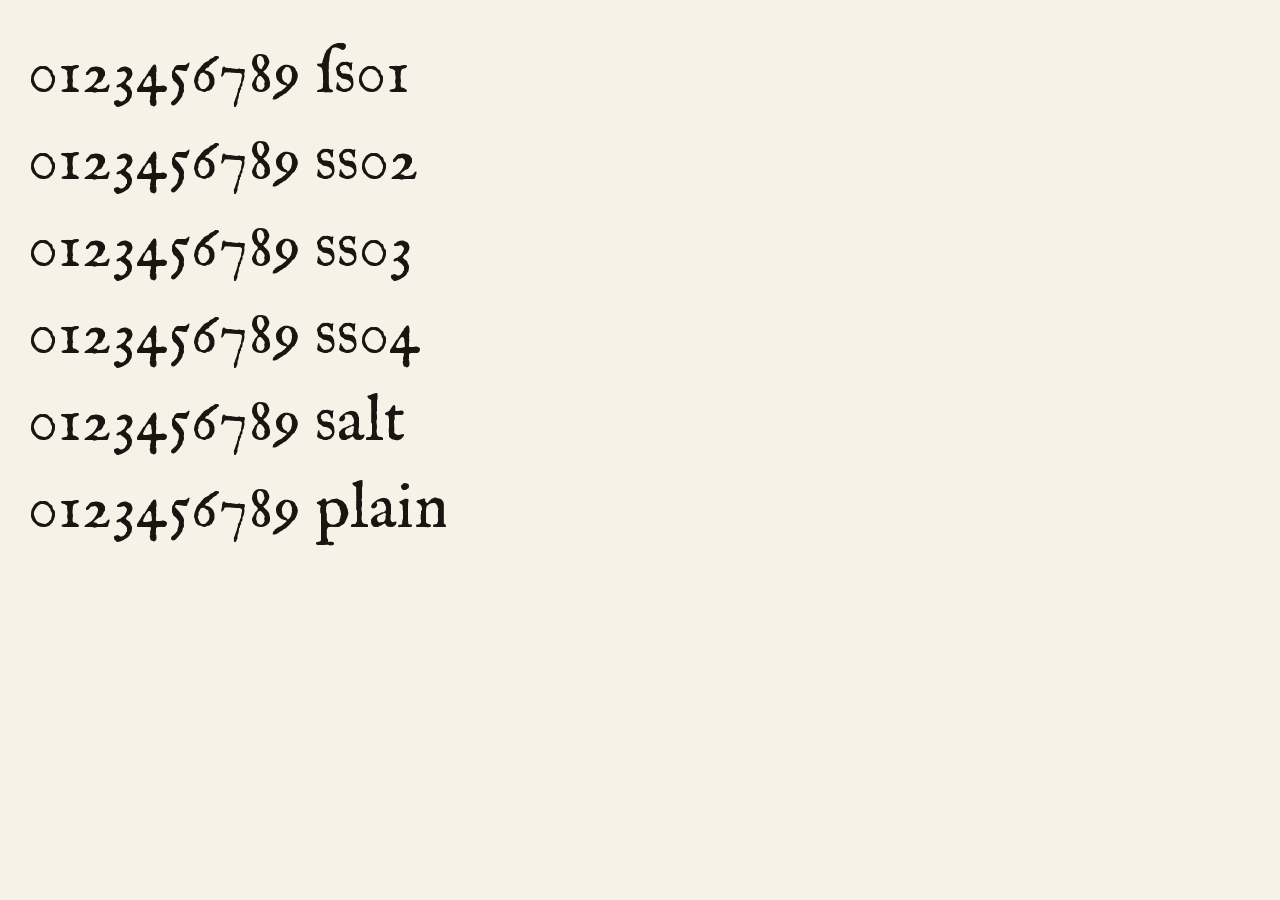
<file: _feat.html>
<!doctype html><meta charset="utf-8"><style>
@font-face{font-family:Fell; src:url('/_fonts/IMFellEnglish.ttf')}
body{background:#f7f2e8;color:#191511;font-family:Fell;font-size:64px;padding:20px}
div{margin:6px 0}
</style>
<div style="font-feature-settings:'ss01'">0123456789 ss01</div>
<div style="font-feature-settings:'ss02'">0123456789 ss02</div>
<div style="font-feature-settings:'ss03'">0123456789 ss03</div>
<div style="font-feature-settings:'ss04'">0123456789 ss04</div>
<div style="font-feature-settings:'salt'">0123456789 salt</div>
<div>0123456789 plain</div>
</file>
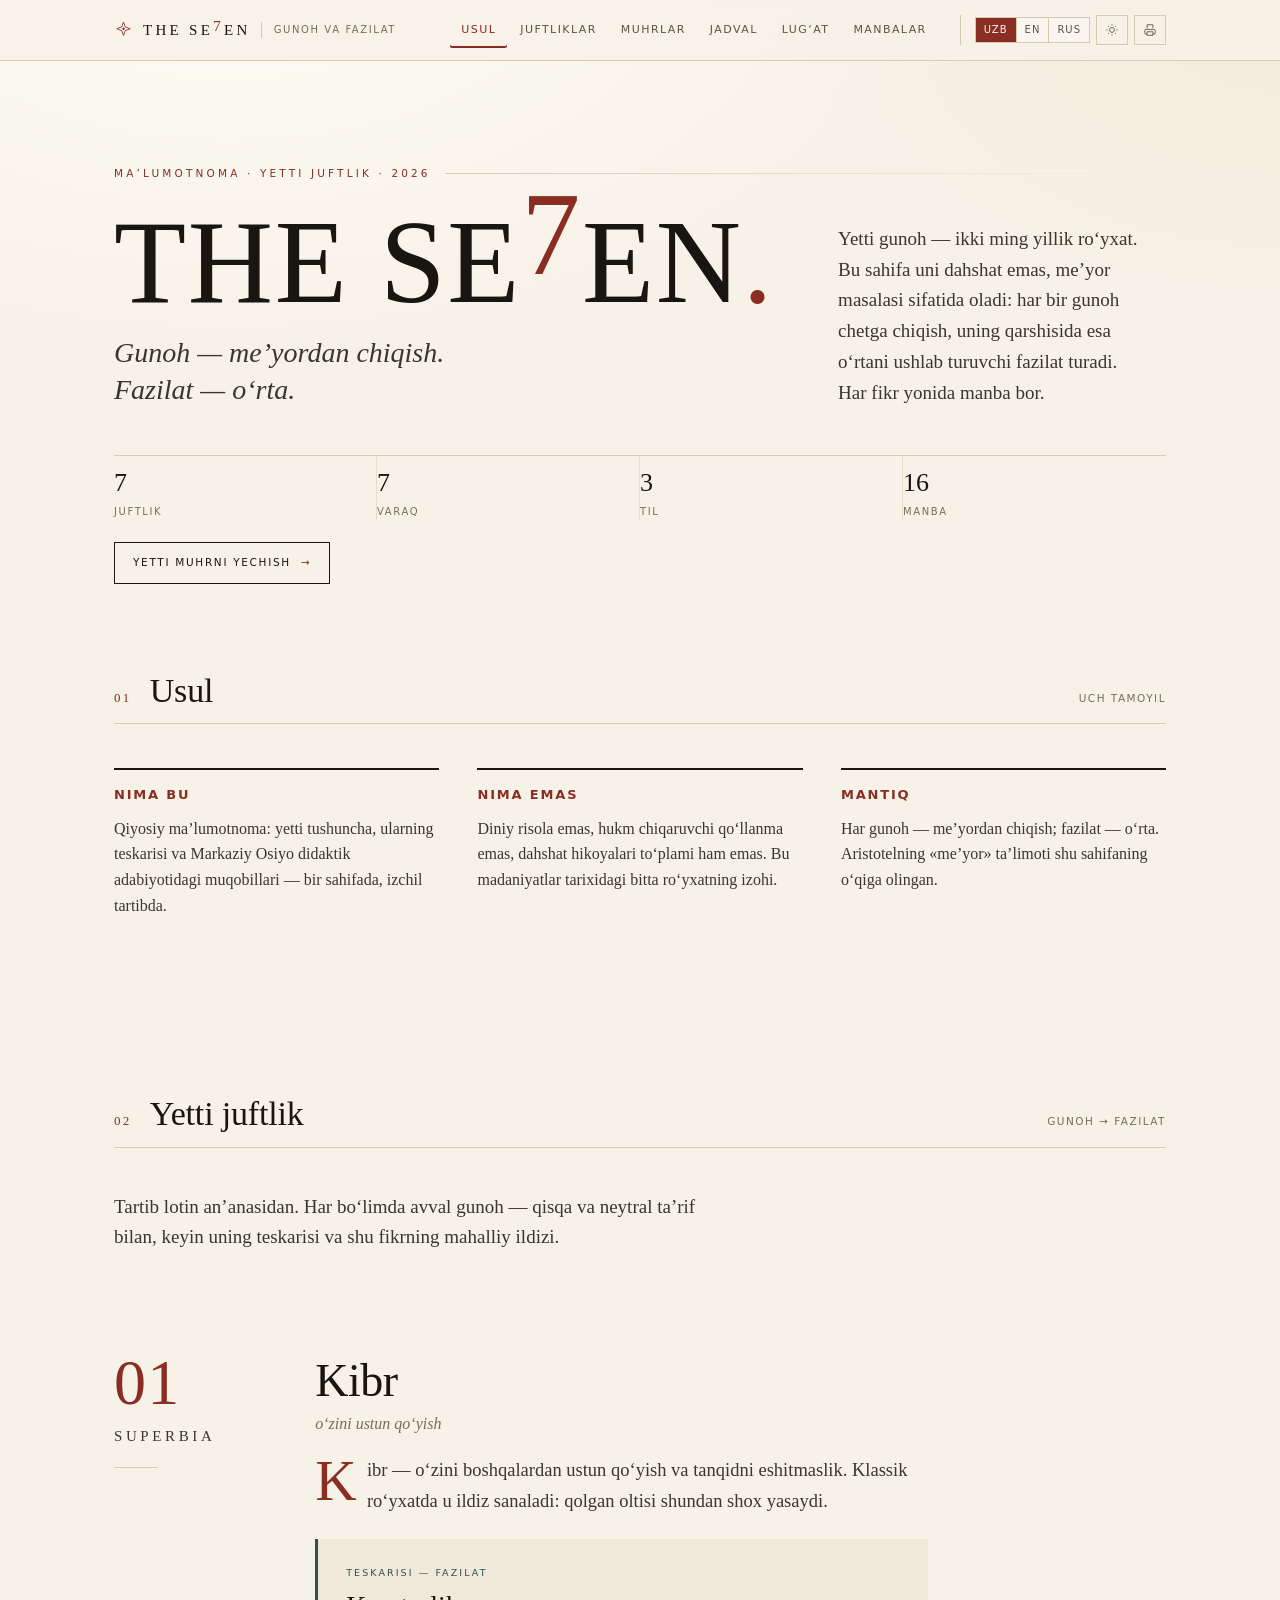
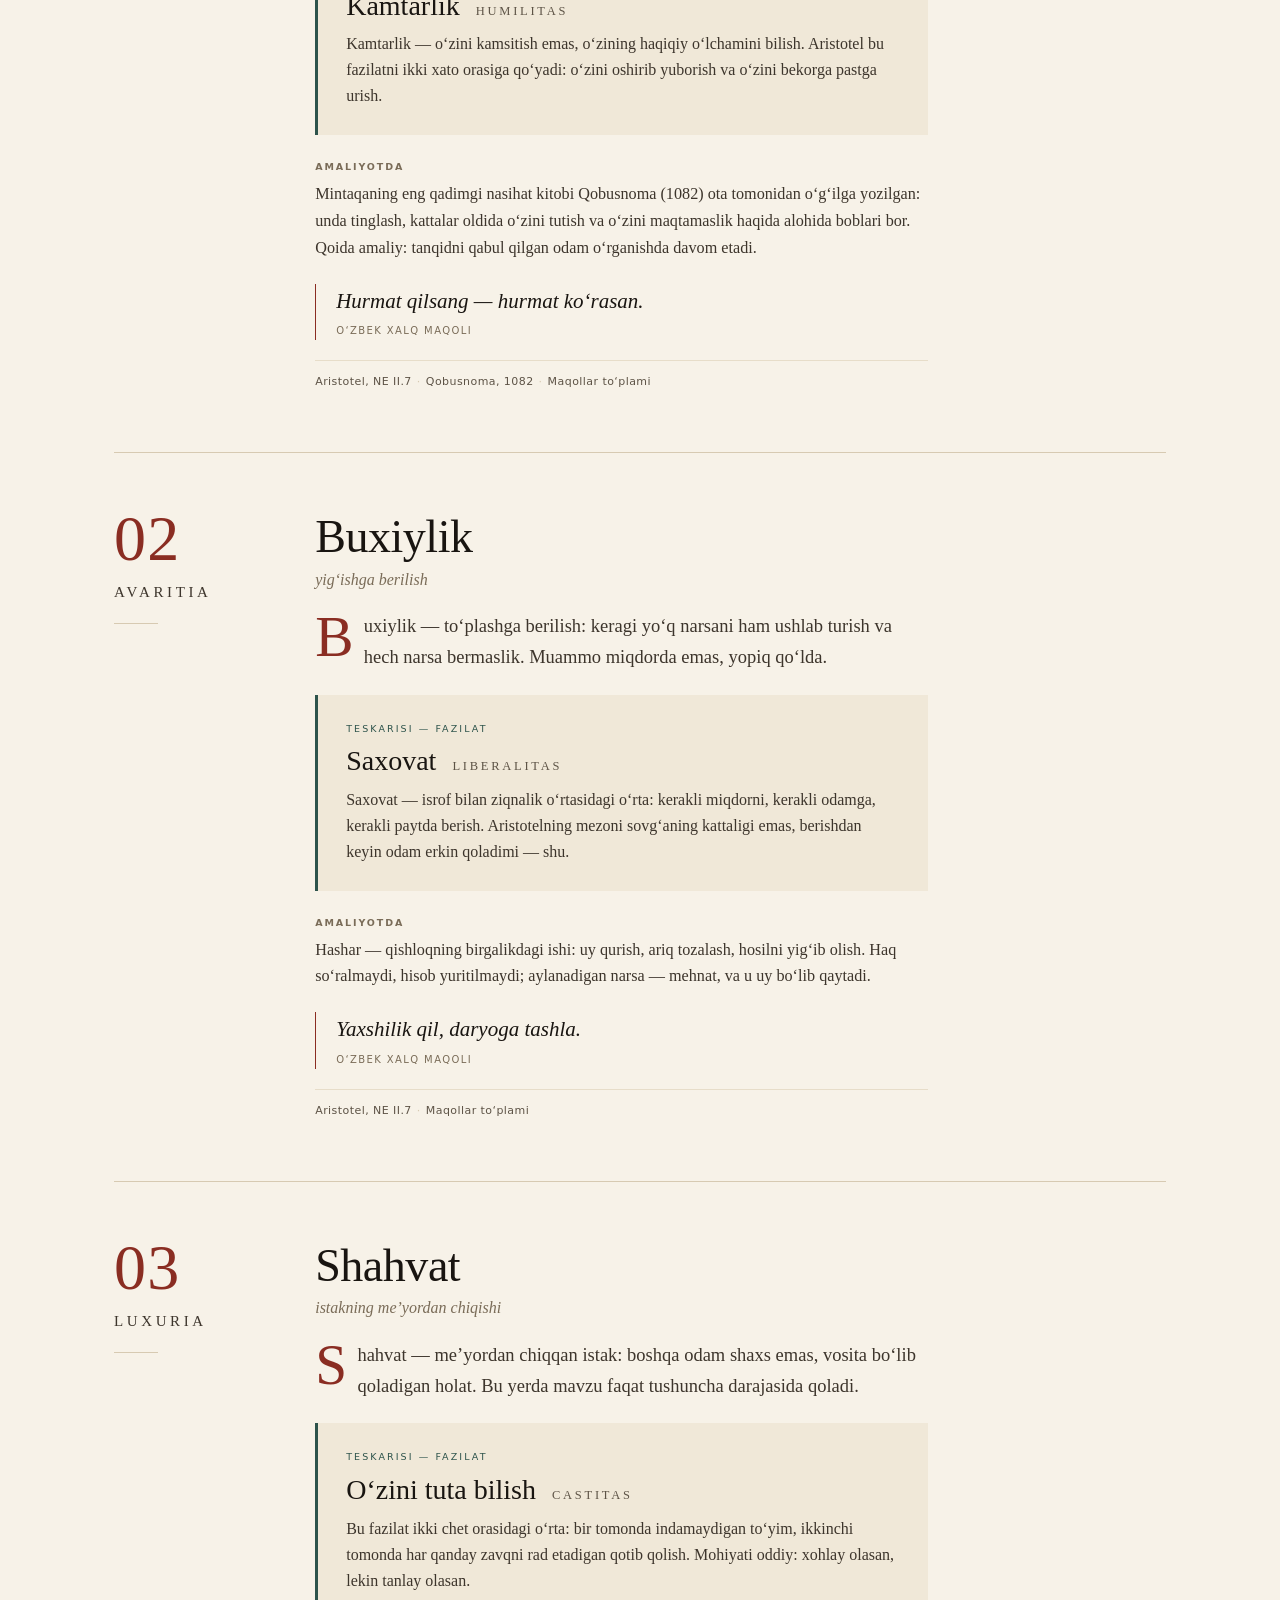
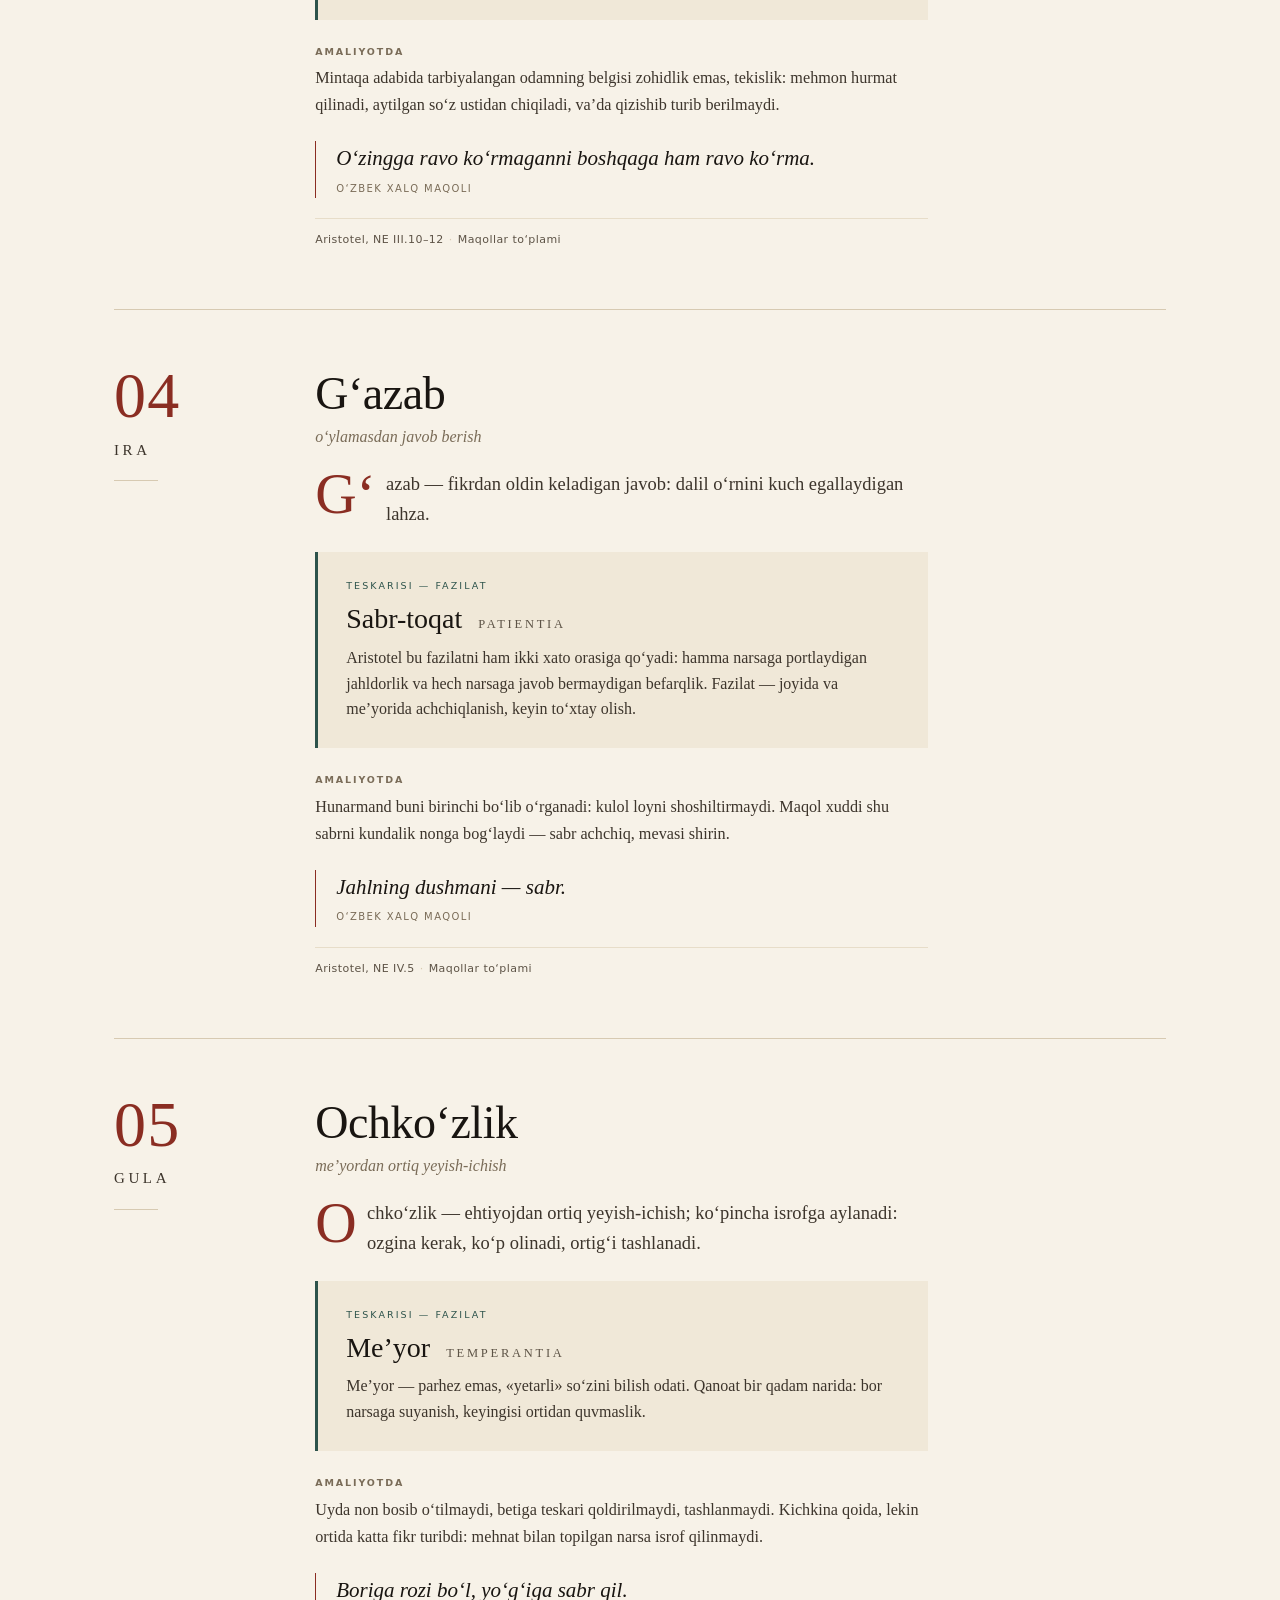
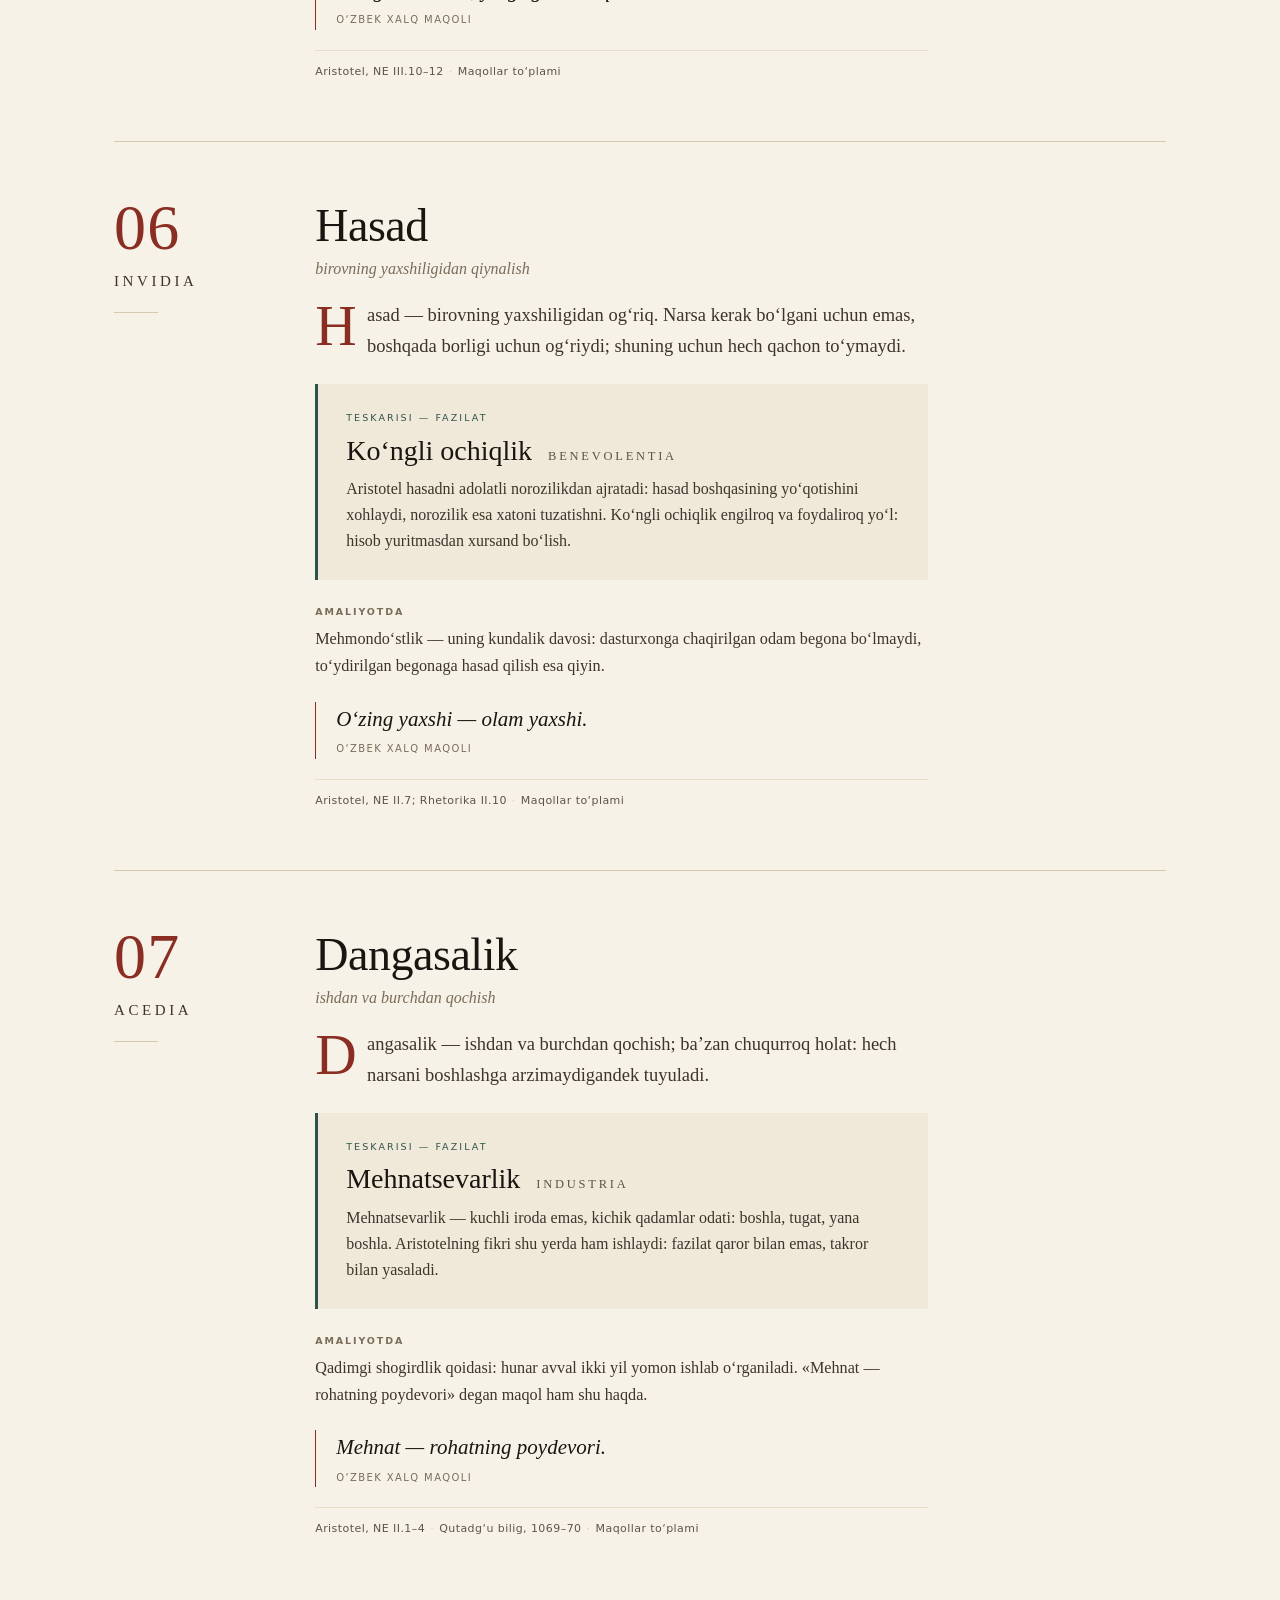
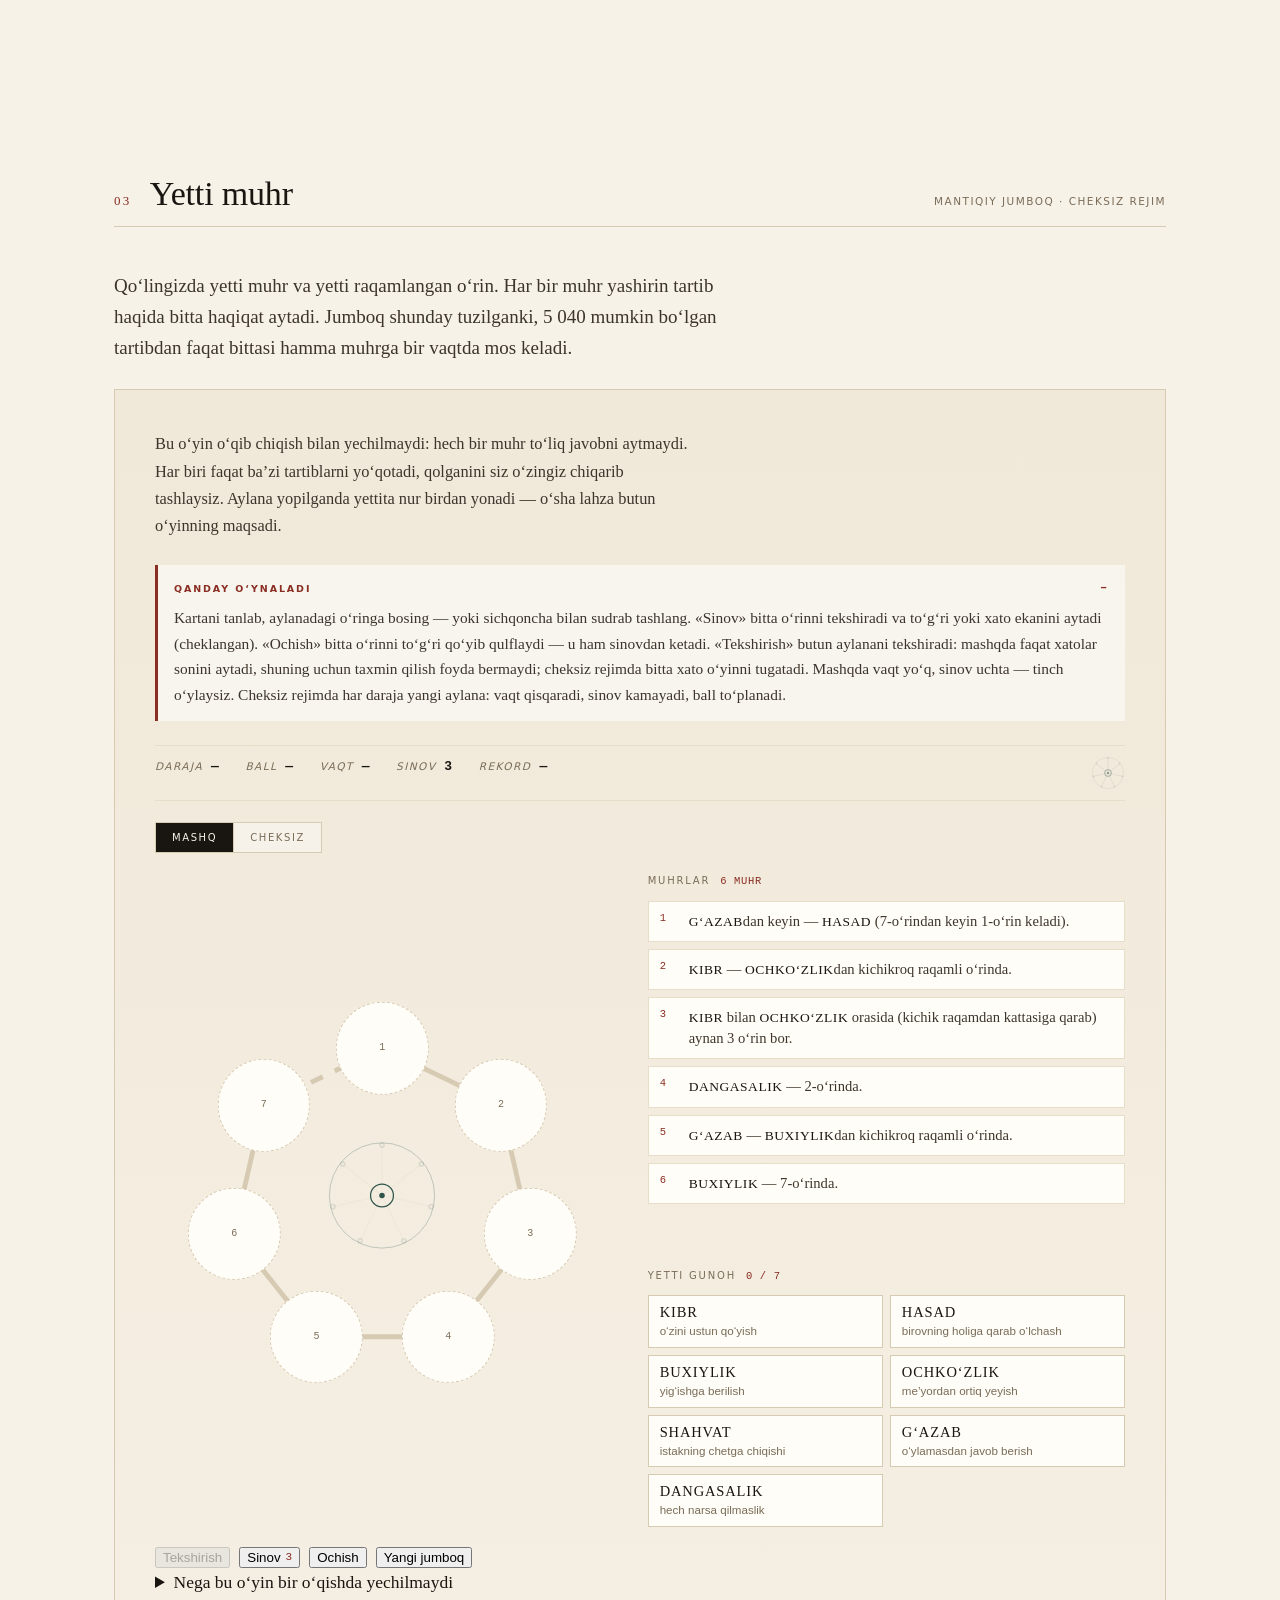
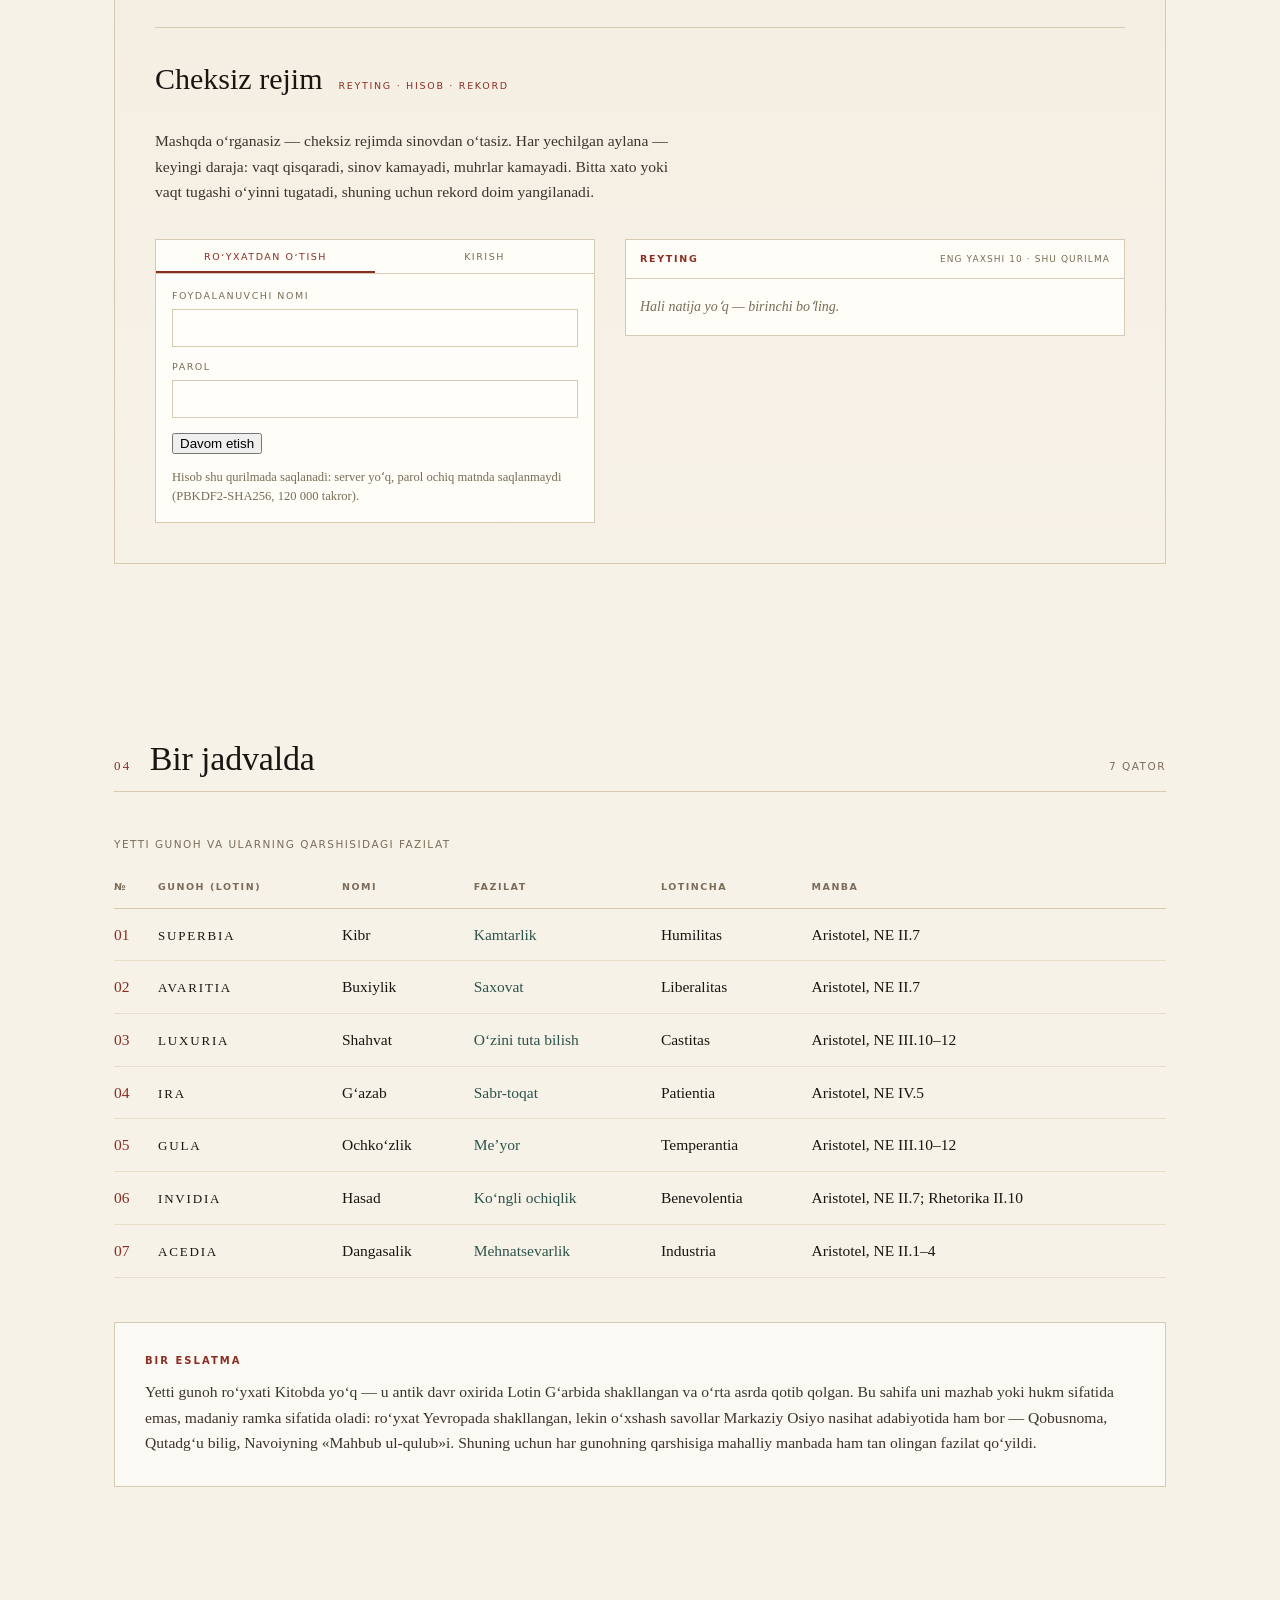
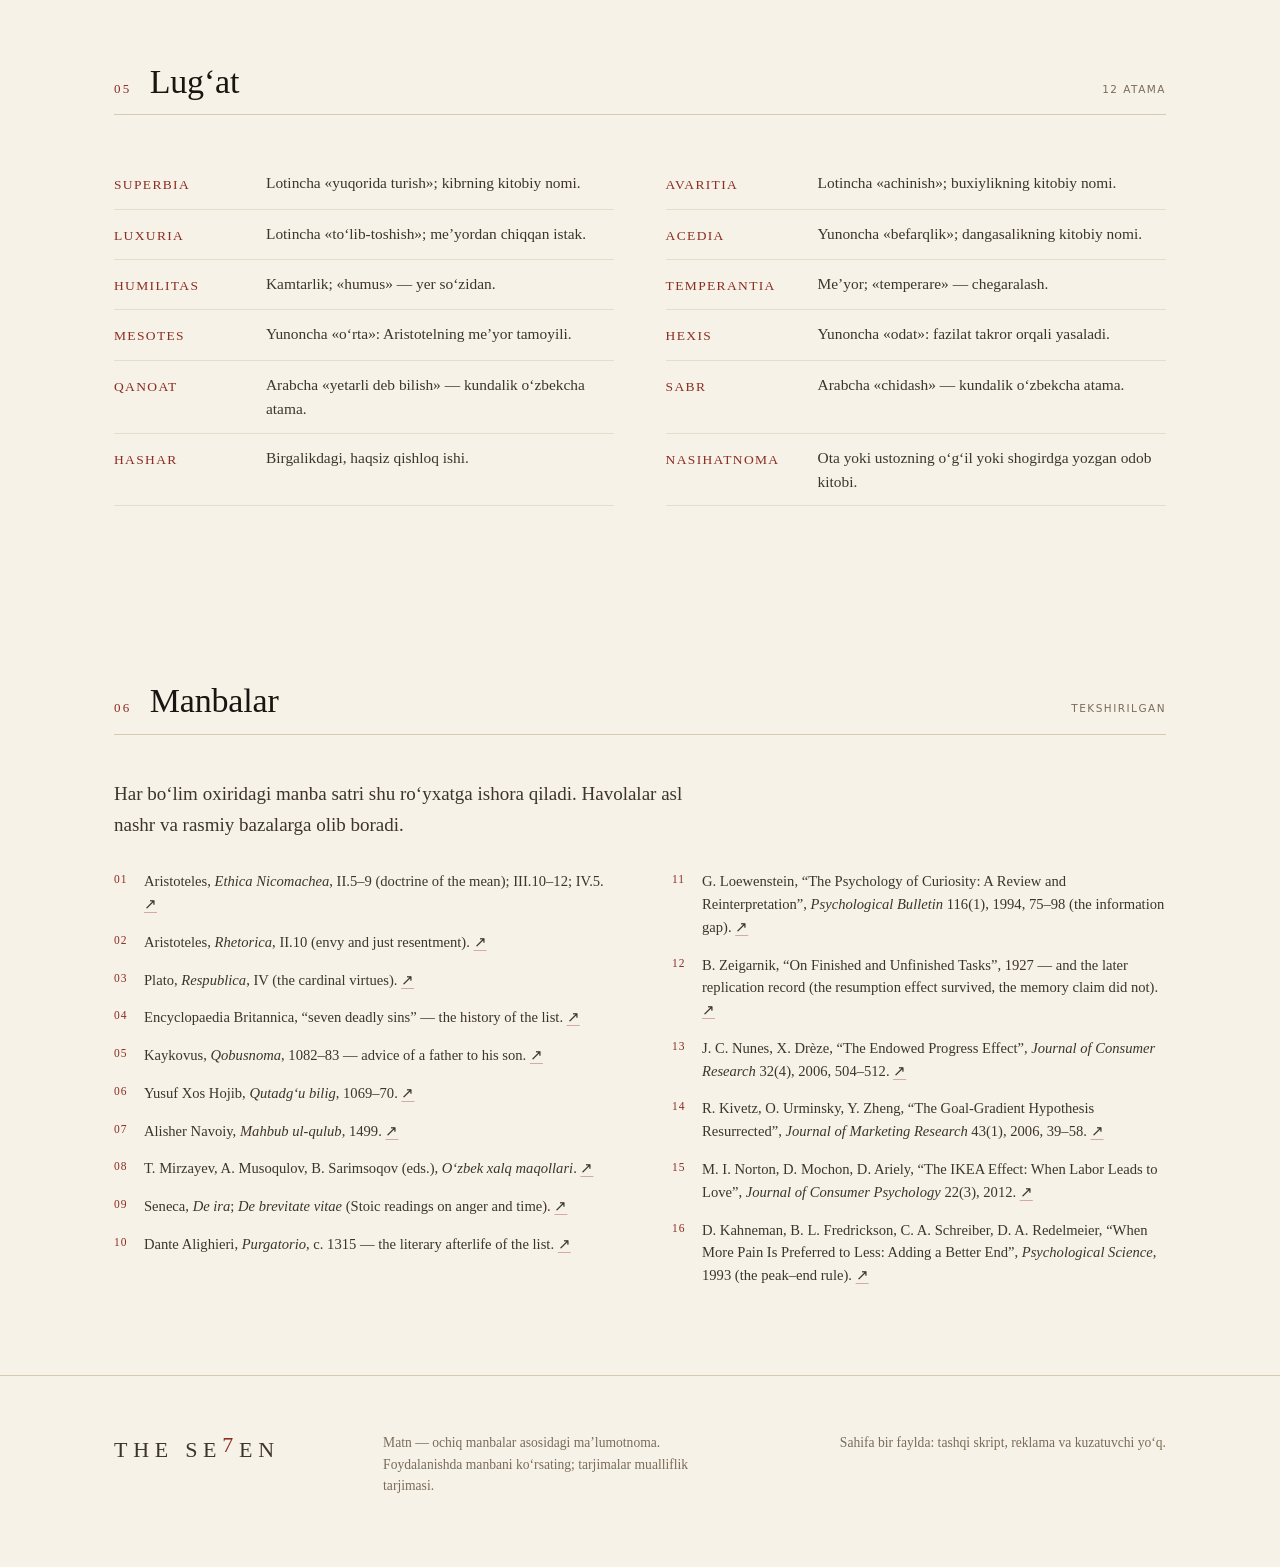
<file: _info_template.html>
<!DOCTYPE html>
<html lang="uz">
<head>
<meta charset="utf-8">
<meta name="viewport" content="width=device-width, initial-scale=1, viewport-fit=cover">
<script>
(function(){
  var t = null;
  try { t = localStorage.getItem("se7en.theme"); } catch(e){}
  var sys = matchMedia("(prefers-color-scheme: dark)").matches ? "dark" : "light";
  document.documentElement.dataset.theme = (t === "dark" || t === "light") ? t : sys;
  document.documentElement.dataset.themeAuto = t ? "0" : "1";
})();
</script>
<title>The Se7en — gunoh va fazilat</title>
<meta name="description" content="Yetti gunoh va ularning teskarisi — yetti fazilat, va yetti muhrli mantiqiy o‘yin: 5 040 tartibdan faqat bittasi to‘g‘ri. Manbali ma’lumotnoma: Aristotel, Qobusnoma, Qutadg‘u bilig, xalq maqollari. UZB · EN · RUS.">
<meta name="color-scheme" content="light dark">
<meta property="og:title" content="The Se7en — gunoh va fazilat">
<meta property="og:description" content="Yetti juftlik va yetti muhr: mantiqiy o‘yin. Manbali, neytral ma’lumotnoma.">
<meta property="og:type" content="article">
<style>
@font-face{
  font-family:"Fell";
  src:url([data-uri]*@@FONT@@*/) format("woff2");
  font-weight:400; font-style:normal; font-display:swap;
}
:root{
  color-scheme:light;
  --paper:#f7f2e8; --paper-2:#f0e8d8; --paper-3:#e9dfcb;
  --ink:#191511; --ink-2:#3d352c; --ink-3:#5d5346; --muted:#7a6c58;
  --rule:#d7cab2; --rule-2:#e7ddc9;
  --accent:#8a2d22; --green:#2d534b; --gold:#8a6a2d;
  --on-accent:#fdf8ee; --surface:#fffdf7;
  --wash:rgba(255,255,255,.35); --wash-2:rgba(255,255,255,.55);
  --hover:rgba(25,21,17,.045); --sel:rgba(138,45,34,.14);
  --linkline:rgba(138,45,34,.45); --shadow:rgba(0,0,0,.5);
  --locked-wash:rgba(45,83,75,.07); --locked-line:rgba(45,83,75,.3);
  --topbar:rgba(247,242,232,.86); --topbar-solid:rgba(247,242,232,.985);
  --glow-1:#fffdf7; --glow-2:#f3ecdc;
  --serif:"Iowan Old Style","Palatino Linotype",Palatino,"Book Antiqua",Georgia,"Times New Roman",serif;
  --sans:ui-sans-serif,system-ui,-apple-system,"Segoe UI",Roboto,"Helvetica Neue",Arial,sans-serif;
  --mono:ui-monospace,SFMono-Regular,Menlo,Consolas,monospace;
  --maxw:1180px; --gutter:clamp(18px,5vw,64px);
}
/* night ink: the same letterpress page, printed on dark stock */
html[data-theme="dark"]{
  color-scheme:dark;
  --paper:#12100d; --paper-2:#17140f; --paper-3:#1e1a14;
  --ink:#f1e8d7; --ink-2:#d8cbb6; --ink-3:#b5a68e; --muted:#94866f;
  --rule:#3a3229; --rule-2:#2b251d;
  --accent:#d9765c; --green:#7fb9a9; --gold:#d6ae6a;
  --on-accent:#171310; --surface:#1a1611;
  --wash:rgba(255,255,255,.045); --wash-2:rgba(255,255,255,.07);
  --hover:rgba(255,255,255,.07); --sel:rgba(217,118,92,.24);
  --linkline:rgba(217,118,92,.5); --shadow:rgba(0,0,0,.75);
  --locked-wash:rgba(127,185,169,.12); --locked-line:rgba(127,185,169,.38);
  --topbar:rgba(18,16,13,.86); --topbar-solid:rgba(18,16,13,.985);
  --glow-1:#1c1813; --glow-2:#0d0b09;
}
*{box-sizing:border-box}
html{scroll-behavior:smooth; -webkit-text-size-adjust:100%}
body{
  margin:0; background:var(--paper); color:var(--ink);
  font-family:var(--serif); font-size:17.5px; line-height:1.66;
  font-kerning:normal; font-variant-ligatures:common-ligatures;
  background-image:
    radial-gradient(1200px 700px at 18% -8%, var(--glow-1) 0%, transparent 60%),
    radial-gradient(900px 600px at 100% 0%, var(--glow-2) 0%, transparent 55%);
  background-attachment:fixed;
}
::selection{background:var(--sel)}
a{color:inherit; text-underline-offset:.22em; text-decoration-thickness:1px; text-decoration-color:var(--linkline)}
a:hover{text-decoration-color:var(--accent)}
:focus-visible{outline:2px solid var(--accent); outline-offset:3px}
.cta{display:inline-flex; align-items:center; gap:10px; margin-top:22px; padding:11px 18px; border:1px solid var(--ink);
  font-family:var(--sans); font-size:10.5px; letter-spacing:.16em; text-transform:uppercase; text-decoration:none; color:var(--ink); transition:.25s}
.cta:hover{background:var(--accent); border-color:var(--accent); color:var(--on-accent)}
.cta i{font-style:normal; color:var(--accent); transition:.25s}
.cta:hover i{color:var(--on-accent)}
.wrap{max-width:var(--maxw); margin:0 auto; padding:0 var(--gutter)}

/* ── header ───────────────────────────────────────────────── */
.top{position:sticky; top:0; z-index:40; background:var(--topbar);
  -webkit-backdrop-filter:saturate(120%) blur(10px); backdrop-filter:saturate(120%) blur(10px);
  border-bottom:1px solid var(--rule)}
.top-in{max-width:var(--maxw); margin:0 auto; padding:0 var(--gutter); height:60px; display:flex; align-items:center; gap:22px}
.brand{display:flex; align-items:center; gap:10px; text-decoration:none; flex:0 0 auto}
.brand svg{display:block; color:var(--accent)}
.brand b{font-family:"Fell",var(--serif); font-weight:400; font-size:15px; letter-spacing:.22em; text-transform:uppercase}
.brand b i{font-style:normal; color:var(--accent)}
.brand span{font-family:var(--sans); font-size:10px; letter-spacing:.16em; text-transform:uppercase; color:var(--muted); border-left:1px solid var(--rule); padding-left:12px}
nav.links{display:flex; gap:2px; margin-left:auto; flex-wrap:nowrap}
nav.links a{font-family:var(--sans); font-size:11px; letter-spacing:.13em; text-transform:uppercase; color:var(--ink-3);
  text-decoration:none; padding:9px 11px; border-radius:2px; white-space:nowrap; transition:color .25s, background .25s}
nav.links a:hover{color:var(--ink); background:var(--hover)}
nav.links a.on{color:var(--accent); box-shadow:inset 0 -2px 0 var(--accent)}
.tools{display:flex; align-items:center; gap:6px; flex:0 0 auto; padding-left:14px; border-left:1px solid var(--rule)}
.lang{display:flex; border:1px solid var(--rule); background:var(--wash)}
.lang button{font-family:var(--sans); font-size:10px; letter-spacing:.10em; text-transform:uppercase;
  background:none; border:0; color:var(--ink-3); padding:7px 8px; cursor:pointer; line-height:1}
.lang button+button{border-left:1px solid var(--rule)}
.lang button[aria-pressed="true"]{background:var(--accent); color:var(--on-accent)}
.icon{width:32px; height:30px; display:grid; place-items:center; background:none; border:1px solid var(--rule); color:var(--ink-3); cursor:pointer}
.icon:hover{color:var(--accent); border-color:var(--accent)}
.theme .i-moon{display:none}
html[data-theme="dark"] .theme .i-sun{display:none}
html[data-theme="dark"] .theme .i-moon{display:block}

/* ── hero ─────────────────────────────────────────────────── */
.hero{padding:clamp(48px,9vw,104px) 0 clamp(30px,5vw,52px); overflow:hidden}
.hero .kicker{font-family:var(--sans); font-size:10.5px; letter-spacing:.30em; text-transform:uppercase; color:var(--accent); display:flex; align-items:center; gap:14px}
.hero .kicker::after{content:""; height:1px; flex:1; background:linear-gradient(90deg,var(--rule),transparent)}
h1.title{font-family:"Fell",var(--serif); font-weight:400; font-size:clamp(44px,9.4vw,118px); line-height:.9; white-space:nowrap; letter-spacing:.015em; margin:clamp(16px,3vw,28px) 0 0}
h1.title .n{color:var(--accent)}
/* IM Fell draws 7 as an old-style figure that hangs below the baseline:
   lift it by its own descender so the wordmark sits on one line */
.s7{display:inline-block; transform:translateY(-.235em)}
.sub{font-size:clamp(19px,2.6vw,28px); line-height:1.32; font-style:italic; color:var(--ink-2); margin:18px 0 0; max-width:26ch}
.hero-grid{display:grid; grid-template-columns:1.05fr .95fr; gap:clamp(24px,5vw,72px); align-items:end}
.lede{font-size:clamp(16.5px,1.5vw,19px); line-height:1.62; color:var(--ink-2); max-width:56ch; margin:clamp(24px,4vw,38px) 0 0}
.lede strong{font-weight:400; color:var(--ink); box-shadow:inset 0 -.42em 0 rgba(138,45,34,.13)}
.meta{display:grid; grid-template-columns:repeat(4,1fr); border-top:1px solid var(--rule); margin-top:clamp(28px,4vw,46px)}
.meta div{padding:14px 14px 0 0; border-right:1px solid var(--rule-2)}
.meta div:last-child{border-right:0}
.meta b{display:block; font-family:"Fell",var(--serif); font-weight:400; font-size:26px; line-height:1}
.meta span{display:block; font-family:var(--sans); font-size:10px; letter-spacing:.16em; text-transform:uppercase; color:var(--muted); margin-top:8px}

/* ── sections ─────────────────────────────────────────────── */
section{padding:clamp(44px,7vw,88px) 0; scroll-margin-top:76px}
.sec-head{display:flex; align-items:baseline; gap:18px; border-bottom:1px solid var(--rule); padding-bottom:14px; margin-bottom:clamp(26px,4vw,44px)}
.sec-head h2{font-size:clamp(24px,3.2vw,34px); font-weight:400; margin:0; line-height:1.1; letter-spacing:-.005em}
.sec-head .no{font-family:"Fell",var(--serif); font-size:13px; letter-spacing:.18em; color:var(--accent); flex:0 0 auto}
.sec-head .hint{margin-left:auto; font-family:var(--sans); font-size:10.5px; letter-spacing:.14em; text-transform:uppercase; color:var(--muted); text-align:right}
.usul{display:grid; grid-template-columns:repeat(3,1fr); gap:clamp(20px,3vw,40px)}
.usul h3{font-size:13px; font-family:var(--sans); font-weight:600; letter-spacing:.14em; text-transform:uppercase; color:var(--accent); margin:0 0 10px; padding-top:14px; border-top:2px solid var(--ink)}
.usul p{margin:0; font-size:16px; line-height:1.62; color:var(--ink-2)}

/* ── entries ──────────────────────────────────────────────── */
.entry{display:grid; grid-template-columns:150px 1fr; gap:clamp(18px,4vw,54px); padding:clamp(34px,5vw,60px) 0; border-top:1px solid var(--rule)}
.entry:first-child{border-top:0}
.entry .rail{position:sticky; top:86px; align-self:start}
.entry .num{font-family:"Fell",var(--serif); font-size:clamp(44px,6vw,64px); line-height:.8; color:var(--accent); display:block; letter-spacing:.02em}
.entry .lat{font-family:"Fell",var(--serif); font-size:15px; letter-spacing:.24em; text-transform:uppercase; color:var(--ink-2); display:block; margin-top:16px}
.entry .rail .mark{display:block; width:44px; height:1px; background:var(--rule); margin-top:18px}
.entry .body{max-width:70ch}
.entry h3{font-size:clamp(30px,4.4vw,46px); font-weight:400; line-height:1.04; margin:0 0 6px; letter-spacing:-.01em}
.entry .gloss{font-style:italic; color:var(--muted); font-size:16px; margin:0 0 18px}
.entry p.def{font-size:clamp(16.5px,1.6vw,18.5px); line-height:1.66; margin:0 0 22px; color:var(--ink-2)}
.entry p.def::first-letter{font-family:"Fell",var(--serif); font-size:3.1em; line-height:.78; float:left; margin:.06em .18em 0 0; color:var(--accent)}
.virtue{background:var(--paper-2); border-left:3px solid var(--green); padding:clamp(18px,2.6vw,26px) clamp(18px,2.6vw,28px); margin:0 0 24px}
.virtue .lbl{font-family:var(--sans); font-size:9.5px; letter-spacing:.22em; text-transform:uppercase; color:var(--green); display:block; margin-bottom:10px}
.virtue .names{display:flex; flex-wrap:wrap; align-items:baseline; gap:10px 16px; margin-bottom:10px}
.virtue .vname{font-size:clamp(22px,2.8vw,28px); line-height:1.1}
.virtue .vlat{font-family:"Fell",var(--serif); font-size:12.5px; letter-spacing:.22em; text-transform:uppercase; color:var(--ink-3)}
.virtue p{margin:0; font-size:16px; line-height:1.62; color:var(--ink-2)}
.entry .practice{margin:0 0 22px; font-size:16.2px; line-height:1.66; color:var(--ink-2)}
.entry .practice b{font-family:var(--sans); font-size:9.5px; letter-spacing:.2em; text-transform:uppercase; color:var(--muted); display:block; margin-bottom:6px; font-weight:600}
blockquote{margin:0 0 20px; padding:2px 0 2px 20px; border-left:1px solid var(--accent); font-size:clamp(18px,2.1vw,21px); font-style:italic; line-height:1.45}
blockquote cite{display:block; font-style:normal; font-family:var(--sans); font-size:10px; letter-spacing:.14em; text-transform:uppercase; color:var(--muted); margin-top:8px}
.refs{font-family:var(--sans); font-size:11px; letter-spacing:.04em; color:var(--ink-3); border-top:1px solid var(--rule-2); padding-top:12px; display:flex; flex-wrap:wrap; gap:6px 14px}
.refs span{position:relative}
.refs span+span::before{content:"·"; position:absolute; left:-9px; color:var(--rule)}

/* ── puzzle ───────────────────────────────────────────────── */
.puzzle{background:linear-gradient(180deg,var(--paper-2),var(--paper)); border:1px solid var(--rule); padding:clamp(20px,3.4vw,40px)}
.pz-intro{max-width:66ch; margin:0 0 clamp(18px,3vw,26px); color:var(--ink-2); font-size:16.4px}
.pz-rule{margin:0 0 24px; padding:14px 16px; border-left:3px solid var(--accent); background:var(--wash-2); font-size:15.4px; color:var(--ink-2)}
.pz-rule summary{font-family:var(--sans); font-size:9.5px; letter-spacing:.2em; text-transform:uppercase; color:var(--accent); font-weight:600; cursor:pointer; list-style:none; display:flex; align-items:center; gap:8px}
.pz-rule summary::-webkit-details-marker{display:none}
.pz-rule summary::after{content:"+"; font-family:var(--mono); font-size:12px; color:var(--accent); margin-left:auto}
.pz-rule[open] summary::after{content:"–"}
.pz-rule[open] summary{margin-bottom:6px}
.pz-rule > span{display:block}
.pz-hud.wrap{margin-top:18px}
.pz-hud{display:flex; flex-wrap:wrap; gap:6px 26px; margin:0 0 20px; padding:10px 0; border-top:1px solid var(--rule-2); border-bottom:1px solid var(--rule-2); font-family:var(--sans); font-size:10.5px; letter-spacing:.14em; text-transform:uppercase; color:var(--muted)}
.pz-hud span{display:inline-flex; align-items:baseline; gap:8px}
.pz-hud b{font-family:var(--mono); font-size:13px; letter-spacing:.04em; color:var(--ink); font-variant-numeric:tabular-nums}
.pz-hud b.rec{color:var(--green)}
.pz-mini{margin-left:auto}
.pz-mini svg{width:34px; height:34px; color:var(--green)}
.pz-mini .ray{opacity:.16; transition:opacity .45s ease}
.pz-mini .ray.on{opacity:1}
/* ── the seven seals: a deduction board ───────────────────── */
.mode{display:inline-flex; border:1px solid var(--rule); margin:0 0 20px; background:var(--wash)}
.mode button{font-family:var(--sans); font-size:10px; letter-spacing:.16em; text-transform:uppercase; padding:9px 16px; border:0; background:none; color:var(--muted); cursor:pointer}
.mode button+button{border-left:1px solid var(--rule)}
.mode button[aria-pressed="true"]{background:var(--ink); color:var(--paper)}
.mode button[aria-pressed="true"]:hover{background:var(--accent); color:var(--on-accent)}
.board{display:grid; grid-template-columns:minmax(300px,1fr) minmax(320px,1.05fr); grid-template-rows:auto auto;
  grid-template-areas:"ring clues" "ring tray"; gap:clamp(18px,3vw,38px) clamp(18px,3vw,38px); align-items:start}
.board .ring{grid-area:ring; align-self:center}
.board .side{grid-area:clues; display:block}
.board .tray-col{grid-area:tray; margin-top:clamp(16px,2.4vw,26px)}
.ring{position:relative; width:100%; aspect-ratio:1; max-width:440px; margin:0 auto}
.ring svg{position:absolute; inset:0; width:100%; height:100%; overflow:visible}
.ring svg line{stroke:var(--rule); stroke-width:1.1; transition:stroke .5s ease, stroke-width .5s ease}
.ring svg line.on{stroke:var(--green); stroke-width:2}
.ring svg line.close{stroke-dasharray:3 3}
.ring svg line.close.on{stroke-dasharray:none}
.seat{position:absolute; width:21%; aspect-ratio:1; transform:translate(-50%,-50%); border:1px dashed var(--rule); border-radius:50%;
  background:var(--surface); display:flex; flex-direction:column; align-items:center; justify-content:center; gap:1px;
  font-family:var(--sans); text-align:center; cursor:pointer; transition:border-color .25s, background .25s, transform .2s, box-shadow .25s; padding:4px}
.seat:hover{border-color:var(--accent)}
.seat .num{font-family:var(--mono); font-size:10px; color:var(--muted); line-height:1}
.seat .nm{font-family:"Fell",var(--serif); font-size:clamp(8.4px,1.02vw,11px); letter-spacing:.03em; line-height:1.06; color:var(--ink); text-transform:uppercase; max-width:94%; white-space:nowrap; overflow:hidden; text-align:center}
.seat .nm.long{font-size:clamp(7.2px,.88vw,9.4px); letter-spacing:.01em}
.seat .nm.longer{font-size:clamp(6.3px,.78vw,8.2px); letter-spacing:0}
.seat.filled{border-style:solid; border-color:var(--ink-3); background:var(--paper-2)}
.seat.filled .num{color:var(--accent)}
.seat.sel{border-color:var(--accent); box-shadow:0 0 0 3px var(--sel)}
.seat.hot{border-color:var(--green); background:var(--locked-wash)}
.seat.lock{border-color:var(--green); background:var(--locked-wash); cursor:default}
.seat.ok{border-color:var(--green); box-shadow:0 0 0 2px var(--locked-wash)}
.seat.no{border-color:var(--accent); animation:shake .42s ease}
.seat.solved{border-color:var(--green); background:var(--locked-wash)}
.seat .badge{position:absolute; top:-6px; right:-4px; width:16px; height:16px; border-radius:50%; display:grid; place-items:center; font-size:9px; color:var(--on-accent); background:var(--green)}
.seat .badge.bad{background:var(--accent)}
.ring .hub{position:absolute; left:50%; top:50%; transform:translate(-50%,-50%); width:26%; text-align:center; color:var(--muted)}
.ring .hub svg{position:static; width:100%; height:auto; color:var(--green)}
.ring .hub .ray{opacity:.13; transition:opacity .5s ease}
.ring .hub .ray.on{opacity:1}
.side{display:grid; gap:20px}
.clue-list{list-style:none; margin:0; padding:0; display:grid; gap:7px; counter-reset:c}
.clue-list li{counter-increment:c; position:relative; padding:9px 12px 9px 40px; border:1px solid var(--rule-2); background:var(--surface); font-size:14.6px; line-height:1.45; color:var(--ink-2)}
.clue-list li::before{content:counter(c); position:absolute; left:11px; top:9px; font-family:var(--mono); font-size:10.5px; color:var(--accent)}
.clue-list li b{font-weight:400; color:var(--ink); font-family:"Fell",var(--serif); letter-spacing:.04em; text-transform:uppercase; font-size:13.5px}
.tray{list-style:none; margin:0; padding:0; display:grid; gap:7px; grid-template-columns:1fr 1fr}
.card2{width:100%; text-align:left; border:1px solid var(--rule); background:var(--surface); padding:8px 11px; cursor:pointer; transition:border-color .2s, background .2s, transform .2s; display:block}
.card2:hover{border-color:var(--accent)}
.card2 .nm{display:block; font-family:"Fell",var(--serif); font-size:14.5px; letter-spacing:.06em; text-transform:uppercase; color:var(--ink)}
.card2 .tr{display:block; font-size:11.6px; line-height:1.35; color:var(--muted); margin-top:2px}
.card2.sel{border-color:var(--accent); background:var(--sel); box-shadow:inset 0 0 0 1px var(--accent)}
.card2.used{opacity:.32; pointer-events:none}
.card2.dragging{opacity:.35}
.drag-ghost{position:fixed; left:0; top:0; z-index:200; pointer-events:none; margin:0; max-width:280px; background:var(--surface);
  box-shadow:0 22px 40px -22px var(--shadow); transform-origin:0 0; border-color:var(--accent)}
body.dragging-card{user-select:none; cursor:grabbing}
.pz-col-t{display:flex; align-items:baseline; gap:10px; margin:0 0 10px; font-family:var(--sans); font-size:10px; letter-spacing:.18em; text-transform:uppercase; color:var(--muted)}
.pz-col-t em{font-style:normal; font-family:var(--mono); font-size:10.5px; letter-spacing:.06em; color:var(--accent)}
.pz-loop{margin:4px 0 0; text-align:center; font-size:clamp(15px,1.7vw,18px); line-height:1.5; color:var(--ink-2)}
.pz-loop b{margin-right:9px; font-weight:400; font-family:var(--sans); font-size:10px; letter-spacing:.18em; text-transform:uppercase; color:var(--muted)}
.m-acts{display:flex; flex-wrap:wrap; gap:9px; align-items:center; margin-top:20px}
.m-acts .n{font-family:var(--mono); font-size:11px; color:var(--accent); margin-left:5px}
.m-acts .btn{display:inline-flex; align-items:center}
@media (max-width:980px){
  /* on a phone the ring stays on top and the cards sit right under it:
     pick a card, tap the seat above — no scrolling between them */
  .board{grid-template-columns:1fr; grid-template-rows:auto auto auto;
    grid-template-areas:"ring" "tray" "clues"; gap:14px}
  .ring{max-width:290px; margin-bottom:2px}
  .seat{width:22.5%}
  .seat .nm{font-size:9.4px}
  .board .tray-col{margin-top:0}
  .tray{grid-template-columns:repeat(3,1fr); gap:6px}
  .card2{padding:7px 8px}
  .card2 .nm{font-size:12.4px; letter-spacing:.03em}
  .card2 .tr{font-size:10.2px; line-height:1.25; margin-top:1px}
  .board .side{margin-top:6px}
  .m-acts .btn{flex:1 1 auto; justify-content:center}
}
@media (max-width:600px){
  /* a phone holds the ring, the cards and the seals on one screen:
     the one-line trait goes, the name is what the seals speak of */
  .card2 .tr{display:none}
  .card2{padding:9px 8px; text-align:center}
  .card2 .nm{font-size:12px; letter-spacing:.02em}
  .seat .nm{font-size:8.9px}
}
.pz-done{margin-top:26px; padding-top:24px; border-top:1px solid var(--rule); display:none}
.pz-done.show{display:block; animation:fade .8s ease}
@keyframes fade{from{opacity:0; transform:translateY(8px)}to{opacity:1; transform:none}}
.pz-done h4{margin:0 0 14px; font-size:clamp(20px,2.6vw,26px); font-weight:400}
.pz-pairs{list-style:none; margin:0 0 18px; padding:0; display:grid; grid-template-columns:repeat(auto-fit,minmax(240px,1fr)); gap:6px 24px}
.pz-pairs li{font-size:14.6px; color:var(--ink-2); display:flex; gap:8px; align-items:baseline; padding:6px 0; border-bottom:1px solid var(--rule-2)}
.pz-pairs li b{font-weight:400; color:var(--ink)}
.pz-pairs li i{font-style:normal; color:var(--green)}
.pz-pairs li s{color:var(--muted); font-size:13px; text-decoration:none; margin-left:auto; font-family:var(--sans); letter-spacing:.04em}
.pz-win{margin:18px 0 0; display:flex; flex-wrap:wrap; justify-content:center; gap:6px 0; font-family:var(--sans); font-size:10.5px; letter-spacing:.14em; text-transform:uppercase; color:var(--muted)}
.pz-win .st{display:inline-flex; align-items:baseline; gap:6px; white-space:nowrap}
.pz-win .st+.st{border-left:1px solid var(--rule); margin-left:12px; padding-left:12px}
.pz-win em{border-bottom:1px solid var(--green); padding-bottom:1px}
.pz-win b{font-family:var(--mono); font-size:12.5px; letter-spacing:.04em; color:var(--ink); font-variant-numeric:tabular-nums}
.pz-win em{font-style:normal; color:var(--green)}
.pz-win-actions{display:flex; flex-wrap:wrap; gap:10px; justify-content:center; margin-top:22px}
.pz-close{font-size:17px; font-style:italic; color:var(--ink); margin:0}
.pz-seal{display:flex; justify-content:center; margin:6px 0 18px}
.pz-seal svg{width:132px; height:132px; overflow:visible; color:var(--green)}
.pz-seal .ray{opacity:.13; transition:opacity .5s ease}
.pz-seal .ray.on{transition:opacity .5s ease}
.pz-seal .ray.on{opacity:1}

/* ── table ────────────────────────────────────────────────── */
.tbl-wrap{overflow-x:auto; -webkit-overflow-scrolling:touch}
table{border-collapse:collapse; width:100%; min-width:660px; font-size:15.5px}
caption{text-align:left; font-family:var(--sans); font-size:10.5px; letter-spacing:.14em; text-transform:uppercase; color:var(--muted); padding-bottom:12px}
th,td{text-align:left; padding:13px 14px 13px 0; border-bottom:1px solid var(--rule-2); vertical-align:baseline}
th{font-family:var(--sans); font-size:9.5px; letter-spacing:.16em; text-transform:uppercase; color:var(--muted); font-weight:600; border-bottom:1px solid var(--rule)}
td.n{font-family:"Fell",var(--serif); color:var(--accent); width:44px}
td.lat{font-family:"Fell",var(--serif); letter-spacing:.14em; text-transform:uppercase; font-size:13px}
td.v{color:var(--green)}
tr:hover td{background:var(--wash-2)}
.note{margin-top:clamp(28px,4vw,44px); padding:clamp(20px,3vw,30px); background:var(--wash-2); border:1px solid var(--rule)}
.note h4{font-family:var(--sans); font-size:10px; letter-spacing:.2em; text-transform:uppercase; color:var(--accent); margin:0 0 10px; font-weight:600}
.note p{margin:0; font-size:15.6px; line-height:1.64; color:var(--ink-2)}

/* ── glossary ─────────────────────────────────────────────── */
dl.gloss{display:grid; grid-template-columns:repeat(2,minmax(0,1fr)); gap:0 clamp(24px,4vw,56px); margin:0}
dl.gloss div{display:grid; grid-template-columns:136px 1fr; gap:16px; padding:12px 0; border-bottom:1px solid var(--rule-2)}
dl.gloss dt{font-family:var(--serif); font-size:13.5px; letter-spacing:.1em; text-transform:uppercase; color:var(--accent); padding-top:3px}
dl.gloss dd{margin:0; font-size:15.4px; line-height:1.55; color:var(--ink-2)}

/* ── sources ──────────────────────────────────────────────── */
ol.src{margin:0; padding:0; list-style:none; counter-reset:s; columns:2; column-gap:clamp(28px,5vw,64px); font-size:14.6px; line-height:1.56; color:var(--ink-2)}
ol.src li{counter-increment:s; break-inside:avoid; margin:0 0 15px; padding-left:30px; position:relative}
ol.src li::before{content:counter(s,decimal-leading-zero); position:absolute; left:0; top:1px; font-family:"Fell",var(--serif); font-size:11.5px; letter-spacing:.08em; color:var(--accent)}
ol.src li i{font-style:italic}
ol.src a{text-decoration-color:rgba(138,45,34,.35)}

footer{border-top:1px solid var(--rule); padding:clamp(30px,5vw,56px) 0 clamp(40px,6vw,70px)}
.foot{display:flex; flex-wrap:wrap; gap:18px 40px; align-items:flex-start; justify-content:space-between}
.foot p{margin:0; font-size:13.6px; line-height:1.6; color:var(--muted); max-width:52ch}
.foot .fmark{font-family:"Fell",var(--serif); font-size:22px; letter-spacing:.26em; text-transform:uppercase; color:var(--ink-2)}
.foot .fmark i{font-style:normal; color:var(--accent)}

[data-rv]{opacity:0; transform:translateY(14px); transition:opacity .7s ease, transform .7s cubic-bezier(.2,.8,.2,1)}
[data-rv].in{opacity:1; transform:none}

/* ── responsive ───────────────────────────────────────────── */
@media (max-width:1000px){
  .hero-grid{grid-template-columns:1fr; align-items:start}
  .sub{max-width:34ch}
  .usul{grid-template-columns:1fr; gap:26px}
  ol.src{columns:1}
  .pz-board{grid-template-columns:1fr}
}
@media (max-width:820px){
  body{font-size:16.5px}
  .top{background:var(--topbar-solid)}
  .top-in{height:auto; flex-wrap:wrap; padding-top:8px; padding-bottom:0; row-gap:0}
  nav.links{order:3; margin:0; width:calc(100% + var(--gutter)*2); margin-left:calc(var(--gutter)*-1);
    overflow-x:auto; -webkit-overflow-scrolling:touch; scrollbar-width:none; border-top:1px solid var(--rule-2); padding-left:var(--gutter)}
  nav.links::-webkit-scrollbar{display:none}
  nav.links a{padding:9px 7px 10px; font-size:9.5px; letter-spacing:.07em; border-radius:0}
  .tools{margin-left:auto; padding-left:10px}
  section{scroll-margin-top:104px}
  .brand span{display:none}
  .entry{grid-template-columns:1fr; gap:14px}
  .entry .rail{position:static; display:flex; align-items:center; gap:14px; flex-wrap:wrap}
  .entry .num{font-size:38px}
  .entry .lat{margin-top:0}
  .entry .rail .mark{display:none}
  dl.gloss{grid-template-columns:1fr}
  .meta{grid-template-columns:repeat(2,1fr)}
  .meta div{padding:12px 12px 12px 0; border-bottom:1px solid var(--rule-2)}
  .meta div:nth-child(2n){border-right:0}
  .meta div:nth-child(n+3){border-bottom:0}
  .card{font-size:14.2px; padding:12px 13px}
  .slot .fill .tx{font-size:13.4px}
}
@media (max-width:720px){
  .entry p.def::first-letter{font-size:1em; float:none; margin:0; color:inherit; line-height:inherit}
}
@media (max-width:520px){
  :root{--gutter:18px}
  .top-in{height:auto; min-height:52px; gap:10px; padding-top:8px}
  .brand b{font-size:13px; letter-spacing:.18em}
  .lang button{padding:8px 7px; font-size:9.5px}
  .icon{width:30px; height:30px}
  h1.title{font-size:clamp(40px,12.6vw,72px)}
  .sub{font-size:18px}
  .sec-head .hint{display:none}
  blockquote{font-size:17.5px}
  dl.gloss div{grid-template-columns:112px 1fr; gap:12px}
  .pz-status{margin-left:0; width:100%}
  .pz-actions .btn{flex:1 1 auto; text-align:center}
}
@media (prefers-reduced-motion:reduce){
  html{scroll-behavior:auto}
  *{transition:none !important; animation:none !important}
  [data-rv]{opacity:1; transform:none}
}
@media print{
  html[data-theme="dark"]{
    --paper:#fff; --ink:#111; --ink-2:#222; --ink-3:#444; --muted:#666;
    --rule:#bbb; --rule-2:#ddd; --accent:#7a2a20; --green:#2d534b;
    --surface:#fff; --wash:transparent; --wash-2:transparent; --glow-1:#fff; --glow-2:#fff;
  }
  .top,.icon,.lang,.puzzle,.theme{display:none}
  body{background:#fff; font-size:11pt}
  section{padding:16pt 0; break-inside:avoid}
  .entry{break-inside:avoid; border-top:1px solid #ccc}
  a{text-decoration:none}
  .virtue{background:#f4f0e6}
}

/* ── accounts, rating, endless run ─────────────────────────── */
.pz-more{margin-top:30px; padding-top:26px; border-top:1px solid var(--rule);
  display:grid; grid-template-columns:minmax(290px,440px) minmax(280px,1fr); gap:16px 30px; align-items:start}
.pz-more .pz-more-h, .pz-more .lead2{grid-column:1/-1}
@media (max-width:900px){ .pz-more{display:block} }
.pz-more-h{display:flex; flex-wrap:wrap; align-items:baseline; gap:10px 16px; margin-bottom:8px}
.pz-more-h h3{margin:0; font-weight:400; font-size:clamp(22px,3vw,30px)}
.pz-more-h .tag{font-family:var(--sans); font-size:9.5px; letter-spacing:.18em; text-transform:uppercase; color:var(--accent)}
.pz-more p.lead2{margin:0 0 18px; max-width:66ch; font-size:15.6px; color:var(--ink-2)}

.acc{display:grid; gap:14px; grid-template-columns:1fr; align-items:start}
.acc-card{border:1px solid var(--rule); background:var(--surface); padding:16px}
.acc-tabs{display:flex; margin:-16px -16px 14px; border-bottom:1px solid var(--rule)}
.acc-tabs button{flex:1; font-family:var(--sans); font-size:9.5px; letter-spacing:.16em; text-transform:uppercase; padding:11px 8px; background:none; border:0; color:var(--muted); cursor:pointer}
.acc-tabs button[aria-pressed="true"]{color:var(--accent); box-shadow:inset 0 -2px 0 var(--accent)}
.acc label{display:block; font-family:var(--sans); font-size:9.5px; letter-spacing:.16em; text-transform:uppercase; color:var(--muted); margin:0 0 5px}
.acc input{width:100%; font-family:var(--serif); font-size:16px; color:var(--ink); background:var(--wash); border:1px solid var(--rule); padding:9px 11px; margin:0 0 12px}
.acc input:focus{outline:none; border-color:var(--accent)}
.acc .row{display:flex; gap:10px; align-items:center; flex-wrap:wrap}
.acc .err{margin:10px 0 0; font-size:13.6px; color:var(--accent); min-height:1.2em}
.acc .fine{margin:12px 0 0; font-size:12.6px; line-height:1.5; color:var(--muted)}
.who{display:flex; align-items:center; gap:10px; flex-wrap:wrap; border:1px solid var(--locked-line); background:var(--locked-wash); padding:12px 14px}
.who b{font-size:17px}
.who span{font-family:var(--sans); font-size:10px; letter-spacing:.14em; text-transform:uppercase; color:var(--muted)}
.who .sp{flex:1}

.lb{margin:16px 0 0; border:1px solid var(--rule); background:var(--surface)}
@media (min-width:901px){ .lb{margin-top:0} }
.lb-hd{display:flex; align-items:baseline; gap:10px; padding:11px 14px; border-bottom:1px solid var(--rule)}
.lb-hd b{font-family:var(--sans); font-size:9.5px; letter-spacing:.18em; text-transform:uppercase; color:var(--accent); font-weight:600}
.lb-hd em{margin-left:auto; font-style:normal; font-family:var(--sans); font-size:9px; letter-spacing:.12em; text-transform:uppercase; color:var(--muted)}
.lb table{width:100%; border-collapse:collapse}
.lb th,.lb td{text-align:left; padding:8px 14px; border-bottom:1px solid var(--rule-2); font-size:14px}
.lb th{font-family:var(--sans); font-size:9px; letter-spacing:.14em; text-transform:uppercase; color:var(--muted); font-weight:600}
.lb td.n{font-family:var(--mono); color:var(--muted); width:34px}
.lb td.s{font-family:var(--mono); color:var(--ink)}
.lb td.d{font-family:var(--sans); font-size:11px; color:var(--muted)}
.lb tr.me td{background:var(--locked-wash)}
.lb tr.me td.s{color:var(--green)}
.lb .empty{padding:16px 14px; font-size:14px; color:var(--muted); font-style:italic}

.run{margin-top:16px; border:1px solid var(--rule); background:var(--surface); padding:clamp(14px,2.6vw,22px)}
.run-top{display:flex; align-items:center; gap:14px; flex-wrap:wrap; margin-bottom:12px}
.run-top .k{font-family:var(--sans); font-size:9.5px; letter-spacing:.16em; text-transform:uppercase; color:var(--muted)}
.run-top b{font-family:var(--mono); font-size:20px; color:var(--ink)}
.run-top .sp{flex:1}
.run-top .best{display:inline-flex; align-items:baseline; gap:8px}
.run-top .rec{font-family:var(--mono); font-size:20px; color:var(--green)}
.run-acts{display:flex; flex-wrap:wrap; gap:10px; align-items:center; margin-top:16px}
.run-seal{width:52px; height:52px; color:var(--green); margin-left:auto; flex:0 0 auto}
.run-seal .ray{opacity:.14; transition:opacity .35s ease}
.run-seal .ray.on{opacity:1}
.run-bar{height:3px; background:var(--rule-2); overflow:hidden; margin:0 0 16px}
.run-bar i{display:block; height:100%; width:100%; background:var(--green); transform-origin:0 50%; transition:background .3s}
.run-bar.low i{background:var(--accent)}
.run-open{border-left:2px solid var(--accent); padding:10px 14px; background:var(--wash); font-size:16px; line-height:1.55; margin:0 0 14px}
.run-open .nm{display:block; font-family:var(--sans); font-size:9.5px; letter-spacing:.18em; text-transform:uppercase; color:var(--accent); margin-bottom:4px}
.run-open .gap{background:var(--sel); font-style:italic; color:var(--accent)}
.run-cands{list-style:none; margin:0; padding:0; display:grid; gap:7px}
.run-cands button{width:100%; text-align:left; font-family:var(--serif); font-size:15px; color:var(--ink-2); background:var(--wash); border:1px solid var(--rule); padding:9px 12px; cursor:pointer; display:grid; grid-template-columns:16px 1fr; gap:9px}
.run-cands button:hover{border-color:var(--green); color:var(--ink); background:var(--locked-wash)}
.run-cands button .k{font-family:var(--mono); font-size:10px; color:var(--muted)}
.run-cands button.bad{border-color:var(--accent); animation:shake .4s ease}
.run-over{display:none; text-align:center; padding:8px 0 4px}
.run-over.show{display:block; animation:fade .5s ease}
.run-over h4{margin:0 0 6px; font-weight:400; font-size:clamp(22px,3vw,28px)}
.run-over .big{font-family:var(--mono); font-size:clamp(34px,7vw,54px); color:var(--accent); line-height:1}
.run-over p{margin:8px 0 0; color:var(--ink-2); font-size:15px}
.run-over .acts{display:flex; gap:10px; justify-content:center; flex-wrap:wrap; margin-top:16px}
.run-fresh{display:inline-block; margin-left:8px; font-family:var(--sans); font-size:9.5px; letter-spacing:.16em; text-transform:uppercase; color:var(--green); border-bottom:1px solid var(--green)}
.run-lock{padding:14px; border:1px dashed var(--rule); color:var(--muted); font-size:14.4px; text-align:center}
@media (max-width:900px){
  .acc{grid-template-columns:1fr}
  .lb th:nth-child(5), .lb td:nth-child(5){display:none}
}
</style>
</head>
<body>

<header class="top">
  <div class="top-in">
    <a class="brand" href="#top" aria-label="The Se7en">
      <svg width="19" height="19" viewBox="0 0 24 24" fill="none" stroke="currentColor" stroke-width="1.1" aria-hidden="true">
        <path d="M12 2.6l2.3 6.2 6.2 2.3-6.2 2.3L12 19.6l-2.3-6.2L3.5 11l6.2-2.3z"/>
        <circle cx="12" cy="11" r="1.5" fill="currentColor" stroke="none"/>
      </svg>
      <b>The Se<i class="s7">7</i>en</b>
      <span data-i18n="brand.sub">gunoh va fazilat</span>
    </a>
    <nav class="links" aria-label="Sections">
      <a href="#usul" data-nav="usul" data-i18n="nav.usul">Usul</a>
      <a href="#juftlik" data-nav="juftlik" data-i18n="nav.juftlik">Juftliklar</a>
      <a href="#zanjir" data-nav="zanjir" data-i18n="nav.zanjir">Zanjir</a>
      <a href="#jadval" data-nav="jadval" data-i18n="nav.jadval">Jadval</a>
      <a href="#lugat" data-nav="lugat" data-i18n="nav.lugat">Lug‘at</a>
      <a href="#manbalar" data-nav="manbalar" data-i18n="nav.manbalar">Manbalar</a>
    </nav>
    <div class="tools">
      <div class="lang" role="group" aria-label="Language">
        <button type="button" data-lang="uz" aria-pressed="true">UZB</button>
        <button type="button" data-lang="en" aria-pressed="false">EN</button>
        <button type="button" data-lang="ru" aria-pressed="false">RUS</button>
      </div>
      <button class="icon theme" type="button" id="themeBtn" aria-pressed="false"
              data-i18n-title="ui.theme" title="Kunduzgi / tungi" aria-label="Theme">
        <svg class="i-sun" width="14" height="14" viewBox="0 0 24 24" fill="none" stroke="currentColor" stroke-width="1.5" aria-hidden="true"><circle cx="12" cy="12" r="4.2"/><path d="M12 2.4v2.1M12 19.5v2.1M2.4 12h2.1M19.5 12h2.1M5.2 5.2l1.5 1.5M17.3 17.3l1.5 1.5M18.8 5.2l-1.5 1.5M6.7 17.3l-1.5 1.5"/></svg>
        <svg class="i-moon" width="14" height="14" viewBox="0 0 24 24" fill="none" stroke="currentColor" stroke-width="1.5" aria-hidden="true"><path d="M20.5 14.6A8.6 8.6 0 0 1 9.4 3.5a8.7 8.7 0 1 0 11.1 11.1z"/></svg>
      </button>
      <button class="icon" type="button" id="printBtn" data-i18n-title="ui.print" title="Chop etish / PDF" aria-label="Print">
        <svg width="14" height="14" viewBox="0 0 24 24" fill="none" stroke="currentColor" stroke-width="1.5" aria-hidden="true"><path d="M7 9V3h10v6M7 19H5a2 2 0 0 1-2-2v-4a2 2 0 0 1 2-2h14a2 2 0 0 1 2 2v4a2 2 0 0 1-2 2h-2M7 15h10v6H7z"/></svg>
      </button>
    </div>
  </div>
</header>

<main id="top">

  <section class="hero" style="padding-bottom:0">
    <div class="wrap">
      <div class="kicker"><span data-i18n="hero.kicker">Ma’lumotnoma · yetti juftlik · 2026</span></div>
      <div class="hero-grid">
        <div>
          <h1 class="title">THE SE<span class="n s7">7</span>EN<span class="n">.</span></h1>
          <p class="sub" data-i18n="hero.sub">Gunoh — me’yordan chiqish. Fazilat — o‘rta.</p>
        </div>
        <div>
          <p class="lede" data-i18n="hero.lede">Yetti gunoh — ikki ming yillik ro‘yxat. Bu sahifa uni dahshat emas, <strong>me’yor</strong> masalasi sifatida oladi: har bir gunoh chetga chiqish, uning qarshisida esa o‘rtani ushlab turuvchi fazilat turadi. Har fikr yonida manba bor.</p>
        </div>
      </div>
      <div class="meta" id="metaRow"></div>
      <a class="cta" href="#zanjir" id="heroCta"><span data-i18n="hero.cta">Cheksiz rejim va reyting</span> <i>→</i></a>
    </div>
  </section>

  <section id="usul">
    <div class="wrap">
      <div class="sec-head"><span class="no">01</span><h2 data-i18n="usul.title">Usul</h2><span class="hint" data-i18n="usul.hint">uch tamoyil</span></div>
      <div class="usul">
        <div data-rv><h3 data-i18n="usul.a.h">Nima bu</h3><p data-i18n="usul.a.t">Qiyosiy ma’lumotnoma: yetti tushuncha, ularning teskarisi va Markaziy Osiyo didaktik adabiyotidagi muqobillari — bir sahifada, izchil tartibda.</p></div>
        <div data-rv><h3 data-i18n="usul.b.h">Nima emas</h3><p data-i18n="usul.b.t">Diniy risola emas, hukm chiqaruvchi qo‘llanma emas, dahshat hikoyalari to‘plami ham emas. Bu madaniyatlar tarixidagi bitta ro‘yxatning izohi.</p></div>
        <div data-rv><h3 data-i18n="usul.c.h">Mantiq</h3><p data-i18n="usul.c.t">Har gunoh — me’yordan chiqish; fazilat — o‘rta. Aristotelning «me’yor» ta’limoti shu sahifaning o‘qiga olingan.</p></div>
      </div>
    </div>
  </section>

  <section id="juftlik">
    <div class="wrap">
      <div class="sec-head"><span class="no">02</span><h2 data-i18n="juftlik.title">Yetti juftlik</h2><span class="hint" data-i18n="juftlik.hint">gunoh → fazilat</span></div>
      <p class="lede" style="margin:0 0 clamp(24px,4vw,44px); max-width:64ch" data-i18n="juftlik.intro">Tartib lotin an’anasidan. Har bo‘limda avval gunoh — qisqa va neytral ta’rif bilan, keyin uning teskarisi va shu fikrning mahalliy ildizi.</p>
      <div id="entries"></div>
    </div>
  </section>

  <section id="zanjir">
    <div class="wrap">
      <div class="sec-head"><span class="no">03</span><h2 data-i18n="m.title">Yetti muhr</h2><span class="hint" data-i18n="m.hint">mantiqiy jumboq · cheksiz rejim</span></div>
      <p class="lede" style="margin:0 0 clamp(18px,3vw,26px); max-width:66ch" data-i18n="m.lead">Yetti gunohning tartibi yopiq. Qo‘lingizda faqat yetti muhr — ularning har biri tartib haqida bitta haqiqat aytadi. Ularni birga o‘qib, yagona to‘g‘ri aylanani toping.</p>
      <div class="puzzle" id="pz">
        <p class="pz-intro" data-i18n="m.intro">Aylanada yetti oʻrin bor va yetti gunoh. Muhrlar orasida faqat bitta joylashuv barcha shartlarga mos keladi — uni topish uchun taxmin qilish emas, xulosa chiqarish kerak.</p>
        <details class="pz-rule" id="pzRule" open>
          <summary data-i18n="m.howh">Qanday o‘ynaladi</summary>
          <span data-i18n="m.how">Kartani tanlab, aylanadagi o‘ringa bosing — yoki sichqoncha bilan sudrab tashlang. «Sinov» bitta o‘rinni tekshiradi va to‘g‘ri yoki xato ekanini aytadi (cheklangan). «Ochish» bitta o‘rinni to‘g‘ri qo‘yib qulflaydi — u ham sinovdan ketadi. «Tekshirish» butun aylanani tekshiradi: mashqda faqat xatolar sonini aytadi, shuning uchun taxmin qilish foyda bermaydi; cheksiz rejimda bitta xato o‘yinni tugatadi. Mashqda vaqt yo‘q, sinov uchta — tinch o‘ylaysiz. Cheksiz rejimda har daraja yangi aylana: vaqt qisqaradi, sinov kamayadi, ball to‘planadi.</span>
        </details>
        <div class="pz-hud wrap" id="mHud">
          <span><i data-i18n="e.level">daraja</i><b id="mLevel">1</b></span>
          <span><i data-i18n="e.score">nuqta</i><b id="mScore">0</b></span>
          <span><i data-i18n="m.time">vaqt</i><b id="mTime">—</b></span>
          <span><i data-i18n="m.testsW">sinov</i><b id="mTests">3</b></span>
          <span><i data-i18n="e.best">rekord</i><b id="mBest">—</b></span>
          <span class="pz-mini" aria-hidden="true"><svg viewBox="0 0 100 100" fill="none" stroke="currentColor" stroke-width="1.6" id="mSealMini"></svg></span>
        </div>

        <!-- practice / endless -->
        <div class="mode" id="modeBar" role="group" aria-label="Mode">
          <button type="button" data-mode="solo" aria-pressed="true" data-i18n="m.solo">Mashq</button>
          <button type="button" data-mode="run" aria-pressed="false" data-i18n="m.runT">Cheksiz</button>
        </div>
        <div id="runLock" class="run-lock" style="display:none" data-i18n="e.need">Boshlash uchun hisobingizga kiring — rekord va reyting hisobingizga bogʻlanadi.</div>
        <div id="runIdle" style="display:none; text-align:center; padding:6px 0 14px">
          <p style="margin:0 0 12px; color:var(--ink-2); font-size:15px" data-i18n="e.idle">Tayyormisiz? Har yopilgan aylana — bir daraja. Xato tekshiruv yoki vaqt tugashi o‘yinni tugatadi.</p>
          <button class="btn" id="runStart" data-i18n="e.start">Boshlash</button>
        </div>

        <div class="board" id="mBoard">
          <div class="ring" id="ring">
            <svg id="ringLines" viewBox="0 0 100 100" preserveAspectRatio="none"></svg>
            <div class="hub" aria-hidden="true"><svg viewBox="0 0 100 100" fill="none" stroke="currentColor" stroke-width="1.3" id="mSeal"></svg></div>
          </div>
          <div class="side">
            <p class="pz-col-t"><span data-i18n="m.cluesT">Muhrlar</span><em id="mClueN"></em></p>
            <ol class="clue-list" id="mClues"></ol>
          </div>
          <div class="tray-col">
            <p class="pz-col-t"><span data-i18n="m.cardsT">Yetti gunoh</span><em id="mCardsN">0 / 7</em></p>
            <ul class="tray" id="mTray"></ul>
          </div>
        </div>

        <div class="m-acts" id="mActs">
          <button class="btn" id="mCheck" data-i18n="m.check">Tekshirish</button>
          <button class="btn ghost" id="mTest" data-i18n="m.test">Sinov</button>
          <button class="btn ghost" id="mHint" data-i18n="m.reveal">Ochish</button>
          <button class="btn ghost" id="mNew" data-i18n="m.newPz">Yangi jumboq</button>
          <span class="pz-status" id="mStatus" aria-live="polite"></span>
        </div>

        <div class="pz-done" id="mDone">
          <div class="pz-seal" aria-hidden="true">
            <svg viewBox="0 0 100 100" fill="none" stroke="currentColor" stroke-width="1.1" id="mSealBig"></svg>
          </div>
          <h4 data-i18n="m.doneT">Aylana yopildi</h4>
          <p class="pz-loop" id="mLoop"></p>
          <p class="pz-win" id="mWin"></p>
          <ul class="pz-pairs" id="mPairs"></ul>
          <p class="pz-close" data-i18n="zanjir.doneC">Muhrlarning kuchi — birgalikda: har biri alohida kuchsiz, yettitasi birga aylanani qulflaydi.</p>
          <div class="pz-win-actions">
            <button class="btn" id="mNext" data-i18n="m.next">Keyingi daraja</button>
            <button class="btn ghost" id="mShare" data-i18n="zanjir.share">Natijani nusxalash</button>
          </div>
        </div>

        <div class="run-over" id="mOver">
          <h4 data-i18n="m.overH">Aylana ochildi</h4>
          <div class="big" id="mBig">0</div>
          <p id="mOverTxt"></p>
          <div class="acts">
            <button class="btn" id="mAgain" data-i18n="e.again">Yana urinish</button>
          </div>
        </div>

        <details class="pz-why" id="pzWhy">
          <summary data-i18n="zanjir.whyT">Nega bu sizni ushlab turadi</summary>
          <div class="pz-why-body" id="pzWhyBody"></div>
        </details>

        <div class="pz-more" id="more">
          <div class="pz-more-h">
            <h3 data-i18n="e.title">Cheksiz rejim va reyting</h3>
            <span class="tag" data-i18n="e.tag">reyting · hisob · rekord</span>
          </div>
          <p class="lead2" data-i18n="e.lead">Mashqda oʻrganasiz — cheksiz rejimda sinovdan oʻtasiz. Har yechilgan aylana — keyingi daraja: muhrlar kamayadi, vaqt qisqaradi. Bitta xato yoki vaqt tugashi zanjirni uzadi, shuning uchun rekord doim yangilanadi.</p>
          <div id="accBox"></div>
          <div class="lb" id="lb">
            <div class="lb-hd"><b data-i18n="b.title">Reyting</b><em data-i18n="b.local">eng yaxshi 10 · shu qurilma</em></div>
            <div id="lbBody"></div>
          </div>
        </div>
      </div>
    </div>
  </section>

  <section id="jadval">
    <div class="wrap">
      <div class="sec-head"><span class="no">04</span><h2 data-i18n="jadval.title">Bir jadvalda</h2><span class="hint" data-i18n="jadval.hint">7 qator</span></div>
      <div class="tbl-wrap">
        <table id="tbl">
          <caption data-i18n="jadval.cap">Yetti gunoh va ularning qarshisidagi fazilat</caption>
          <thead><tr id="tblHead"></tr></thead>
          <tbody id="tblBody"></tbody>
        </table>
      </div>
      <div class="note"><h4 data-i18n="note.h">Bir eslatma</h4><p data-i18n="note.t"></p></div>
    </div>
  </section>

  <section id="lugat">
    <div class="wrap">
      <div class="sec-head"><span class="no">05</span><h2 data-i18n="lugat.title">Lug‘at</h2><span class="hint" data-i18n="lugat.hint">12 atama</span></div>
      <dl class="gloss" id="gloss"></dl>
    </div>
  </section>

  <section id="manbalar">
    <div class="wrap">
      <div class="sec-head"><span class="no">06</span><h2 data-i18n="manbalar.title">Manbalar</h2><span class="hint" data-i18n="manbalar.hint">tekshirilgan</span></div>
      <p class="lede" style="margin:0 0 clamp(20px,3vw,30px); max-width:60ch" data-i18n="manbalar.intro">Har bo‘lim oxiridagi manba satri shu ro‘yxatga ishora qiladi. Havolalar asl nashr va rasmiy bazalarga olib boradi.</p>
      <ol class="src" id="src"></ol>
    </div>
  </section>
</main>

<footer>
  <div class="wrap foot">
    <div class="fmark">The Se<i class="s7">7</i>en</div>
    <p data-i18n="foot.a">Matn — ochiq manbalar asosidagi ma’lumotnoma. Foydalanishda manbani ko‘rsating; tarjimalar mualliflik tarjimasi.</p>
    <p data-i18n="foot.b">Sahifa bir faylda: tashqi skript, reklama va kuzatuvchi yo‘q.</p>
  </div>
</footer>

<script>
/* ═══════════════════════════════════════════════════════════
   THE SE7EN — one file, three languages, no external requests.
   Registered, non-judgemental, sourced. Every claim carries a link.
   ═══════════════════════════════════════════════════════════ */
const DATA = {

uz: {
  "brand.sub":"gunoh va fazilat",
  nav:{usul:"Usul", juftlik:"Juftliklar", zanjir:"Muhrlar", jadval:"Jadval", lugat:"Lug‘at", manbalar:"Manbalar"},
  m:{title:"Yetti muhr", hint:"mantiqiy jumboq · cheksiz rejim",
    lead:"Qo‘lingizda yetti muhr va yetti raqamlangan o‘rin. Har bir muhr yashirin tartib haqida bitta haqiqat aytadi. Jumboq shunday tuzilganki, 5 040 mumkin bo‘lgan tartibdan faqat bittasi hamma muhrga bir vaqtda mos keladi.",
    intro:"Bu o‘yin o‘qib chiqish bilan yechilmaydi: hech bir muhr to‘liq javobni aytmaydi. Har biri faqat ba’zi tartiblarni yo‘qotadi, qolganini siz o‘zingiz chiqarib tashlaysiz. Aylana yopilganda yettita nur birdan yonadi — o‘sha lahza butun o‘yinning maqsadi.",
    howh:"Qanday o‘ynaladi",
    how:"Kartani tanlab, aylanadagi o‘ringa bosing — yoki sichqoncha bilan sudrab tashlang. «Sinov» bitta o‘rinni tekshiradi va to‘g‘ri yoki xato ekanini aytadi (cheklangan). «Ochish» bitta o‘rinni to‘g‘ri qo‘yib qulflaydi — u ham sinovdan ketadi. «Tekshirish» butun aylanani tekshiradi: mashqda faqat xatolar sonini aytadi, shuning uchun taxmin qilish foyda bermaydi; cheksiz rejimda bitta xato o‘yinni tugatadi. Mashqda vaqt yo‘q, sinov uchta — tinch o‘ylaysiz. Cheksiz rejimda har daraja yangi aylana: vaqt qisqaradi, sinov kamayadi, ball to‘planadi.",
    cluesT:"Muhrlar", cardsT:"Yetti gunoh", time:"vaqt", testsW:"sinov", cluesW:"muhr",
    check:"Tekshirish", test:"Sinov", reveal:"Ochish", newPz:"Yangi jumboq", next:"Keyingi daraja",
    solo:"Mashq", runT:"Cheksiz", points:"ball", pointsWord:"ball", levelWord:"daraja", usedW:"sinov sarflandi",
    pickCard:"Avval kartani tanlang.", pickSeat:"Endi aylanadagi o‘rinni bosing.",
    needSeat:"Bu o‘rinda karta yo‘q — avval kartani qo‘ying.",
    needAll:"Aylana to‘liq emas: yettita o‘rin ham to‘ldirilishi kerak.",
    testPrompt:"Tekshirmoqchi bo‘lgan o‘rinni bosing.", testOk:"To‘g‘ri.", testNo:"Xato — bu o‘rinda boshqa gunoh turishi kerak.",
    revealOk:"{n}-o‘rin ochildi va qulflandi.",
    wrongN:"{n} o‘rin xato. Qaysi biri ekanini aniqlash uchun «Sinov» bor.",
    wrongRun:"{n} o‘rin xato edi — aylana shu yerda ochildi.",
    timeout:"Vaqt tugadi — aylana yopilmadi.",
    doneT:"Aylana yopildi",
    solved:"Aylana yopildi: yettita muhr bir vaqtda bajarildi.",
    orderT:"Tartib:", levelUp:"{l}-daraja — yangi aylana, vaqt qisqardi.",
    overH:"Aylana ochildi",
    overT:"{l}-darajada to‘xtadingiz: {s} ball, vaqt {t}.",
    tr:{kibr:"o‘zini ustun qo‘yish", buxiylik:"yig‘ishga berilish", shahvat:"istakning chetga chiqishi",
        gazab:"o‘ylamasdan javob berish", ochkozlik:"me’yordan ortiq yeyish", hasad:"birovning holiga qarab o‘lchash",
        dangasalik:"hech narsa qilmaslik"},
    cAt:"{a} — {n}-o‘rinda.", cNotAt:"{a} — {n}-o‘rinda emas.",
    cNext:"{a}dan keyin — {b} (7-o‘rindan keyin 1-o‘rin keladi).",
    cAdj:"{a} va {b} — qo‘shni o‘rinlarda.",
    cNotAdj:"{a} va {b} — qo‘shni emas.",
    cBefore:"{a} — {b}dan kichikroq raqamli o‘rinda.",
    cGap:"{a} bilan {b} orasida (kichik raqamdan kattasiga qarab) aynan {n} o‘rin bor.",
    cGapOne:"{a} bilan {b} orasida (kichik raqamdan kattasiga qarab) aynan bitta o‘rin bor."},
  ui:{print:"Chop etish / PDF", theme:"Kunduzgi yoki tungi ko‘rinish"},
  hero:{kicker:"Ma’lumotnoma · yetti juftlik · 2026",
    sub:"Gunoh — me’yordan chiqish. Fazilat — o‘rta.", cta:"Yetti muhrni yechish",
    lede:"Yetti gunoh — ikki ming yillik ro‘yxat. Bu sahifa uni dahshat emas, me’yor masalasi sifatida oladi: har bir gunoh chetga chiqish, uning qarshisida esa o‘rtani ushlab turuvchi fazilat turadi. Har fikr yonida manba bor."},
  meta:[["7","juftlik"],["7","varaq"],["3","til"],["%n","manba"]],
  usul:{title:"Usul", hint:"uch tamoyil",
    a:{h:"Nima bu", t:"Qiyosiy ma’lumotnoma: yetti tushuncha, ularning teskarisi va Markaziy Osiyo didaktik adabiyotidagi muqobillari — bir sahifada, izchil tartibda."},
    b:{h:"Nima emas", t:"Diniy risola emas, hukm chiqaruvchi qo‘llanma emas, dahshat hikoyalari to‘plami ham emas. Bu madaniyatlar tarixidagi bitta ro‘yxatning izohi."},
    c:{h:"Mantiq", t:"Har gunoh — me’yordan chiqish; fazilat — o‘rta. Aristotelning «me’yor» ta’limoti shu sahifaning o‘qiga olingan."}},
  juftlik:{title:"Yetti juftlik", hint:"gunoh → fazilat",
    intro:"Tartib lotin an’anasidan. Har bo‘limda avval gunoh — qisqa va neytral ta’rif bilan, keyin uning teskarisi va shu fikrning mahalliy ildizi."},
  labels:{virtue:"Teskarisi — fazilat", practice:"Amaliyotda", refs:"Manbalar", src:"manba"},
  entries:[
    {n:"01", lat:"Superbia", name:"Kibr", gloss:"o‘zini ustun qo‘yish",
     def:"Kibr — o‘zini boshqalardan ustun qo‘yish va tanqidni eshitmaslik. Klassik ro‘yxatda u ildiz sanaladi: qolgan oltisi shundan shox yasaydi.",
     vlat:"Humilitas", vname:"Kamtarlik",
     vtext:"Kamtarlik — o‘zini kamsitish emas, o‘zining haqiqiy o‘lchamini bilish. Aristotel bu fazilatni ikki xato orasiga qo‘yadi: o‘zini oshirib yuborish va o‘zini bekorga pastga urish.",
     practice:"Mintaqaning eng qadimgi nasihat kitobi Qobusnoma (1082) ota tomonidan o‘g‘ilga yozilgan: unda tinglash, kattalar oldida o‘zini tutish va o‘zini maqtamaslik haqida alohida boblari bor. Qoida amaliy: tanqidni qabul qilgan odam o‘rganishda davom etadi.",
     quote:"Hurmat qilsang — hurmat ko‘rasan.", qsrc:"O‘zbek xalq maqoli",
     refs:["Aristotel, NE II.7","Qobusnoma, 1082","Maqollar to‘plami"]},

    {n:"02", lat:"Avaritia", name:"Buxiylik", gloss:"yig‘ishga berilish",
     def:"Buxiylik — to‘plashga berilish: keragi yo‘q narsani ham ushlab turish va hech narsa bermaslik. Muammo miqdorda emas, yopiq qo‘lda.",
     vlat:"Liberalitas", vname:"Saxovat",
     vtext:"Saxovat — isrof bilan ziqnalik o‘rtasidagi o‘rta: kerakli miqdorni, kerakli odamga, kerakli paytda berish. Aristotelning mezoni sovg‘aning kattaligi emas, berishdan keyin odam erkin qoladimi — shu.",
     practice:"Hashar — qishloqning birgalikdagi ishi: uy qurish, ariq tozalash, hosilni yig‘ib olish. Haq so‘ralmaydi, hisob yuritilmaydi; aylanadigan narsa — mehnat, va u uy bo‘lib qaytadi.",
     quote:"Yaxshilik qil, daryoga tashla.", qsrc:"O‘zbek xalq maqoli",
     refs:["Aristotel, NE II.7","Maqollar to‘plami"]},

    {n:"03", lat:"Luxuria", name:"Shahvat", gloss:"istakning me’yordan chiqishi",
     def:"Shahvat — me’yordan chiqqan istak: boshqa odam shaxs emas, vosita bo‘lib qoladigan holat. Bu yerda mavzu faqat tushuncha darajasida qoladi.",
     vlat:"Castitas", vname:"O‘zini tuta bilish",
     vtext:"Bu fazilat ikki chet orasidagi o‘rta: bir tomonda indamaydigan to‘yim, ikkinchi tomonda har qanday zavqni rad etadigan qotib qolish. Mohiyati oddiy: xohlay olasan, lekin tanlay olasan.",
     practice:"Mintaqa adabida tarbiyalangan odamning belgisi zohidlik emas, tekislik: mehmon hurmat qilinadi, aytilgan so‘z ustidan chiqiladi, va’da qizishib turib berilmaydi.",
     quote:"O‘zingga ravo ko‘rmaganni boshqaga ham ravo ko‘rma.", qsrc:"O‘zbek xalq maqoli",
     refs:["Aristotel, NE III.10–12","Maqollar to‘plami"]},

    {n:"04", lat:"Ira", name:"G‘azab", gloss:"o‘ylamasdan javob berish",
     def:"G‘azab — fikrdan oldin keladigan javob: dalil o‘rnini kuch egallaydigan lahza.",
     vlat:"Patientia", vname:"Sabr-toqat",
     vtext:"Aristotel bu fazilatni ham ikki xato orasiga qo‘yadi: hamma narsaga portlaydigan jahldorlik va hech narsaga javob bermaydigan befarqlik. Fazilat — joyida va me’yorida achchiqlanish, keyin to‘xtay olish.",
     practice:"Hunarmand buni birinchi bo‘lib o‘rganadi: kulol loyni shoshiltirmaydi. Maqol xuddi shu sabrni kundalik nonga bog‘laydi — sabr achchiq, mevasi shirin.",
     quote:"Jahlning dushmani — sabr.", qsrc:"O‘zbek xalq maqoli",
     refs:["Aristotel, NE IV.5","Maqollar to‘plami"]},

    {n:"05", lat:"Gula", name:"Ochko‘zlik", gloss:"me’yordan ortiq yeyish-ichish",
     def:"Ochko‘zlik — ehtiyojdan ortiq yeyish-ichish; ko‘pincha isrofga aylanadi: ozgina kerak, ko‘p olinadi, ortig‘i tashlanadi.",
     vlat:"Temperantia", vname:"Me’yor",
     vtext:"Me’yor — parhez emas, «yetarli» so‘zini bilish odati. Qanoat bir qadam narida: bor narsaga suyanish, keyingisi ortidan quvmaslik.",
     practice:"Uyda non bosib o‘tilmaydi, betiga teskari qoldirilmaydi, tashlanmaydi. Kichkina qoida, lekin ortida katta fikr turibdi: mehnat bilan topilgan narsa isrof qilinmaydi.",
     quote:"Boriga rozi bo‘l, yo‘g‘iga sabr qil.", qsrc:"O‘zbek xalq maqoli",
     refs:["Aristotel, NE III.10–12","Maqollar to‘plami"]},

    {n:"06", lat:"Invidia", name:"Hasad", gloss:"birovning yaxshiligidan qiynalish",
     def:"Hasad — birovning yaxshiligidan og‘riq. Narsa kerak bo‘lgani uchun emas, boshqada borligi uchun og‘riydi; shuning uchun hech qachon to‘ymaydi.",
     vlat:"Benevolentia", vname:"Ko‘ngli ochiqlik",
     vtext:"Aristotel hasadni adolatli norozilikdan ajratadi: hasad boshqasining yo‘qotishini xohlaydi, norozilik esa xatoni tuzatishni. Ko‘ngli ochiqlik engilroq va foydaliroq yo‘l: hisob yuritmasdan xursand bo‘lish.",
     practice:"Mehmondo‘stlik — uning kundalik davosi: dasturxonga chaqirilgan odam begona bo‘lmaydi, to‘ydirilgan begonaga hasad qilish esa qiyin.",
     quote:"O‘zing yaxshi — olam yaxshi.", qsrc:"O‘zbek xalq maqoli",
     refs:["Aristotel, NE II.7; Rhetorika II.10","Maqollar to‘plami"]},

    {n:"07", lat:"Acedia", name:"Dangasalik", gloss:"ishdan va burchdan qochish",
     def:"Dangasalik — ishdan va burchdan qochish; ba’zan chuqurroq holat: hech narsani boshlashga arzimaydigandek tuyuladi.",
     vlat:"Industria", vname:"Mehnatsevarlik",
     vtext:"Mehnatsevarlik — kuchli iroda emas, kichik qadamlar odati: boshla, tugat, yana boshla. Aristotelning fikri shu yerda ham ishlaydi: fazilat qaror bilan emas, takror bilan yasaladi.",
     practice:"Qadimgi shogirdlik qoidasi: hunar avval ikki yil yomon ishlab o‘rganiladi. «Mehnat — rohatning poydevori» degan maqol ham shu haqda.",
     quote:"Mehnat — rohatning poydevori.", qsrc:"O‘zbek xalq maqoli",
     refs:["Aristotel, NE II.1–4","Qutadg‘u bilig, 1069–70","Maqollar to‘plami"]}
  ],
  e:{title:"Cheksiz rejim", tag:"reyting · hisob · rekord",
    lead:"Mashqda o‘rganasiz — cheksiz rejimda sinovdan o‘tasiz. Har yechilgan aylana — keyingi daraja: vaqt qisqaradi, sinov kamayadi, muhrlar kamayadi. Bitta xato yoki vaqt tugashi o‘yinni tugatadi, shuning uchun rekord doim yangilanadi.",
    score:"ball", level:"daraja", best:"rekord", start:"Boshlash", stop:"To‘xtatish",
    idle:"Tayyormisiz? Har yopilgan aylana — bir daraja. Xato tekshiruv yoki vaqt tugashi o‘yinni tugatadi.",
    need:"Boshlash uchun hisobingizga kiring — rekord va reyting hisobingizga bog‘lanadi.",
    over:"Aylana ochildi", again:"Yana urinish", overT:"{n} ball · {l}-daraja · {t}",
    newBest:"yangi rekord!", circle:"Aylana yopildi — daraja {l}", wrong:"Xato tekshiruv.", timeout:"Vaqt tugadi.", quit:"To‘xtatildi."},
  a:{signup:"Roʻyxatdan oʻtish", login:"Kirish", name:"Foydalanuvchi nomi", pass:"Parol",
    go:"Davom etish", logout:"Chiqish", hi:"Kirildi:", you:"siz", note:"Hisob shu qurilmada saqlanadi: server yoʻq, parol ochiq matnda saqlanmaydi (PBKDF2-SHA256, 120 000 takror).",
    errName:"Nom 3–16 belgi: harflar, raqamlar, pastki chiziq.", errPass:"Parol kamida 4 belgi.",
    errTaken:"Bu nom allaqachon olingan.", errBad:"Nom yoki parol xato.", errBusy:"Tekshirilmoqda…"},
  b:{title:"Reyting", local:"eng yaxshi 10 · shu qurilma", empty:"Hali natija yoʻq — birinchi boʻling.", rank:"#", name:"ism", score:"ball", level:"daraja", date:"sana"},
  zanjir:{
    whyT:"Nega bu o‘yin bir o‘qishda yechilmaydi",
    why:[
      {h:"Javob matnda yo‘q", t:"Yettita gunohning 5 040 xil tartibi bor. Muhrlar to‘plami shundan faqat bittasini qoldiradi — qolgan 5 039 tasini siz o‘zingiz chiqarib tashlaysiz. Har bir muhr boshqasi bilan birga ishlaydi, shuning uchun sahifani bir marta o‘qib chiqish hech narsa bermaydi: javob xulosada, satrlarda emas.", n:0},
      {h:"Yarim yechilgan aylana", t:"Louenshteyn ko‘rsatganidek, odamni to‘liq bilmagan narsa emas, aynan sal qolgan narsa tortadi: bilim bo‘shlig‘i tor bo‘lsa, uni yopish istagi kuchli bo‘ladi. Muhrlar aynan shu holatni yasaydi — har biri bilan nomzodlar kamayadi, lekin aylana yopilmaguncha bo‘shliq qoladi.", n:11},
      {h:"Boshlangan ish qaytaradi", t:"Zeygarnikning 1927-yildagi ishi xotira haqida edi va keyingi takrorlashlarda zaif chiqdi; mustahkam qolgan qismi — Ovsiankinaning kuzatuvi: boshlangan ishni odam o‘zi qaytib tugatadi. Shuning uchun yechilmagan aylana ekranda turadi va qaytib kelishni so‘raydi.", n:12},
      {h:"Birinchi muhr — sovg‘a", t:"Nunes va Dreze karta tajribasida oldindan berilgan ikki shtamp tugatish darajasini 19% dan 34% ga ko‘tardi, sharti — sovg‘aning sababi aytilishi. Shuning uchun birinchi muhr har doim bitta o‘rinni to‘g‘ridan-to‘g‘ri aytadi: aylana bo‘sh varaqdan boshlanmaydi.", n:13},
      {h:"O‘z qo‘li bilan yopilgan aylana", t:"Norton, Mochon va Arieli «IKEA effekti»ni ko‘rsatdi: odam o‘zi yig‘gan narsani qimmatroq baholaydi, lekin ish buzilsa effekt o‘chadi. Shuning uchun mashqda xato tekshiruv hech narsani o‘chirmaydi — faqat xatolar sonini aytadi. Cheksiz rejimda xato — qoida, jazo emas: u rekordni yangilash imkoniyati bo‘lib qoladi.", n:15},
      {h:"Oxirgi lahza esda qoladi", t:"Kahneman va hamkasablari tajriba qanday esda qolishini davomiylik emas, eng kuchli nuqta va yakun belgilashini ko‘rsatdi. Shuning uchun eng kuchli lahza oxirida: oxirgi muhr joyiga tushganda yettita nur birdan yonadi va aylana yopiladi.", n:16}
    ],
    doneC:"Muhrlarning kuchi — birgalikda: har biri alohida kuchsiz, yettitasi birga aylanani qulflaydi.",
    share:"Natijani nusxalash", shared:"Nusxalandi",
    cuts:[["Kibr","Kamtarlik"],["Buxiylik","Saxovat"],["Shahvat","O‘zini tutish"],["G‘azab","Sabr"],["Ochko‘zlik","Me’yor"],["Hasad","Ko‘ngli ochiqlik"],["Dangasalik","Mehnatsevarlik"]]},

  jadval:{title:"Bir jadvalda", hint:"7 qator", cap:"Yetti gunoh va ularning qarshisidagi fazilat",
    th:["№","Gunoh (lotin)","Nomi","Fazilat","Lotincha","Manba"]},
  note:{h:"Bir eslatma",
    t:"Yetti gunoh ro‘yxati Kitobda yo‘q — u antik davr oxirida Lotin G‘arbida shakllangan va o‘rta asrda qotib qolgan. Bu sahifa uni mazhab yoki hukm sifatida emas, madaniy ramka sifatida oladi: ro‘yxat Yevropada shakllangan, lekin o‘xshash savollar Markaziy Osiyo nasihat adabiyotida ham bor — Qobusnoma, Qutadg‘u bilig, Navoiyning «Mahbub ul-qulub»i. Shuning uchun har gunohning qarshisiga mahalliy manbada ham tan olingan fazilat qo‘yildi."},
  lugat:{title:"Lug‘at", hint:"12 atama",
    items:[["Superbia","Lotincha «yuqorida turish»; kibrning kitobiy nomi."],
      ["Avaritia","Lotincha «achinish»; buxiylikning kitobiy nomi."],
      ["Luxuria","Lotincha «to‘lib-toshish»; me’yordan chiqqan istak."],
      ["Acedia","Yunoncha «befarqlik»; dangasalikning kitobiy nomi."],
      ["Humilitas","Kamtarlik; «humus» — yer so‘zidan."],
      ["Temperantia","Me’yor; «temperare» — chegaralash."],
      ["Mesotes","Yunoncha «o‘rta»: Aristotelning me’yor tamoyili."],
      ["Hexis","Yunoncha «odat»: fazilat takror orqali yasaladi."],
      ["Qanoat","Arabcha «yetarli deb bilish» — kundalik o‘zbekcha atama."],
      ["Sabr","Arabcha «chidash» — kundalik o‘zbekcha atama."],
      ["Hashar","Birgalikdagi, haqsiz qishloq ishi."],
      ["Nasihatnoma","Ota yoki ustozning o‘g‘il yoki shogirdga yozgan odob kitobi."]]},
  manbalar:{title:"Manbalar", hint:"tekshirilgan",
    intro:"Har bo‘lim oxiridagi manba satri shu ro‘yxatga ishora qiladi. Havolalar asl nashr va rasmiy bazalarga olib boradi."},
  foot:{a:"Matn — ochiq manbalar asosidagi ma’lumotnoma. Foydalanishda manbani ko‘rsating; tarjimalar mualliflik tarjimasi.",
    b:"Sahifa bir faylda: tashqi skript, reklama va kuzatuvchi yo‘q."}
},

en: {
  "brand.sub":"vice and virtue",
  nav:{usul:"Method", juftlik:"Pairs", zanjir:"Seals", jadval:"Table", lugat:"Glossary", manbalar:"Sources"},
  m:{title:"The Seven Seals", hint:"logic puzzle · endless run",
    lead:"Seven seals, seven numbered seats. Each seal is one true statement about a hidden arrangement — and exactly one of the 5 040 possible arrangements satisfies all of them at once.",
    intro:"This cannot be solved by reading: no seal states the answer. Each one only eliminates candidates; the rest you have to reason out yourself. When the ring closes, all seven rays light at once — that moment is the whole point.",
    howh:"How to play",
    how:"Pick a card and click a seat on the ring — or drag the card onto it. “Test” checks one seat and tells you whether it is right (limited). “Reveal” places and locks one seat for you — it spends a test too. “Check” verifies the whole ring: in practice it only says how many seats are wrong, so guessing gains nothing; in the endless run one wrong ring ends the game. Practice has no clock and three tests. In the endless run every level is a new ring: less time, fewer tests, more points.",
    cluesT:"Seals", cardsT:"The seven vices", time:"time", testsW:"tests", cluesW:"seals",
    check:"Check", test:"Test", reveal:"Reveal", newPz:"New puzzle", next:"Next level",
    solo:"Practice", runT:"Endless", points:"points", pointsWord:"points", levelWord:"level", usedW:"tests spent",
    pickCard:"Pick a card first.", pickSeat:"Now click a seat on the ring.",
    needSeat:"That seat is empty — place a card on it first.",
    needAll:"The ring is incomplete: all seven seats must be filled.",
    testPrompt:"Click the seat you want to test.", testOk:"Correct.", testNo:"Wrong — another vice belongs in that seat.",
    revealOk:"Seat {n} has been revealed and locked.",
    wrongN:"{n} seats are wrong. “Test” tells you which.",
    wrongRun:"{n} seats were wrong — the ring opened here.",
    timeout:"Time ran out — the ring did not close.",
    doneT:"The ring is closed",
    solved:"The ring is closed: all seven seals hold at once.",
    orderT:"The order:", levelUp:"Level {l} — a new ring, less time.",
    overH:"The ring opened",
    overT:"You stopped at level {l}: {s} points, {t} on the clock.",
    tr:{kibr:"setting yourself above others", buxiylik:"holding on to what you have", shahvat:"appetite past the mean",
        gazab:"answering before thinking", ochkozlik:"eating past need", hasad:"measuring yourself by others",
        dangasalik:"doing nothing"},
    cAt:"{a} sits in seat {n}.", cNotAt:"{a} is not in seat {n}.",
    cNext:"After {a} comes {b} (seat 7 is followed by seat 1).",
    cAdj:"{a} and {b} sit in neighbouring seats.",
    cNotAdj:"{a} and {b} are not neighbours.",
    cBefore:"{a} sits in a lower-numbered seat than {b}.",
    cGap:"Exactly {n} seats lie between {a} and {b}, counting from the lower number upward.",
    cGapOne:"Exactly one seat lies between {a} and {b}, counting from the lower number upward."},
  ui:{print:"Print / PDF", theme:"Day or night view"},
  hero:{kicker:"Reference · seven pairs · 2026",
    sub:"Vice is the extreme. Virtue is the mean.", cta:"Solve the seven seals",
    lede:"The seven deadly sins are a two-thousand-year-old list. This page reads the list not as horror but as a question of measure: every vice is an overshoot, and opposite it stands the virtue that holds the middle. Every claim carries a source."},
  meta:[["7","pairs"],["7","cards"],["3","languages"],["%n","sources"]],
  usul:{title:"Method", hint:"three principles",
    a:{h:"What this is", t:"A comparative reference: seven concepts, their reversals, and the equivalents found in the didactic literature of Central Asia — on one page, in a fixed order."},
    b:{h:"What it is not", t:"Not a religious tract, not a book of rulings, not a collection of horror stories. It is a reading of one list inside cultural history."},
    c:{h:"The logic", t:"Every vice is a departure from measure; the virtue is the middle. Aristotle’s doctrine of the mean is the axis of this page."}},
  juftlik:{title:"Seven pairs", hint:"vice → virtue",
    intro:"The order follows the Latin tradition. Each entry opens with the vice, defined briefly and neutrally, then turns to its reversal and to the local root of that idea."},
  labels:{virtue:"Its reversal — virtue", practice:"In practice", refs:"Sources", src:"source"},
  entries:[
    {n:"01", lat:"Superbia", name:"Pride", gloss:"putting oneself above others",
     def:"Pride is the habit of placing oneself above others and refusing to hear correction. In the classical list it is the root: the other six grow out of it.",
     vlat:"Humilitas", vname:"Humility",
     vtext:"Humility is not self-belittlement; it is knowing your own true size. Aristotle sets this virtue between two errors — vanity, which overrates, and undue self-abasement, which underrates.",
     practice:"The oldest advice book of the region, the Qabus-nama (1082), was written by a father for his son; whole chapters deal with listening, with holding oneself before elders, and with not praising oneself. The rule is practical: the person who accepts correction keeps learning.",
     quote:"Respect others, and you will be respected.", qsrc:"Uzbek proverb",
     refs:["Aristotle, NE II.7","Qabus-nama, 1082","Proverb collection"]},

    {n:"02", lat:"Avaritia", name:"Greed", gloss:"the urge to hoard",
     def:"Greed is the urge to accumulate: holding what is not needed and giving nothing away. The problem is not the amount but the closed hand.",
     vlat:"Liberalitas", vname:"Generosity",
     vtext:"Generosity is the middle between waste and meanness: the right amount, to the right person, at the right time. Aristotle’s test is not the size of the gift but whether giving leaves you free.",
     practice:"Hashar — the village working together: raising a house, clearing the irrigation channel, bringing in the harvest. No wage is asked and no account is kept; what circulates is labour, and it returns as a house.",
     quote:"Do good and cast it into the river.", qsrc:"Uzbek proverb",
     refs:["Aristotle, NE II.7","Proverb collection"]},

    {n:"03", lat:"Luxuria", name:"Lust", gloss:"desire beyond measure",
     def:"Lust is desire that has left its measure: a state in which another person becomes a means rather than a person. The subject stays here at the level of idea, not scene.",
     vlat:"Castitas", vname:"Self-command",
     vtext:"The virtue lies between two edges: numbness that refuses all pleasure, and appetite that refuses all limits. Its core is simple — you may want, and still choose.",
     practice:"In the advice literature of the region the mark of a disciplined person is not austerity but evenness: the guest is respected, the word given is kept, and no promise is made in heat.",
     quote:"Do not wish for another what you would not wish for yourself.", qsrc:"Uzbek proverb",
     refs:["Aristotle, NE III.10–12","Proverb collection"]},

    {n:"04", lat:"Ira", name:"Wrath", gloss:"answering before thinking",
     def:"Wrath is the answer that arrives before the thought — the moment when force takes the place of argument.",
     vlat:"Patientia", vname:"Even temper",
     vtext:"Aristotle sets this virtue between two errors too: irascibility, which explodes at everything, and dullness, which never answers even a wrong worth answering. The virtue is to be angry at the right thing, at the right time, and then to stop.",
     practice:"A craftsman learns this first: a potter does not hurry clay. The proverb ties the same patience to daily bread — patience is bitter, its fruit is sweet.",
     quote:"The enemy of anger is patience.", qsrc:"Uzbek proverb",
     refs:["Aristotle, NE IV.5","Proverb collection"]},

    {n:"05", lat:"Gula", name:"Gluttony", gloss:"eating and drinking beyond need",
     def:"Gluttony is eating and drinking beyond need, and it usually ends in waste: a little is required, much is taken, the rest is thrown out.",
     vlat:"Temperantia", vname:"Measure",
     vtext:"Measure is not a diet; it is the habit of knowing where “enough” lies. Contentment is a step further: leaning on what you already have instead of chasing the next thing.",
     practice:"In the house, bread is not stepped over, not left face-down, not thrown out. A small rule — and behind it a large idea: what is made by labour is not wasted.",
     quote:"Be content with what you have; be patient with what you lack.", qsrc:"Uzbek proverb",
     refs:["Aristotle, NE III.10–12","Proverb collection"]},

    {n:"06", lat:"Invidia", name:"Envy", gloss:"pain at another’s good",
     def:"Envy is pain at another person’s good — not because the thing is wanted, but because someone else has it. That is why it is never satisfied.",
     vlat:"Benevolentia", vname:"Goodwill",
     vtext:"Aristotle separates envy from just resentment: envy wants the other to lose, resentment wants the wrong corrected. Goodwill is the lighter, better habit — gladness at another’s success, without keeping a score.",
     practice:"Hospitality is its everyday cure: a guest at the table stops being a stranger, and a stranger who has been fed is harder to resent.",
     quote:"Be good yourself, and the world is good.", qsrc:"Uzbek proverb",
     refs:["Aristotle, NE II.7; Rhetoric II.10","Proverb collection"]},

    {n:"07", lat:"Acedia", name:"Sloth", gloss:"flight from work and duty",
     def:"Sloth is flight from work and duty, and sometimes a deeper state in which nothing seems worth beginning.",
     vlat:"Industria", vname:"Diligence",
     vtext:"Diligence is not a strong will; it is the habit of small steps — begin, finish, begin again. Aristotle’s point holds here too: virtues are made by repetition, not by resolution.",
     practice:"The old rule of apprenticeship: a craft is learned by doing it badly for two years. “Labour is the foundation of rest,” says the proverb.",
     quote:"Labour is the foundation of rest.", qsrc:"Uzbek proverb",
     refs:["Aristotle, NE II.1–4","Qutadgu Bilig, 1069–70","Proverb collection"]}
  ],
  e:{title:"The endless run", tag:"rating · account · record",
    lead:"Practice teaches you; the endless run tests you. Every ring you close is the next level: less time, fewer tests, fewer seals. One wrong check or a drained clock ends the run, so the record is always there to be beaten.",
    score:"points", level:"level", best:"best", start:"Start", stop:"Stop",
    idle:"Ready? Every closed ring is one level. A wrong check or a drained clock ends the run.",
    need:"Sign in above to start — your record and rating are tied to your account.",
    over:"The ring opened", again:"Try again", overT:"{n} points · level {l} · {t}",
    newBest:"new record!", circle:"Ring closed — level {l}", wrong:"Wrong check.", timeout:"Time ran out.", quit:"Stopped."},
  a:{signup:"Sign up", login:"Sign in", name:"Username", pass:"Password",
    go:"Continue", logout:"Sign out", hi:"Signed in:", you:"you", note:"The account lives in this browser: there is no server, and the password is never stored in plain text (PBKDF2-SHA256, 120,000 rounds).",
    errName:"Name 3–16 characters: letters, digits, underscore.", errPass:"Password at least 4 characters.",
    errTaken:"That name is already taken.", errBad:"Wrong name or password.", errBusy:"Checking…"},
  b:{title:"Rating", local:"top 10 · this device", empty:"No results yet — be the first.", rank:"#", name:"name", score:"points", level:"level", date:"date"},
  zanjir:{
    whyT:"Why this game cannot be solved in one reading",
    why:[
      {h:"The answer is not on the page", t:"Seven vices can be arranged in 5 040 different orders. A set of seals leaves exactly one of them standing — the other 5 039 you eliminate yourself. Each seal only works together with the others, so a single pass over the text gives nothing: the answer lives in the deduction, not in the lines.", n:0},
      {h:"A half-closed ring", t:"Loewenstein showed that people are pulled not by what they wholly lack but by what they almost know: the narrower the information gap, the stronger the urge to close it. The seals manufacture exactly that state — every one removes candidates, yet the gap survives until the ring closes.", n:11},
      {h:"An unfinished task pulls you back", t:"Zeigarnik’s 1927 study was about memory and did not replicate well; what held up is Ovsiankina’s observation — people resume a task they started on their own. That is why an unsolved ring is left on screen: it asks to be returned to.", n:12},
      {h:"The first seal is a gift", t:"In Nunes and Drèze’s loyalty-card experiment, two stamps given up front raised completion from 19 % to 34 % — on condition that the reason for the gift was stated. So the first seal always names one seat outright: the ring never starts from a blank sheet.", n:13},
      {h:"A ring you closed yourself", t:"Norton, Mochon and Ariely showed the IKEA effect: people value what they assembled themselves, but the effect collapses if the build is destroyed. So in practice a wrong check deletes nothing — it only counts the wrong seats. In the endless run a mistake is a rule, not a punishment: it simply leaves the record to be beaten another time.", n:15},
      {h:"The last moment is what stays", t:"Kahneman and colleagues showed that an experience is remembered by its peak and its end, not by its length. That is why the peak sits last: when the final seal drops into place, all seven rays light at once and the ring closes.", n:16}
    ],
    doneC:"A seal is weak alone: each says one thing, and only all seven together lock the ring.",
    share:"Copy the result", shared:"Copied",
    cuts:[["Pride","Humility"],["Greed","Generosity"],["Lust","Self-command"],["Wrath","Patience"],["Gluttony","Temperance"],["Envy","Open-heartedness"],["Sloth","Diligence"]]},

  jadval:{title:"In one table", hint:"7 rows", cap:"The seven vices and the virtue set against each",
    th:["№","Vice (Latin)","Name","Virtue","Latin","Source"]},
  note:{h:"One note",
    t:"The seven-sin list is not in the Bible — it took shape in the Latin West in late antiquity and hardened in the Middle Ages. This page treats it not as a doctrine or a verdict but as a cultural frame: the list was formed in Europe, yet similar questions run through the didactic literature of Central Asia too — the Qabus-nama, Qutadgu Bilig, Navoiy’s Mahbub ul-qulub. That is why each vice is paired with a virtue that local sources also recognise."},
  lugat:{title:"Glossary", hint:"12 terms",
    items:[["Superbia","Latin “to be above”; the book name of pride."],
      ["Avaritia","Latin “to grieve over”; the book name of greed."],
      ["Luxuria","Latin “to overflow”; desire past its measure."],
      ["Acedia","Greek “indifference”; the book name of sloth."],
      ["Humilitas","Humility; from humus — earth."],
      ["Temperantia","Measure; from temperare — to bound."],
      ["Mesotes","Greek “the middle”: Aristotle’s principle of the mean."],
      ["Hexis","Greek “habit”: virtue is made by repetition."],
      ["Qanoat","Arabic “to deem sufficient” — an everyday Uzbek word."],
      ["Sabr","Arabic “to endure” — an everyday Uzbek word."],
      ["Hashar","Communal village labour, given without pay."],
      ["Nasihatnama","An advice book written by a father or master for a son or apprentice."]]},
  manbalar:{title:"Sources", hint:"verified",
    intro:"The source line at the end of each entry points to this list. Links lead to the original editions and official databases."},
  foot:{a:"A reference text built on open sources. When quoting, name the source; translations are the author’s.",
    b:"One file: no external scripts, no advertising, no trackers."}
},

ru: {
  "brand.sub":"порок и добродетель",
  nav:{usul:"Метод", juftlik:"Пары", zanjir:"Печати", jadval:"Таблица", lugat:"Словарь", manbalar:"Источники"},
  m:{title:"Семь печатей", hint:"логическая задача · бесконечный режим",
    lead:"Семь печатей и семь пронумерованных мест. Каждая печать — одно верное утверждение о скрытом порядке. Из 5 040 возможных порядков ровно один удовлетворяет всем печатям сразу.",
    intro:"Это нельзя решить прочтением: ни одна печать не называет ответ. Каждая лишь отсекает варианты, остальное вы выводите сами. Когда кольцо замкнётся, все семь лучей вспыхнут разом — ради этого момента всё и устроено.",
    howh:"Как играть",
    how:"Выберите карту и нажмите на место в кольце — или перетащите карту мышью. «Проверка» проверяет одно место и говорит, верно ли оно (ограниченно). «Открыть» ставит и закрепляет одно место за вас — это тоже расходует проверку. «Сверить» проверяет всё кольцо: в практике оно называет только число неверных мест, поэтому угадывать бессмысленно; в бесконечном режиме одна неверная сверка заканчивает игру. В практике нет таймера и есть три проверки. В бесконечном режиме каждый уровень — новое кольцо: меньше времени, меньше проверок, больше очков.",
    cluesT:"Печати", cardsT:"Семь пороков", time:"время", testsW:"проверок", cluesW:"печатей",
    check:"Сверить", test:"Проверка", reveal:"Открыть", newPz:"Новая задача", next:"Следующий уровень",
    solo:"Практика", runT:"Бесконечный", points:"очков", pointsWord:"очков", levelWord:"уровень", usedW:"проверок потрачено",
    pickCard:"Сначала выберите карту.", pickSeat:"Теперь нажмите на место в кольце.",
    needSeat:"Это место пусто — сначала поставьте на него карту.",
    needAll:"Кольцо не заполнено: нужны все семь мест.",
    testPrompt:"Нажмите на место, которое хотите проверить.", testOk:"Верно.", testNo:"Неверно — здесь другой порок.",
    revealOk:"Место {n} открыто и закреплено.",
    wrongN:"{n} мест неверны. Какие именно — покажет «Проверка».",
    wrongRun:"{n} мест были неверны — кольцо раскрылось здесь.",
    timeout:"Время вышло — кольцо не замкнулось.",
    doneT:"Кольцо замкнуто",
    solved:"Кольцо замкнуто: все семь печатей верны одновременно.",
    orderT:"Порядок:", levelUp:"Уровень {l} — новое кольцо, времени меньше.",
    overH:"Кольцо раскрылось",
    overT:"Вы остановились на уровне {l}: {s} очков, время {t}.",
    tr:{kibr:"ставить себя выше других", buxiylik:"держаться за накопленное", shahvat:"желание за пределами меры",
        gazab:"отвечать раньше, чем думать", ochkozlik:"есть больше потребности", hasad:"мерить себя другими",
        dangasalik:"ничего не делать"},
    cAt:"{a} — на {n}-м месте.", cNotAt:"{a} — не на {n}-м месте.",
    cNext:"{a} и {b} — соседние места, и {b} идёт следующим по номеру (после 7-го — 1-е).",
    cAdj:"{a} и {b} — на соседних местах.",
    cNotAdj:"{a} и {b} — не соседи.",
    cBefore:"{a} — на месте с меньшим номером, чем {b}.",
    cGap:"{a} и {b} стоят так, что между ними (от меньшего номера к большему) ровно {n} места.",
    cGapOne:"{a} и {b} стоят так, что между ними (от меньшего номера к большему) ровно одно место."},
  ui:{print:"Печать / PDF", theme:"Дневной или ночной вид"},
  hero:{kicker:"Справочник · семь пар · 2026",
    sub:"Порок — выход из меры. Добродетель — середина.", cta:"Решить семь печатей",
    lede:"Семь смертных грехов — список возрастом в две тысячи лет. Эта страница читает его не как ужас, а как вопрос о мере: каждый порок — крайность, и напротив него стоит добродетель, держащая середину. У каждого утверждения есть источник."},
  meta:[["7","пар"],["7","карт"],["3","языка"],["%n","источников"]],
  usul:{title:"Метод", hint:"три принципа",
    a:{h:"Что это", t:"Сравнительный справочник: семь понятий, их обратная сторона и соответствия в дидактической литературе Центральной Азии — на одной странице, в строгом порядке."},
    b:{h:"Чем это не является", t:"Это не религиозный трактат, не книга предписаний и не сборник историй ужасов. Это разбор одного списка внутри истории культуры."},
    c:{h:"Логика", t:"Каждый порок — уход от меры; добродетель — середина. Учение Аристотеля о середине взято осью этой страницы."}},
  juftlik:{title:"Семь пар", hint:"порок → добродетель",
    intro:"Порядок взят из латинской традиции. В каждом разделе сначала порок — кратко и нейтрально, затем его обратная сторона и местный корень этой мысли."},
  labels:{virtue:"Обратная сторона — добродетель", practice:"На практике", refs:"Источники", src:"источник"},
  entries:[
    {n:"01", lat:"Superbia", name:"Гордыня", gloss:"поставить себя выше других",
     def:"Гордыня — привычка ставить себя выше других и не слышать поправок. В классическом списке она считается корнем: остальные шесть вырастают из неё.",
     vlat:"Humilitas", vname:"Смирение",
     vtext:"Смирение — не самоуничижение, а знание своего настоящего размера. Аристотель ставит эту добродетель между двумя ошибками: тщеславием, которое завышает, и напрасным самоуничижением, которое занижает.",
     practice:"Самая старая книга наставлений региона — «Кабус-наме» (1082), написанная отцом для сына; целые главы в ней о том, как слушать, как держать себя перед старшими и как не хвалить себя. Правило практическое: кто принимает поправку, тот продолжает учиться.",
     quote:"Уважай других — и тебя будут уважать.", qsrc:"Узбекская пословица",
     refs:["Аристотель, NE II.7","Кабус-наме, 1082","Сборник пословиц"]},

    {n:"02", lat:"Avaritia", name:"Жадность", gloss:"стремление копить",
     def:"Жадность — стремление копить: держать ненужное и ничего не отдавать. Дело не в количестве, а в закрытой руке.",
     vlat:"Liberalitas", vname:"Щедрость",
     vtext:"Щедрость — середина между расточительством и скупостью: нужное количество, нужному человеку, в нужный момент. Мерило Аристотеля — не размер дара, а остаёшься ли ты свободным, когда отдаёшь.",
     practice:"Хашар — совместная работа села: поставить дом, очистить арык, собрать урожай. Платы не просят и счёта не ведут; в обороте труд, и он возвращается домом.",
     quote:"Сделай добро и брось его в реку.", qsrc:"Узбекская пословица",
     refs:["Аристотель, NE II.7","Сборник пословиц"]},

    {n:"03", lat:"Luxuria", name:"Похоть", gloss:"желание вне меры",
     def:"Похоть — желание, вышедшее из меры: состояние, в котором другой человек становится средством, а не человеком. Здесь тема остаётся на уровне понятия.",
     vlat:"Castitas", vname:"Владение собой",
     vtext:"Добродетель лежит между двумя краями: оцепенением, отвергающим всякое удовольствие, и аппетитом, не знающим границ. Суть проста: можно хотеть — и всё равно выбирать.",
     practice:"В литературе наставлений региона признак воспитанного человека — не аскеза, а ровность: гостя уважают, данному слову следуют, обещание не дают в горячке.",
     quote:"Не желай другому того, чего не желаешь себе.", qsrc:"Узбекская пословица",
     refs:["Аристотель, NE III.10–12","Сборник пословиц"]},

    {n:"04", lat:"Ira", name:"Гнев", gloss:"ответ раньше мысли",
     def:"Гнев — ответ, приходящий раньше мысли: мгновение, когда сила занимает место довода.",
     vlat:"Patientia", vname:"Ровность",
     vtext:"Аристотель и здесь ставит добродетель между двумя ошибками: вспыльчивостью, которая взрывается из-за всего, и вялостью, которая не отвечает даже на настоящую несправедливость. Добродетель — злиться на верное, в верное время и уметь остановиться.",
     practice:"Ремесленник узнаёт это первым: гончар не торопит глину. Пословица привязывает то же терпение к хлебу: терпение горько, плод его сладок.",
     quote:"Враг гнева — терпение.", qsrc:"Узбекская пословица",
     refs:["Аристотель, NE IV.5","Сборник пословиц"]},

    {n:"05", lat:"Gula", name:"Обжорство", gloss:"есть и пить сверх нужды",
     def:"Обжорство — еда и питьё сверх нужды, и обычно оно кончается расточительством: нужно немного, берут много, остальное выбрасывают.",
     vlat:"Temperantia", vname:"Мера",
     vtext:"Мера — не диета, а привычка знать, где лежит «достаточно». Довольство на шаг дальше: опираться на то, что есть, а не гнаться за следующим.",
     practice:"В доме через хлеб не переступают, не кладут его лицевой стороной вниз, не выбрасывают. Маленькое правило — и за ним большая мысль: сделанное трудом не тратится впустую.",
     quote:"Будь доволен тем, что есть, и терпелив к тому, чего нет.", qsrc:"Узбекская пословица",
     refs:["Аристотель, NE III.10–12","Сборник пословиц"]},

    {n:"06", lat:"Invidia", name:"Зависть", gloss:"боль от чужого блага",
     def:"Зависть — боль от чужого блага: не потому, что вещь нужна, а потому, что она есть у другого. Поэтому она никогда не насыщается.",
     vlat:"Benevolentia", vname:"Доброжелательность",
     vtext:"Аристотель отделяет зависть от праведного негодования: зависть хочет, чтобы другой потерял, негодование — чтобы ошибка была исправлена. Доброжелательность легче и полезнее: радость за чужой успех без счёта.",
     practice:"Гостеприимство — её повседневное лекарство: приглашённый за дастархан перестаёт быть чужим, а накормленному чужому завидовать труднее.",
     quote:"Сам будь хорош — и мир хорош.", qsrc:"Узбекская пословица",
     refs:["Аристотель, NE II.7; Риторика II.10","Сборник пословиц"]},

    {n:"07", lat:"Acedia", name:"Лень", gloss:"бегство от труда и долга",
     def:"Лень — бегство от труда и обязанности, а иногда более глубокое состояние: кажется, что начинать ничего не стоит.",
     vlat:"Industria", vname:"Трудолюбие",
     vtext:"Трудолюбие — не сильная воля, а привычка малых шагов: начни, закончи, начни снова. Мысль Аристотеля работает и здесь: добродетель делается повторением, а не решением.",
     practice:"Старое правило ученичества: ремесло осваивают, два года делая его плохо. «Труд — основа покоя», — говорит пословица.",
     quote:"Труд — основа покоя.", qsrc:"Узбекская пословица",
     refs:["Аристотель, NE II.1–4","Кутадгу билиг, 1069–70","Сборник пословиц"]}
  ],
  e:{title:"Бесконечный режим", tag:"рейтинг · аккаунт · рекорд",
    lead:"В практике вы учитесь; в бесконечном режиме проходите проверку. Каждое замкнутое кольцо — следующий уровень: меньше времени, меньше проверок, меньше печатей. Одна неверная сверка или истёкшее время заканчивают игру, поэтому рекорд всегда можно побить.",
    score:"очков", level:"уровень", best:"рекорд", start:"Начать", stop:"Остановить",
    idle:"Готовы? Каждое замкнутое кольцо — один уровень. Неверная сверка или истёкшее время заканчивают игру.",
    need:"Войдите выше, чтобы начать — рекорд и рейтинг привязаны к аккаунту.",
    over:"Кольцо раскрылось", again:"Ещё попытка", overT:"{n} очков · уровень {l} · {t}",
    newBest:"новый рекорд!", circle:"Кольцо замкнуто — уровень {l}", wrong:"Неверная сверка.", timeout:"Время вышло.", quit:"Остановлено."},
  a:{signup:"Регистрация", login:"Вход", name:"Имя пользователя", pass:"Пароль",
    go:"Продолжить", logout:"Выйти", hi:"Вход выполнен:", you:"вы", note:"Аккаунт хранится в этом браузере: сервера нет, пароль не хранится открытым текстом (PBKDF2-SHA256, 120 000 итераций).",
    errName:"Имя 3–16 символов: буквы, цифры, подчёркивание.", errPass:"Пароль не короче 4 символов.",
    errTaken:"Это имя уже занято.", errBad:"Неверное имя или пароль.", errBusy:"Проверяем…"},
  b:{title:"Рейтинг", local:"топ-10 · это устройство", empty:"Результатов пока нет — станьте первым.", rank:"#", name:"имя", score:"очки", level:"уровень", date:"дата"},
  zanjir:{
    whyT:"Почему эту игру нельзя решить одним прочтением",
    why:[
      {h:"Ответа нет в тексте", t:"Семь пороков можно расставить 5 040 способами. Набор печатей оставляет ровно один — остальные 5 039 вы отсекаете сами. Каждая печать работает только вместе с другими, поэтому одно прочтение ничего не даёт: ответ живёт в выводе, а не в строках.", n:0},
      {h:"Наполовину замкнутое кольцо", t:"Лёвенштейн показал: человека тянет не к тому, чего у него нет вовсе, а к тому, что он почти знает — чем уже информационный разрыв, тем сильнее желание его закрыть. Печати создают именно это состояние: каждая убирает варианты, но разрыв живёт, пока кольцо не замкнуто.", n:11},
      {h:"Незаконченное дело возвращает", t:"Работа Зайгарник 1927 года была о памяти и плохо воспроизводилась; устойчивым осталось наблюдение Овсянкиной — начатое дело человек возобновляет сам. Поэтому нерешённое кольцо остаётся на экране: оно просит вернуться.", n:12},
      {h:"Первая печать — подарок", t:"В эксперименте Нуньеса и Дрезе два заранее проставленных штампа подняли долю завершённых карт с 19 % до 34 % — при условии, что причина подарка названа. Поэтому первая печать всегда прямо называет одно место: кольцо не начинается с пустого листа.", n:13},
      {h:"Кольцо, замкнутое своими руками", t:"Нортон, Мошон и Ариели показали эффект IKEA: человек ценит то, что собрал сам, но эффект исчезает, если сборку разрушить. Поэтому в практике неверная сверка ничего не стирает — она лишь называет число неверных мест. В бесконечном режиме ошибка — это правило, а не наказание: она оставляет рекорд, который можно побить.", n:15},
      {h:"Запоминается последний момент", t:"Канеман и коллеги показали, что опыт запоминается по пику и финалу, а не по длительности. Поэтому пик стоит в конце: когда последняя печать встаёт на место, все семь лучей вспыхивают разом и кольцо замыкается.", n:16}
    ],
    doneC:"Печать слаба в одиночку: каждая говорит одно, и только все семь вместе запирают кольцо.",
    share:"Скопировать результат", shared:"Скопировано",
    cuts:[["Гордыня","Смирение"],["Алчность","Щедрость"],["Похоть","Власть над собой"],["Гнев","Терпение"],["Обжорство","Умеренность"],["Зависть","Открытость"],["Уныние","Трудолюбие"]]},

  jadval:{title:"В одной таблице", hint:"7 строк", cap:"Семь пороков и противостоящая каждому добродетель",
    th:["№","Порок (лат.)","Название","Добродетель","Лат.","Источник"]},
  note:{h:"Одно замечание",
    t:"Списка семи грехов нет в Библии — он сложился в латинском Западе в поздней античности и застыл в Средние века. Эта страница берёт его не как вероучение и не как приговор, а как культурную рамку: список сложился в Европе, но похожие вопросы есть и в дидактической литературе Центральной Азии — «Кабус-наме», «Кутадгу билиг», «Махбуб уль-кулуб» Навои. Поэтому напротив каждого порока стоит добродетель, признанная и местными источниками."},
  lugat:{title:"Словарь", hint:"12 терминов",
    items:[["Superbia","Лат. «быть наверху»; книжное имя гордыни."],
      ["Avaritia","Лат. «скорбеть»; книжное имя жадности."],
      ["Luxuria","Лат. «переливаться»; желание вне меры."],
      ["Acedia","Греч. «равнодушие»; книжное имя лени."],
      ["Humilitas","Смирение; от humus — земля."],
      ["Temperantia","Мера; от temperare — ограничивать."],
      ["Mesotes","Греч. «середина»: принцип меры Аристотеля."],
      ["Hexis","Греч. «привычка»: добродетель делается повторением."],
      ["Qanoat","Араб. «считать достаточным» — обиходное узбекское слово."],
      ["Sabr","Араб. «терпеть» — обиходное узбекское слово."],
      ["Hashar","Совместный сельский труд без оплаты."],
      ["Nasihatnama","Книга наставлений отца или учителя сыну или ученику."]]},
  manbalar:{title:"Источники", hint:"проверено",
    intro:"Строка источников в конце каждого раздела отсылает к этому списку. Ссылки ведут к оригинальным изданиям и официальным базам."},
  foot:{a:"Справочный текст на основе открытых источников. При цитировании указывайте источник; переводы — авторские.",
    b:"Один файл: без внешних скриптов, рекламы и трекеров."}
}
};

/* ── bibliography (language-neutral) ───────────────────────── */
const SOURCES = [
  {t:"Aristoteles, <i>Ethica Nicomachea</i>, II.5–9 (doctrine of the mean); III.10–12; IV.5.",
   href:"http://classics.mit.edu/Aristotle/nicomachaen.2.ii.html"},
  {t:"Aristoteles, <i>Rhetorica</i>, II.10 (envy and just resentment).",
   href:"http://classics.mit.edu/Aristotle/rhetoric.2.ii.html"},
  {t:"Plato, <i>Respublica</i>, IV (the cardinal virtues).",
   href:"http://classics.mit.edu/Plato/republic.5.iv.html"},
  {t:"Encyclopaedia Britannica, “seven deadly sins” — the history of the list.",
   href:"https://www.britannica.com/topic/seven-deadly-sins"},
  {t:"Kaykovus, <i>Qobusnoma</i>, 1082–83 — advice of a father to his son.",
   href:"https://uz.wikipedia.org/wiki/Qobusnoma"},
  {t:"Yusuf Xos Hojib, <i>Qutadg‘u bilig</i>, 1069–70.", href:"https://uz.wikipedia.org/wiki/Yusuf_Xos_Hojib"},
  {t:"Alisher Navoiy, <i>Mahbub ul-qulub</i>, 1499.", href:"https://uz.wikipedia.org/wiki/Mahbub_ul-qulub"},
  {t:"T. Mirzayev, A. Musoqulov, B. Sarimsoqov (eds.), <i>O‘zbek xalq maqollari</i>.",
   href:"https://n.ziyouz.com/books/uzbek_xalq_ogzaki_ijodi/"},
  {t:"Seneca, <i>De ira</i>; <i>De brevitate vitae</i> (Stoic readings on anger and time).",
   href:"https://www.gutenberg.org/ebooks/author/1308"},
  {t:"Dante Alighieri, <i>Purgatorio</i>, c. 1315 — the literary afterlife of the list.",
   href:"https://en.wikipedia.org/wiki/Purgatorio"},
  /* the psychology of why a half-open sentence holds attention — see the note under the puzzle */
  {t:"G. Loewenstein, “The Psychology of Curiosity: A Review and Reinterpretation”, <i>Psychological Bulletin</i> 116(1), 1994, 75–98 (the information gap).",
   href:"https://www.byrdseed.com/handouts/Psychology%20of%20Curiosity.pdf"},
  {t:"B. Zeigarnik, “On Finished and Unfinished Tasks”, 1927 — and the later replication record (the resumption effect survived, the memory claim did not).",
   href:"https://en.wikipedia.org/wiki/Zeigarnik_effect"},
  {t:"J. C. Nunes, X. Drèze, “The Endowed Progress Effect”, <i>Journal of Consumer Research</i> 32(4), 2006, 504–512.",
   href:"https://www.coglode.com/nuggets/endowed-progress-effect"},
  {t:"R. Kivetz, O. Urminsky, Y. Zheng, “The Goal-Gradient Hypothesis Resurrected”, <i>Journal of Marketing Research</i> 43(1), 2006, 39–58.",
   href:"https://doi.org/10.1509/jmkr.43.1.39"},
  {t:"M. I. Norton, D. Mochon, D. Ariely, “The IKEA Effect: When Labor Leads to Love”, <i>Journal of Consumer Psychology</i> 22(3), 2012.",
   href:"https://www.hbs.edu/ris/Publication%20Files/11-091.pdf"},
  {t:"D. Kahneman, B. L. Fredrickson, C. A. Schreiber, D. A. Redelmeier, “When More Pain Is Preferred to Less: Adding a Better End”, <i>Psychological Science</i>, 1993 (the peak–end rule).",
   href:"https://en.wikipedia.org/wiki/Peak%E2%80%93end_rule"}
];

/* ── render ────────────────────────────────────────────────── */
const $ = (s, r = document) => r.querySelector(s);
const $$ = (s, r = document) => [...r.querySelectorAll(s)];
let LANG = "uz";

const get = (L, path) => path.split(".").reduce((o, k) => (o == null ? o : o[k]), L);

function entriesHTML(L){
  return L.entries.map(e => `
  <article class="entry" data-rv>
    <div class="rail">
      <span class="num">${e.n}</span>
      <span class="lat">${e.lat}</span>
      <span class="mark" aria-hidden="true"></span>
    </div>
    <div class="body">
      <h3>${e.name}</h3>
      <p class="gloss">${e.gloss}</p>
      <p class="def">${e.def}</p>
      <div class="virtue">
        <span class="lbl">${L.labels.virtue}</span>
        <div class="names"><span class="vname">${e.vname}</span><span class="vlat">${e.vlat}</span></div>
        <p>${e.vtext}</p>
      </div>
      <p class="practice"><b>${L.labels.practice}</b>${e.practice}</p>
      <blockquote>${e.quote}<cite>${e.qsrc}</cite></blockquote>
      <div class="refs">${e.refs.map(r => `<span>${r}</span>`).join("")}</div>
    </div>
  </article>`).join("");
}

function tableHTML(L){
  $("#tblHead").innerHTML = L.jadval.th.map(h => `<th scope="col">${h}</th>`).join("");
  $("#tblBody").innerHTML = L.entries.map((e, i) => `
    <tr>
      <td class="n">${e.n}</td>
      <td class="lat">${e.lat}</td>
      <td>${e.name}</td>
      <td class="v">${e.vname}</td>
      <td>${e.vlat}</td>
      <td>${e.refs[0]}</td>
    </tr>`).join("");
}

function glossHTML(L){
  $("#gloss").innerHTML = L.lugat.items.map(([t, d]) => `<div><dt>${t}</dt><dd>${d}</dd></div>`).join("");
}

function whyHTML(L){
  $("#pzWhyBody").innerHTML = L.zanjir.why.map(w => {
    const src = w.n ? SOURCES[w.n - 1] : null;
    const ref = src ? ` <a href="${src.href}" target="_blank" rel="noopener">[${w.n}]</a>` : "";
    return `<div class="pz-why-item"><h5>${w.h}</h5><p>${w.t}${ref}</p></div>`;
  }).join("");
}

function metaHTML(L){
  $("#metaRow").innerHTML = L.meta.map(([b, s]) => `<div><b>${b === "%n" ? SOURCES.length : b}</b><span>${s}</span></div>`).join("");
}

function srcHTML(){
  $("#src").innerHTML = SOURCES.map(s =>
    `<li>${s.t} <a href="${s.href}" target="_blank" rel="noopener" aria-label="source">↗</a></li>`).join("");
}

/* ── the chain puzzle ──────────────────────────────────────────
   One text, cut into seven pieces. Each piece finishes the sentence
   the one before it left hanging; each piece leaves a new one open.
   The reader never remembers anything — the text is on screen — the
   only thing to find is which fragment fits the open clause.        */
const VK = ["kibr","hasad","buxiylik","ochkozlik","shahvat","gazab","dangasalik"];

/* ── the seven seals: a deduction board ────────────────────────
   Seven vices, seven seats on a ring, and a handful of seals
   (statements). Exactly one arrangement satisfies all of them.
   The puzzles are generated here: a random true arrangement, then
   the smallest set of true statements that pins it down to one
   solution — verified by enumerating all 5 040 permutations.     */

const MUHR = {
  L: null, mode: "solo",
  truth: [], clues: [], placed: [], locked: [], tested: [],
  sel: null, testing: false,
  tests: 3, score: 0, level: 1,
  run: false, deadline: 0, total: 0, raf: null, t0: 0, puzzleT0: 0,
  _all: null, _lastDrag: 0,

  /* ── generation ──────────────────────────────────────────────
     An arrangement is one of 7! = 5040 permutations of the seven
     vices over the seven numbered seats. A seal is a true statement
     about the hidden arrangement; a puzzle is a set of seals that
     leaves exactly one arrangement alive. The set is minimised and
     then made irredundant — drop any single seal and more than one
     arrangement survives. No line on the board states an answer, so
     the ring can only be closed by deriving it.                     */
  shuffle(a){
    const r = [...a];
    for (let i = r.length - 1; i > 0; i--){ const j = Math.floor(Math.random() * (i + 1)); [r[i], r[j]] = [r[j], r[i]]; }
    return r;
  },
  allPerms(){
    if (this._all) return this._all;
    const out = [], pos = new Int8Array(7), used = new Array(7).fill(false), cur = [];
    const rec = () => {
      if (cur.length === 7){ out.push([...cur]); this._pos.push(Int8Array.from(pos)); return; }
      for (let i = 0; i < 7; i++){
        if (used[i]) continue;
        used[i] = true; cur.push(VK[i]); pos[i] = cur.length - 1;
        rec();
        cur.pop(); used[i] = false;
      }
    };
    this._pos = [];
    rec();
    this._all = out;
    this._full = null;
    return out;
  },
  /* does this seat→key map satisfy one seal? (pos[keyIndex] = seat) */
  ok(pos, c){
    const pa = pos[c.ai], pb = pos[c.bi];
    switch (c.t){
      case "at":     return pa === c.n - 1;
      case "notat":  return pa !== c.n - 1;
      case "next":   return (pa + 1) % 7 === pb;
      case "adj":    { const d = (pa - pb + 7) % 7; return d === 1 || d === 6; }
      case "notadj": { const d = (pa - pb + 7) % 7; return !(d === 1 || d === 6); }
      case "before": return pa < pb;
      case "gap":    return Math.abs(pa - pb) === c.n + 1;
    }
    return true;
  },
  /* the set of surviving arrangements, packed as a bitmap */
  maskFor(c){
    const bits = new Uint32Array(158), pos = this._pos;
    for (let i = 0; i < 5040; i++) if (this.ok(pos[i], c)) bits[i >> 5] |= (1 << (i & 31));
    return bits;
  },
  and(a, b){
    const o = new Uint32Array(158);
    for (let w = 0; w < 158; w++) o[w] = a[w] & b[w];
    return o;
  },
  count(a){
    let n = 0;
    for (let w = 0; w < 158; w++){
      let v = a[w];
      v = v - ((v >>> 1) & 0x55555555);
      v = (v & 0x33333333) + ((v >>> 2) & 0x33333333);
      n += (((v + (v >>> 4)) & 0x0F0F0F0F) * 0x01010101) >>> 24;
    }
    return n;
  },
  fullMask(){
    if (this._full) return this._full;
    const m = new Uint32Array(158);
    for (let w = 0; w < 158; w++) m[w] = 0xFFFFFFFF;
    m[157] = (0xFFFFFFFF >>> (158 * 32 - 5040)) >>> 0;
    this._full = m;
    return m;
  },
  /* every true statement available in this arrangement, with the
     seat indices the bitmap code needs */
  candidates(truth){
    const pos = {}; truth.forEach((k, i) => pos[k] = i);
    const out = [];
    VK.forEach((k, i) => out.push({ t: "at", a: k, ai: i, n: pos[k] + 1 }));
    truth.forEach((k, i) => {
      const b = truth[(i + 1) % 7];
      out.push({ t: "next", a: k, ai: VK.indexOf(k), b, bi: VK.indexOf(b) });
    });
    for (let i = 0; i < 7; i++) for (let j = i + 1; j < 7; j++){
      const a = VK[i], b = VK[j], pa = pos[a], pb = pos[b], d = Math.abs(pa - pb);
      if (d === 1 || d === 6) out.push({ t: "adj", a, ai: i, b, bi: j });
      else out.push({ t: "notadj", a, ai: i, b, bi: j });
      const lo = pa < pb;
      out.push({ t: "before", a: lo ? a : b, ai: lo ? i : j, b: lo ? b : a, bi: lo ? j : i });
      if (d >= 2 && d <= 4) out.push({ t: "gap", a, ai: i, b, bi: j, n: d - 1 });
    }
    VK.forEach((k, ki) => {
      for (let n = 1; n <= 7; n++) if (pos[k] !== n - 1) out.push({ t: "notat", a: k, ai: ki, n });
    });
    return out;
  },

  /* practice is generous, the endless run is not: the same minimal
     seal set, plus n extra true statements that make the derivation
     shorter. Extras never break uniqueness. */
  extraFor(level){ return level <= 1 ? 2 : level <= 3 ? 1 : 0; },

  build(level){
    this.allPerms();
    const truth = this.shuffle(VK);
    const pool = this.shuffle(this.candidates(truth));
    const cache = new Map();
    const mask = c => { if (!cache.has(c)) cache.set(c, this.maskFor(c)); return cache.get(c); };
    const neg = c => (c.t === "notat" || c.t === "notadj");
    const WEIGHT = { at: 1, next: 1, before: 1.03, gap: 1.06, adj: 1.1, notat: 1.28, notadj: 1.34 };
    const practice = !this.run;
    /* how many seats the seals may name outright: a warm start early,
       one seat only once the levels climb */
    const atCap = practice ? 3 : (level <= 2 ? 3 : level <= 4 ? 2 : 1);

    /* the anchor: one seat is stated outright, so the board never
       starts from nothing (endowed progress, in miniature) */
    const anchor = pool.filter(c => c.t === "at")[0];
    const chosen = [anchor];
    let alive = this.and(this.fullMask(), mask(anchor));
    if (practice || level <= 2){
      const second = pool.filter(c => c.t === "at" && c.a !== anchor.a)[0];
      if (second){ chosen.push(second); alive = this.and(alive, mask(second)); }
    }

    /* stage one — concrete seals only; this is the practice mode */
    let guard = 0;
    while (this.count(alive) > 1 && guard++ < 60){
      let best = null, bestV = Infinity;
      for (const c of pool){
        if (neg(c) || chosen.includes(c)) continue;
        if (c.t === "at" && chosen.filter(x => x.t === "at").length >= atCap) continue;
        const n = this.count(this.and(alive, mask(c)));
        /* the same shape twice in a row reads as one long sentence:
           each repeat of a type costs a little */
        const v = n * WEIGHT[c.t] * (1 + 0.16 * chosen.filter(x => x.t === c.t).length);
        if (v < bestV){ bestV = v; best = c; }
      }
      if (!best) break;
      chosen.push(best);
      alive = this.and(alive, mask(best));
    }
    /* stage two — abstract seals ("not beside", "not in seat n") only
       when the concrete ones cannot finish the job */
    guard = 0;
    while (this.count(alive) > 1 && guard++ < 60){
      let best = null, bestV = Infinity;
      for (const c of pool){
        if (!neg(c) || chosen.includes(c)) continue;
        const n = this.count(this.and(alive, mask(c)));
        const v = n * WEIGHT[c.t];
        if (v < bestV){ bestV = v; best = c; }
      }
      if (!best) break;
      chosen.push(best);
      alive = this.and(alive, mask(best));
    }

    /* irredundancy: no seal may be droppable without opening a second
       arrangement — every line the reader is given is load-bearing */
    for (let i = chosen.length - 1; i >= 1; i--){
      const rest = chosen.filter((_, j) => j !== i);
      let a = this.fullMask();
      for (const c of rest) a = this.and(a, mask(c));
      if (this.count(a) === 1) chosen.splice(i, 1);
    }

    /* a floor on how much is stated: practice reads as a warm start,
       the endless run thins out as the levels climb */
    const min = practice ? 6 : (level <= 2 ? 6 : 5);
    const RANK = { before: 0, next: 1, gap: 2, adj: 3 };
    const spare = pool
      .filter(c => !chosen.includes(c) && RANK[c.t] !== undefined)
      .sort((x, y) => RANK[x.t] - RANK[y.t]);
    for (const c of spare){
      if (chosen.length >= min) break;
      chosen.push(c);
    }
    return { truth, clues: this.shuffle(chosen), solutions: this.count(alive) };
  },

  /* ── state ──────────────────────────────────────────────── */
  setLang(L){
    this.L = L;
    this.names = {
      kibr: L.entries[0].name, buxiylik: L.entries[1].name, shahvat: L.entries[2].name,
      gazab: L.entries[3].name, ochkozlik: L.entries[4].name, hasad: L.entries[5].name,
      dangasalik: L.entries[6].name
    };
    if (this.truth && this.truth.length) this.paint();
  },
  nameOf(k){ return (this.names && this.names[k]) || k; },
  traitOf(k){ const t = (this.L && this.L.m && this.L.m.tr) || {}; return t[k] || ""; },

  newPuzzle(level, keepMode){
    const lvl = level || 1;
    let res = this.build(lvl);
    for (let i = 0; i < 6 && res.solutions !== 1; i++) res = this.build(lvl);
    this.truth = res.truth;
    this.clues = res.clues;
    this.placed = new Array(7).fill(null);
    this.locked = new Array(7).fill(false);
    this.tested = new Array(7).fill(null);
    this.sel = null; this.testing = false; this.solvedFlag = false;
    if (!keepMode) this.tests = 3;
    $("#mDone").classList.remove("show");
    $("#mOver").classList.remove("show");
    $("#mBoard").style.display = ""; $("#mActs").style.display = "";
    this.status("");
    this.paint();
  },

  /* ── painting ───────────────────────────────────────────── */
  buildRing(){
    const ring = $("#ring");
    if (!ring || ring.dataset.built) return;
    const svg = $("#ringLines");
    let lines = "";
    for (let i = 0; i < 7; i++){
      const p1 = this.pt(i), p2 = this.pt((i + 1) % 7);
      lines += `<line data-line="${i}" class="${i === 6 ? "close" : ""}" x1="${p1.x}" y1="${p1.y}" x2="${p2.x}" y2="${p2.y}"/>`;
    }
    svg.innerHTML = lines;
    for (let i = 0; i < 7; i++){
      const pos = this.pt(i);
      const el = document.createElement("div");
      el.className = "seat";
      el.dataset.seat = i;
      el.tabIndex = 0;
      el.style.left = pos.x + "%"; el.style.top = pos.y + "%";
      el.innerHTML = `<span class="num">${i + 1}</span><span class="nm"></span>`;
      ring.appendChild(el);
    }
    ring.dataset.built = "1";
  },
  pt(i, R){
    const r = (R === undefined ? 34.5 : R);
    const ang = (-90 + i * (360 / 7)) * Math.PI / 180;
    return { x: (50 + r * Math.cos(ang)).toFixed(2), y: (50 + r * Math.sin(ang)).toFixed(2) };
  },

  clueHTML(c){
    const L = this.L.m, nm = k => `<b>${this.nameOf(k)}</b>`;
    const tpl = c.t === "gap" && c.n === 1 && L.cGapOne ? L.cGapOne : L[c.t === "at" ? "cAt" : c.t === "notat" ? "cNotAt"
      : c.t === "next" ? "cNext" : c.t === "adj" ? "cAdj" : c.t === "notadj" ? "cNotAdj"
      : c.t === "before" ? "cBefore" : "cGap"];
    return String(tpl).replaceAll("{a}", nm(c.a)).replaceAll("{b}", nm(c.b)).replaceAll("{n}", c.n);
  },

  paint(){
    if (!this.L || !this.truth || !this.truth.length) return;
    const L = this.L.m;
    this.buildRing();
    $("#mClues").innerHTML = this.clues.map(c => `<li>${this.clueHTML(c)}</li>`).join("");
    $("#mClueN").textContent = this.clues.length + " " + L.cluesW;
    const placedN = this.placed.filter(Boolean).length;
    $("#mCardsN").textContent = placedN + " / 7";

    $$("#ring .seat").forEach((el, i) => {
      const k = this.placed[i];
      el.classList.toggle("filled", !!k);
      el.classList.toggle("lock", !!this.locked[i]);
      el.classList.toggle("ok", this.tested[i] === "ok" && !this.locked[i]);
      el.classList.toggle("no", this.tested[i] === "no");
      el.classList.toggle("sel", false);
      el.classList.toggle("solved", !!this.solvedFlag);
      const nm = el.querySelector(".nm");
      nm.classList.remove("long", "longer");
      nm.textContent = k ? this.nameOf(k) : "";
      if (k && nm.scrollWidth > nm.clientWidth + 1){
        nm.classList.add("long");
        if (nm.scrollWidth > nm.clientWidth + 1) nm.classList.add("longer");
      }
      const badge = el.querySelector(".badge");
      if (badge) badge.remove();
      if (this.tested[i]){
        const b = document.createElement("span");
        b.className = "badge" + (this.tested[i] === "no" ? " bad" : "");
        b.textContent = this.tested[i] === "ok" ? "✓" : "✕";
        el.appendChild(b);
      }
    });
    $$("#ringLines line").forEach((l, i) => l.classList.toggle("on", !!this.placed[i] && !!this.placed[(i + 1) % 7]));

    $("#mTray").innerHTML = VK.map(k => {
      const used = this.placed.includes(k);
      return `<li><button class="card2 ${used ? "used" : ""} ${this.sel === k ? "sel" : ""}" type="button" data-card="${k}" ${used ? "disabled" : ""}>
        <span class="nm">${this.nameOf(k)}</span><span class="tr">${this.traitOf(k)}</span></button></li>`;
    }).join("");

    $("#mTests").textContent = String(this.tests);
    $("#mCheck").innerHTML = L.check;
    $("#mTest").innerHTML = L.test + `<span class="n">${this.tests}</span>`;
    $("#mHint").textContent = L.reveal;
    $("#mTest").disabled = this.tests <= 0 || this.solvedFlag;
    $("#mHint").disabled = this.tests <= 0 || this.solvedFlag;
    $("#mCheck").disabled = placedN < 7 || this.solvedFlag;
    $("#mNew").style.display = this.run ? "none" : "";
    $("#mNew").textContent = L.newPz;
    $("#mNext").textContent = this.run ? L.nextLevel : L.newPz;
    this.hud();
  },

  hud(){
    const L = this.L ? this.L.m : {};
    $("#mLevel").textContent = this.run ? String(this.level) : "—";
    $("#mScore").textContent = this.run ? String(this.score) : "—";
    const best = Auth.user ? Board.bestOf(Auth.user.key) : 0;
    $("#mBest").textContent = best ? String(best) : "—";
    if (!this.run){ $("#mTime").textContent = "—"; $("#mTests").textContent = String(this.tests); }
    const n = this.placed.filter(Boolean).length;
    $$("#mSeal .ray, #mSealMini .ray, #mSealBig .ray").forEach(r => r.classList.toggle("on", +r.dataset.ray < n));
  },

  /* ── interaction ────────────────────────────────────────── */
  select(k){ if (this.solvedFlag) return; this.sel = (this.sel === k) ? null : k; this.testing = false; this.status(this.sel ? this.L.m.pickSeat : ""); this.paint(); },

  seat(i){
    if (this.locked[i] || this.solvedFlag) return;
    if (this.testing){
      if (!this.placed[i]){ this.status(this.L.m.needSeat); return; }
      const ok = this.placed[i] === this.truth[i];
      this.tested[i] = ok ? "ok" : "no";
      this.tests--;
      this.testing = false;
      this.status(ok ? this.L.m.testOk : this.L.m.testNo);
      this.paint();
      return;
    }
    if (this.sel){
      const key = this.sel;
      const from = this.placed.indexOf(key);
      const occupant = this.placed[i];
      if (from > -1) this.placed[from] = null;
      this.placed[i] = key;
      if (occupant && occupant !== key && from > -1) this.placed[from] = occupant;
      this.tested[i] = null;
      if (occupant && from > -1) this.tested[from] = null;
      this.sel = null;
      this.status("");
      this.paint();
      return;
    }
    if (this.placed[i]){
      this.placed[i] = null;
      this.tested[i] = null;
      this.status("");
      this.paint();
    } else this.status(this.L.m.pickCard);
  },

  testMode(){ if (this.tests <= 0 || this.solvedFlag) return; this.testing = true; this.sel = null; this.status(this.L.m.testPrompt); this.paint(); },

  reveal(){
    if (this.tests <= 0 || this.solvedFlag) return;
    const open = [0,1,2,3,4,5,6].filter(i => this.placed[i] !== this.truth[i] && !this.locked[i]);
    if (!open.length) return;
    const i = open[Math.floor(Math.random() * open.length)];
    const key = this.truth[i];
    const at = this.placed.indexOf(key);
    if (at > -1) this.placed[at] = null;
    this.placed[i] = key; this.locked[i] = true; this.tested[i] = "ok";
    this.tests--;
    this.sel = null; this.testing = false;
    this.status(this.L.m.revealOk.replace("{n}", i + 1));
    this.paint();
  },

  check(){
    if (this.solvedFlag || this.placed.includes(null)){
      if (!this.solvedFlag) this.status(this.L.m.needAll);
      return;
    }
    const wrong = [];
    this.placed.forEach((k, i) => { if (k !== this.truth[i]) wrong.push(i); });
    if (!wrong.length){ this.solve(); return; }
    if (this.run){
      /* the run is unforgiving: one wrong ring ends it */
      wrong.forEach(i => {
        const el = $(`#ring .seat[data-seat="${i}"]`);
        if (el) el.classList.add("no");
      });
      this.status(this.L.m.wrongN.replace("{n}", wrong.length));
      this.endRun("wrong", wrong.length);
      return;
    }
    /* practice gives the count, never the seat: a count alone cannot be
       hill-climbed into an answer, so the deduction still has to be made.
       Finding out *which* seat is wrong is what «Sinov» is for. */
    this.status(this.L.m.wrongN.replace("{n}", wrong.length));
  },

  solve(){
    this.solvedFlag = true;
    this.stopClock();
    let gained = 0, left = 0;
    if (this.run){
      left = Math.max(0, Math.ceil((this.deadline - performance.now()) / 1000));
      gained = 100 + left * 2 + this.tests * 25;
      this.score += gained;
    }
    $("#mDone").classList.add("show");
    $("#mActs").style.display = "none";
    $("#mLoop").innerHTML = `<b>${this.L.m.orderT}</b>` + this.truth.map(k => this.nameOf(k)).join(" → ") + " → " + this.nameOf(this.truth[0]);
    $("#mPairs").innerHTML = this.L.zanjir.cuts.map(([a, b]) => `<li><b>${a}</b> <span>→</span> <i>${b}</i></li>`).join("");
    $("#mWin").innerHTML = this.run
      ? `<span class="st"><b>+${gained}</b>${L2p(this.L.m.points)}</span><span class="st"><b>${left}s</b>${this.L.m.time}</span><span class="st"><b>${this.tests}</b>${this.L.m.testsW}</span>`
      : `<span class="st"><b>${this.clues.length}</b>${this.L.m.cluesW}</span><span class="st"><b>${3 - this.tests}</b>${this.L.m.usedW}</span>`;
    this.status(this.L.m.solved);
    this.paint();
    $("#mDone").scrollIntoView({ behavior: "smooth", block: "center" });
  },

  status(t){ const el = $("#mStatus"); if (el) el.textContent = t || ""; },

  /* ── the endless run ────────────────────────────────────── */
  setMode(m){
    if (m === this.mode && m === "solo") return;
    this.stopClock();
    this.mode = m;
    $$("#modeBar button").forEach(b => b.setAttribute("aria-pressed", String(b.dataset.mode === m)));
    $("#mOver").classList.remove("show");
    if (m === "run"){
      this.run = false; this.level = 1; this.score = 0;
      this.solvedFlag = true;
      $("#mBoard").style.display = "none"; $("#mActs").style.display = "none"; $("#mDone").classList.remove("show");
      $("#runIdle").style.display = Auth.user ? "block" : "none";
      $("#runLock").style.display = Auth.user ? "none" : "block";
      this.hud();
    } else {
      this.run = false; this.level = 1; this.score = 0;
      $("#runIdle").style.display = "none"; $("#runLock").style.display = "none";
      $("#mOver").classList.remove("show");
      this.newPuzzle(1, false);
      this.hud();
    }
  },

  startRun(){
    if (!Auth.user){ $("#runLock").style.display = "block"; $("#runIdle").style.display = "none"; return; }
    this.mode = "run"; this.run = true; this.level = 1; this.score = 0;
    this.t0 = performance.now();
    $("#runIdle").style.display = "none"; $("#runLock").style.display = "none";
    $("#mOver").classList.remove("show");
    $$("#modeBar button").forEach(b => b.setAttribute("aria-pressed", String(b.dataset.mode === "run")));
    this.enterLevel();
  },

  enterLevel(){
    this.tests = Math.max(1, 3 - Math.floor((this.level - 1) / 2));
    this.total = Math.max(45, 150 - (this.level - 1) * 12) * 1000;
    this.newPuzzle(this.level, true);
    this.tests = Math.max(1, 3 - Math.floor((this.level - 1) / 2));
    this.deadline = performance.now() + this.total;
    this.paint();
    this.startClock();
    this.status(this.L.m.levelUp.replace("{l}", this.level));
  },

  startClock(){
    this.stopClock();
    const tick = () => {
      if (!this.run || this.solvedFlag) return;
      const left = this.deadline - performance.now();
      $("#mTime").textContent = Math.max(0, Math.ceil(left / 1000)) + "s";
      if (left <= 0){ this.endRun("timeout"); return; }
      this.raf = requestAnimationFrame(tick);
    };
    this.raf = requestAnimationFrame(tick);
  },
  stopClock(){ if (this.raf){ cancelAnimationFrame(this.raf); this.raf = null; } },

  endRun(why, n){
    if (!this.run) return;
    this.run = false; this.solvedFlag = true;
    this.stopClock();
    $("#mTime").textContent = "—";
    $("#mBoard").style.display = "none"; $("#mActs").style.display = "none"; $("#mDone").classList.remove("show");
    $("#mOver").classList.add("show");
    $("#mBig").textContent = String(this.score);
    const ms = Math.round(performance.now() - this.t0);
    const u = Auth.user;
    const res = u ? Board.submit(u.key, u.name, this.score, this.level, ms) : { rank: "—" };
    const L = this.L.m;
    $("#mOverTxt").innerHTML = L.overT.replace("{s}", this.score).replace("{l}", this.level).replace("{t}", PZclock(ms)) +
      `<br><span style="font-family:var(--sans); font-size:10.5px; letter-spacing:.14em; text-transform:uppercase; color:var(--muted)">${this.L.b.rank} ${res.rank} · ${this.L.b.score} ${this.score} · ${this.L.b.level} ${this.level}</span>` +
      (why === "wrong" ? `<br><span style="color:var(--accent); font-size:13.6px">${L.wrongRun.replace("{n}", n || 0)}</span>` : "") +
      (why === "timeout" ? `<br><span style="color:var(--accent); font-size:13.6px">${L.timeout}</span>` : "");
    this.hud();
    Board.paint(this.L);
    $("#mOver").scrollIntoView({ behavior: "smooth", block: "center" });
  },

  /* ── drag a card onto a seat (mouse and pen) ────────────── */
  initDrag(){
    const tray = $("#mTray");
    if (!tray) return;
    tray.addEventListener("pointerdown", e => {
      if (e.pointerType === "touch" || e.button !== 0) return;
      const btn = e.target.closest("[data-card]");
      if (!btn || btn.disabled) return;
      const key = btn.dataset.card, sx = e.clientX, sy = e.clientY;
      let ghost = null, hot = null, dragging = false;
      const move = ev => {
        if (!dragging){
          if (Math.hypot(ev.clientX - sx, ev.clientY - sy) < 8) return;
          dragging = true;
          const r = btn.getBoundingClientRect();
          ghost = btn.cloneNode(true);
          ghost.className = "card2 drag-ghost";
          ghost.style.width = r.width + "px";
          document.body.appendChild(ghost);
          btn.classList.add("dragging");
          document.body.classList.add("dragging-card");
        }
        ghost.style.transform = `translate(${ev.clientX - 60}px, ${ev.clientY - 24}px) rotate(-.8deg)`;
        const el = document.elementFromPoint(ev.clientX, ev.clientY);
        const seat = el && el.closest ? el.closest(".seat") : null;
        if (hot && hot !== seat) hot.classList.remove("hot");
        hot = (seat && !seat.classList.contains("lock")) ? seat : null;
        if (hot) hot.classList.add("hot");
      };
      const up = () => {
        window.removeEventListener("pointermove", move);
        window.removeEventListener("pointerup", up);
        window.removeEventListener("pointercancel", up);
        if (ghost) ghost.remove();
        btn.classList.remove("dragging");
        document.body.classList.remove("dragging-card");
        if (hot) hot.classList.remove("hot");
        if (dragging){
          this._lastDrag = Date.now();
          if (hot){ this.sel = key; this.seat(+hot.dataset.seat); }
        }
      };
      window.addEventListener("pointermove", move);
      window.addEventListener("pointerup", up);
      window.addEventListener("pointercancel", up);
    });
  },

  shareText(){
    const L = this.L.m;
    return this.run
      ? `The Se7en — ${L.title}: ${this.score} ${L.pointsWord} · ${this.level} ${L.levelWord} · se7en-omega.vercel.app`
      : `The Se7en — ${L.title}: ${this.clues.length} ${L.cluesW} · se7en-omega.vercel.app`;
  },
  async share(){
    const txt = this.shareText();
    let ok = false;
    if (navigator.share){ try { await navigator.share({ title: this.L.m.title, text: txt }); ok = true; } catch(e){ return; } }
    if (!ok) try { await navigator.clipboard.writeText(txt); ok = true; } catch(e){}
    const b = $("#mShare");
    b.textContent = ok ? this.L.zanjir.shared : txt;
    setTimeout(() => { b.textContent = this.L.zanjir.share; }, 2200);
  }
};

function PZclock(ms){ const t = Math.max(0, Math.floor(ms / 1000)), m = Math.floor(t / 60), r = t % 60; return m + ":" + String(r).padStart(2, "0"); }
function L2p(s){ return " " + s; }

/* the seven-ray seal */
function sealSVG(){
  const cx = 50, cy = 50, R = 44;
  let out = "";
  for (let i = 0; i < 7; i++){
    const a = -Math.PI / 2 + i * (2 * Math.PI / 7);
    const x = cx + R * Math.cos(a), y = cy + R * Math.sin(a);
    out += `<line class="ray" data-ray="${i}" x1="${cx}" y1="${cy}" x2="${x.toFixed(2)}" y2="${y.toFixed(2)}"/>`;
    out += `<circle class="ray" data-ray="${i}" cx="${x.toFixed(2)}" cy="${y.toFixed(2)}" r="1.8"/>`;
  }
  out += `<circle class="ring" cx="${cx}" cy="${cy}" r="46" fill="none" stroke="currentColor" stroke-width=".8" opacity=".28"/>`;
  out += `<circle cx="${cx}" cy="${cy}" r="10" fill="none" stroke="currentColor" stroke-width="1.1"/>`;
  out += `<circle cx="${cx}" cy="${cy}" r="2.4" fill="currentColor" stroke="none"/>`;
  ["#mSeal", "#mSealMini", "#mSealBig"].forEach(sel => { const el = $(sel); if (el) el.innerHTML = out; });
}

/* ── accounts, rating, endless run ───────────────────────────
   Everything here lives in this browser: there is no server, so the
   rating is a device-local board. Passwords are never stored in the
   clear — PBKDF2-SHA256 over a random salt. If the page is opened in
   an insecure context (no crypto.subtle), accounts are disabled
   rather than silently weakened.                                   */

const Store = {
  get(k, d){ try { const v = localStorage.getItem(k); return v ? JSON.parse(v) : d; } catch(e){ return d; } },
  set(k, v){ try { localStorage.setItem(k, JSON.stringify(v)); return true; } catch(e){ return false; } },
  del(k){ try { localStorage.removeItem(k); } catch(e){} }
};

const hex = buf => [...new Uint8Array(buf)].map(b => b.toString(16).padStart(2, "0")).join("");

const Auth = {
  user: null,
  can(){ return !!(window.crypto && crypto.subtle && crypto.subtle.deriveBits); },
  async digest(pass, saltHex, rounds){
    const enc = new TextEncoder();
    const salt = Uint8Array.from(saltHex.match(/.{2}/g).map(h => parseInt(h, 16)));
    const key = await crypto.subtle.importKey("raw", enc.encode(pass), "PBKDF2", false, ["deriveBits"]);
    const bits = await crypto.subtle.deriveBits({ name: "PBKDF2", salt, iterations: rounds, hash: "SHA-256" }, key, 256);
    return hex(bits);
  },
  randHex(n){
    const a = new Uint8Array(n); crypto.getRandomValues(a);
    return [...a].map(b => b.toString(16).padStart(2, "0")).join("");
  },
  users(){ return Store.get("se7en.users", {}); },
  load(){ this.user = Store.get("se7en.session", null); return this.user; },
  validName(n){ return /^[A-Za-z0-9_ʻ’\u0400-\u04FF]{3,16}$/.test(n); },
  async register(name, pass){
    if (!this.validName(name)) return { ok: false, err: "name" };
    if (!pass || pass.length < 4) return { ok: false, err: "pass" };
    const users = this.users();
    if (users[name.toLowerCase()]) return { ok: false, err: "taken" };
    const salt = this.randHex(16), rounds = 120000;
    let hash = null;
    if (this.can()) hash = await this.digest(pass, salt, rounds);
    else return { ok: false, err: "nocrypto" };
    users[name.toLowerCase()] = { name, salt, hash, rounds, ts: Date.now() };
    Store.set("se7en.users", users);
    this.user = { name, key: name.toLowerCase() };
    Store.set("se7en.session", this.user);
    return { ok: true };
  },
  async login(name, pass){
    const users = this.users(), u = users[String(name || "").toLowerCase()];
    if (!u) return { ok: false, err: "bad" };
    if (!this.can()) return { ok: false, err: "nocrypto" };
    const hash = await this.digest(pass, u.salt, u.rounds || 120000);
    if (hash !== u.hash) return { ok: false, err: "bad" };
    this.user = { name: u.name, key: String(name).toLowerCase() };
    Store.set("se7en.session", this.user);
    return { ok: true };
  },
  logout(){ this.user = null; Store.del("se7en.session"); }
};

const Board = {
  all(){ return Store.get("se7en.board", []); },
  bestOf(key){ const r = this.all().find(x => x.key === key); return r ? r.score : 0; },
  /* one row per player: the best run wins, and it can always be improved */
  submit(key, name, score, level, ms){
    const rows = this.all();
    let row = rows.find(r => r.key === key);
    let fresh = false;
    if (!row){ row = { key, name, score, level, ms, ts: Date.now() }; rows.push(row); fresh = true; }
    else if (score > row.score){ row.score = score; row.level = level; row.ms = ms; row.ts = Date.now(); row.name = name; fresh = true; }
    rows.sort((a, b) => b.score - a.score || b.level - a.level || a.ms - b.ms);
    Store.set("se7en.board", rows.slice(0, 50));
    return { fresh, rank: rows.findIndex(r => r.key === key) + 1 };
  },
  html(L){
    const rows = this.all();
    if (!rows.length) return `<div class="empty">${L.b.empty}</div>`;
    const me = Auth.user ? Auth.user.key : null;
    const body = rows.slice(0, 10).map((r, i) => `<tr class="${r.key === me ? "me" : ""}">
      <td class="n">${i + 1}</td>
      <td>${r.name}${r.key === me ? ` <span style="color:var(--green)">·</span>` : ""}</td>
      <td class="s">${r.score}</td>
      <td class="s">${r.level}</td>
      <td class="d">${new Date(r.ts).toLocaleDateString()}</td></tr>`).join("");
    return `<table><thead><tr><th>${L.b.rank}</th><th>${L.b.name}</th><th>${L.b.score}</th><th>${L.b.level}</th><th>${L.b.date}</th></tr></thead><tbody>${body}</tbody></table>`;
  },
  paint(L){
    const el = $("#lbBody"); if (!el) return;
    el.innerHTML = this.html(L);
    const hd = $("#lb .lb-hd em"); if (hd) hd.textContent = L.b.local;
  }
};

/* ── the account panel (sign up / sign in / who is playing) ── */
const AccountUI = {
  L: null, _tab: "signup",
  render(L){
    if (L) this.L = L;
    const Lx = this.L, box = $("#accBox");
    if (!box || !Lx) return;
    if (Auth.user){
      const best = Board.bestOf(Auth.user.key);
      box.innerHTML = `<div class="who"><b>${Auth.user.name}</b><span>${Lx.a.hi} ${best ? best + " " + Lx.b.score : Lx.b.score + " —"}</span><span class="sp"></span><button class="btn ghost" id="accOut">${Lx.a.logout}</button></div>`;
      $("#accOut").addEventListener("click", () => {
        Auth.logout(); AccountUI.render(); Board.paint(this.L);
        MUHR.setMode("solo"); $("#runLock").style.display = "none";
      });
      $("#runLock").style.display = "none";
      return;
    }
    const tab = this._tab;
    box.innerHTML = `<div class="acc"><div class="acc-card">
      <div class="acc-tabs">
        <button type="button" data-tab="signup" aria-pressed="${tab === "signup"}">${Lx.a.signup}</button>
        <button type="button" data-tab="login" aria-pressed="${tab === "login"}">${Lx.a.login}</button>
      </div>
      <form id="accForm" autocomplete="on">
        <label for="accName">${Lx.a.name}</label>
        <input id="accName" name="username" autocomplete="username" maxlength="16" required>
        <label for="accPass">${Lx.a.pass}</label>
        <input id="accPass" name="password" type="password" autocomplete="current-password" minlength="4" required>
        <div class="row"><button class="btn" type="submit" id="accGo">${Lx.a.go}</button><span class="err" id="accErr"></span></div>
        <p class="fine">${Lx.a.note}</p>
      </form></div></div>`;
    box.querySelectorAll("[data-tab]").forEach(b => b.addEventListener("click", () => { this._tab = b.dataset.tab; this.render(); }));
    $("#accForm").addEventListener("submit", async e => {
      e.preventDefault();
      const name = $("#accName").value.trim(), pass = $("#accPass").value, err = $("#accErr");
      err.textContent = Lx.a.errBusy;
      const fn = (this._tab === "login") ? Auth.login : Auth.register;
      const res = await fn.call(Auth, name, pass);
      if (!res.ok){
        err.textContent = res.err === "name" ? Lx.a.errName : res.err === "pass" ? Lx.a.errPass
          : res.err === "taken" ? Lx.a.errTaken : Lx.a.errBad;
        return;
      }
      this.render(); Board.paint(this.L);
      MUHR.hud();
    });
    if (!Auth.user) $("#runLock").style.display = MUHR.mode === "run" ? "block" : "none";
  }
};

/* ── language ──────────────────────────────────────────────── */
function apply(lang){
  const L = DATA[lang] || DATA.uz;
  LANG = lang;
  document.documentElement.lang = lang;
  $$("[data-i18n]").forEach(el => {
    const v = get(L, el.dataset.i18n);
    if (typeof v === "string" && v) el.textContent = v;
  });
  $$("[data-i18n-title]").forEach(el => {
    const v = get(L, el.dataset.i18nTitle);
    if (typeof v === "string" && v){ el.title = v; el.setAttribute("aria-label", v); }
  });
  $$(".lang button").forEach(b => b.setAttribute("aria-pressed", String(b.dataset.lang === lang)));
  $("#entries").innerHTML = entriesHTML(L);
  tableHTML(L);
  glossHTML(L);
  metaHTML(L);
  whyHTML(L);
  MUHR.setLang(L);
  MUHR.paint();
  AccountUI.render(L);
  Board.paint(L);
  $("#runStart").textContent = L.e.start;
  $("#mAgain").textContent = L.e.again;
  $("#mShare").textContent = L.zanjir.share;
  reveal();
  try { localStorage.setItem("se7en.lang", lang); } catch(e){}
}

/* ── reveal + nav ──────────────────────────────────────────── */
let io = null;
function reveal(){
  if (!("IntersectionObserver" in window)){ $$("[data-rv]").forEach(e => e.classList.add("in")); return; }
  if (io) io.disconnect();
  io = new IntersectionObserver(es => {
    es.forEach(en => { if (en.isIntersecting){ en.target.classList.add("in"); io.unobserve(en.target); } });
  }, { rootMargin: "0px 0px -8% 0px", threshold: 0.06 });
  $$("[data-rv]:not(.in)").forEach(e => io.observe(e));
}

function spy(){
  const secs = $$("main section[id]");
  const links = $$("nav.links a");
  const onScroll = () => {
    const y = scrollY + 130;
    let cur = secs[0] && secs[0].id;
    secs.forEach(s => { if (s.offsetTop <= y) cur = s.id; });
    links.forEach(a => a.classList.toggle("on", a.dataset.nav === cur));
  };
  addEventListener("scroll", onScroll, { passive: true });
  onScroll();
}

/* ── boot ──────────────────────────────────────────────────── */
(function boot(){
  let saved = null;
  try { saved = localStorage.getItem("se7en.lang"); } catch(e){}
  if (!saved) saved = "uz";
  $$(".lang button").forEach(b => b.addEventListener("click", () => apply(b.dataset.lang)));
  const p = $("#printBtn"); if (p) p.addEventListener("click", () => window.print());
  sealSVG();
  /* accounts, rating, and the seal board */
  Auth.load();
  MUHR.setLang(DATA[LANG] || DATA.uz);
  MUHR.newPuzzle(1, false);
  AccountUI.render(DATA[LANG] || DATA.uz);
  Board.paint(DATA[LANG] || DATA.uz);

  $("#mTray").addEventListener("click", e => {
    if (Date.now() - MUHR._lastDrag < 350) return;
    const b = e.target.closest("[data-card]");
    if (b && !b.disabled) MUHR.select(b.dataset.card);
  });
  $("#ring").addEventListener("click", e => {
    const seat = e.target.closest(".seat");
    if (seat) MUHR.seat(+seat.dataset.seat);
  });
  $("#ring").addEventListener("keydown", e => {
    if (e.key !== "Enter" && e.key !== " ") return;
    const seat = e.target.closest(".seat");
    if (seat){ e.preventDefault(); MUHR.seat(+seat.dataset.seat); }
  });
  $("#mCheck").addEventListener("click", () => MUHR.check());
  $("#mTest").addEventListener("click", () => MUHR.testMode());
  $("#mHint").addEventListener("click", () => MUHR.reveal());
  $("#mNew").addEventListener("click", () => MUHR.newPuzzle(1, false));
  $("#mNext").addEventListener("click", () => {
    if (MUHR.run){ MUHR.level++; MUHR.enterLevel(); }
    else MUHR.newPuzzle(1, false);
  });
  $("#mAgain").addEventListener("click", () => MUHR.startRun());
  $("#mShare").addEventListener("click", () => MUHR.share());
  $("#runStart").addEventListener("click", () => MUHR.startRun());
  $$("#modeBar button").forEach(b => b.addEventListener("click", () => MUHR.setMode(b.dataset.mode)));
  MUHR.initDrag();

  /* digits pick a card, Esc lets go of it */
  document.addEventListener("keydown", e => {
    if (e.target.matches("input, textarea, select, [contenteditable]")) return;
    if (e.key === "Escape" && MUHR.sel){ MUHR.sel = null; MUHR.paint(); return; }
    if (/^[1-7]$/.test(e.key) && !MUHR.solvedFlag){
      const card = $$("#mTray [data-card]")[+e.key - 1];
      if (card && !card.disabled){ e.preventDefault(); MUHR.select(card.dataset.card); }
    }
  });

  /* on a phone the long rule would push the game below the fold: fold it */
  const rule = $("#pzRule");
  if (rule && matchMedia("(max-width: 1000px)").matches) rule.open = false;
  /* theme */
  const themeBtn = $("#themeBtn");
  const syncTheme = () => themeBtn.setAttribute("aria-pressed", String(document.documentElement.dataset.theme === "dark"));
  themeBtn.addEventListener("click", () => {
    const next = document.documentElement.dataset.theme === "dark" ? "light" : "dark";
    document.documentElement.dataset.theme = next;
    try { localStorage.setItem("se7en.theme", next); } catch(e){}
    syncTheme();
  });
  syncTheme();
  /* until the reader picks a side, follow the system */
  matchMedia("(prefers-color-scheme: dark)").addEventListener("change", ev => {
    let chosen = null;
    try { chosen = localStorage.getItem("se7en.theme"); } catch(e){}
    if (!chosen){
      document.documentElement.dataset.theme = ev.matches ? "dark" : "light";
      syncTheme();
    }
  });

  srcHTML();
  apply(saved);
  spy();
})();
</script>
</body>
</html>
</file>
